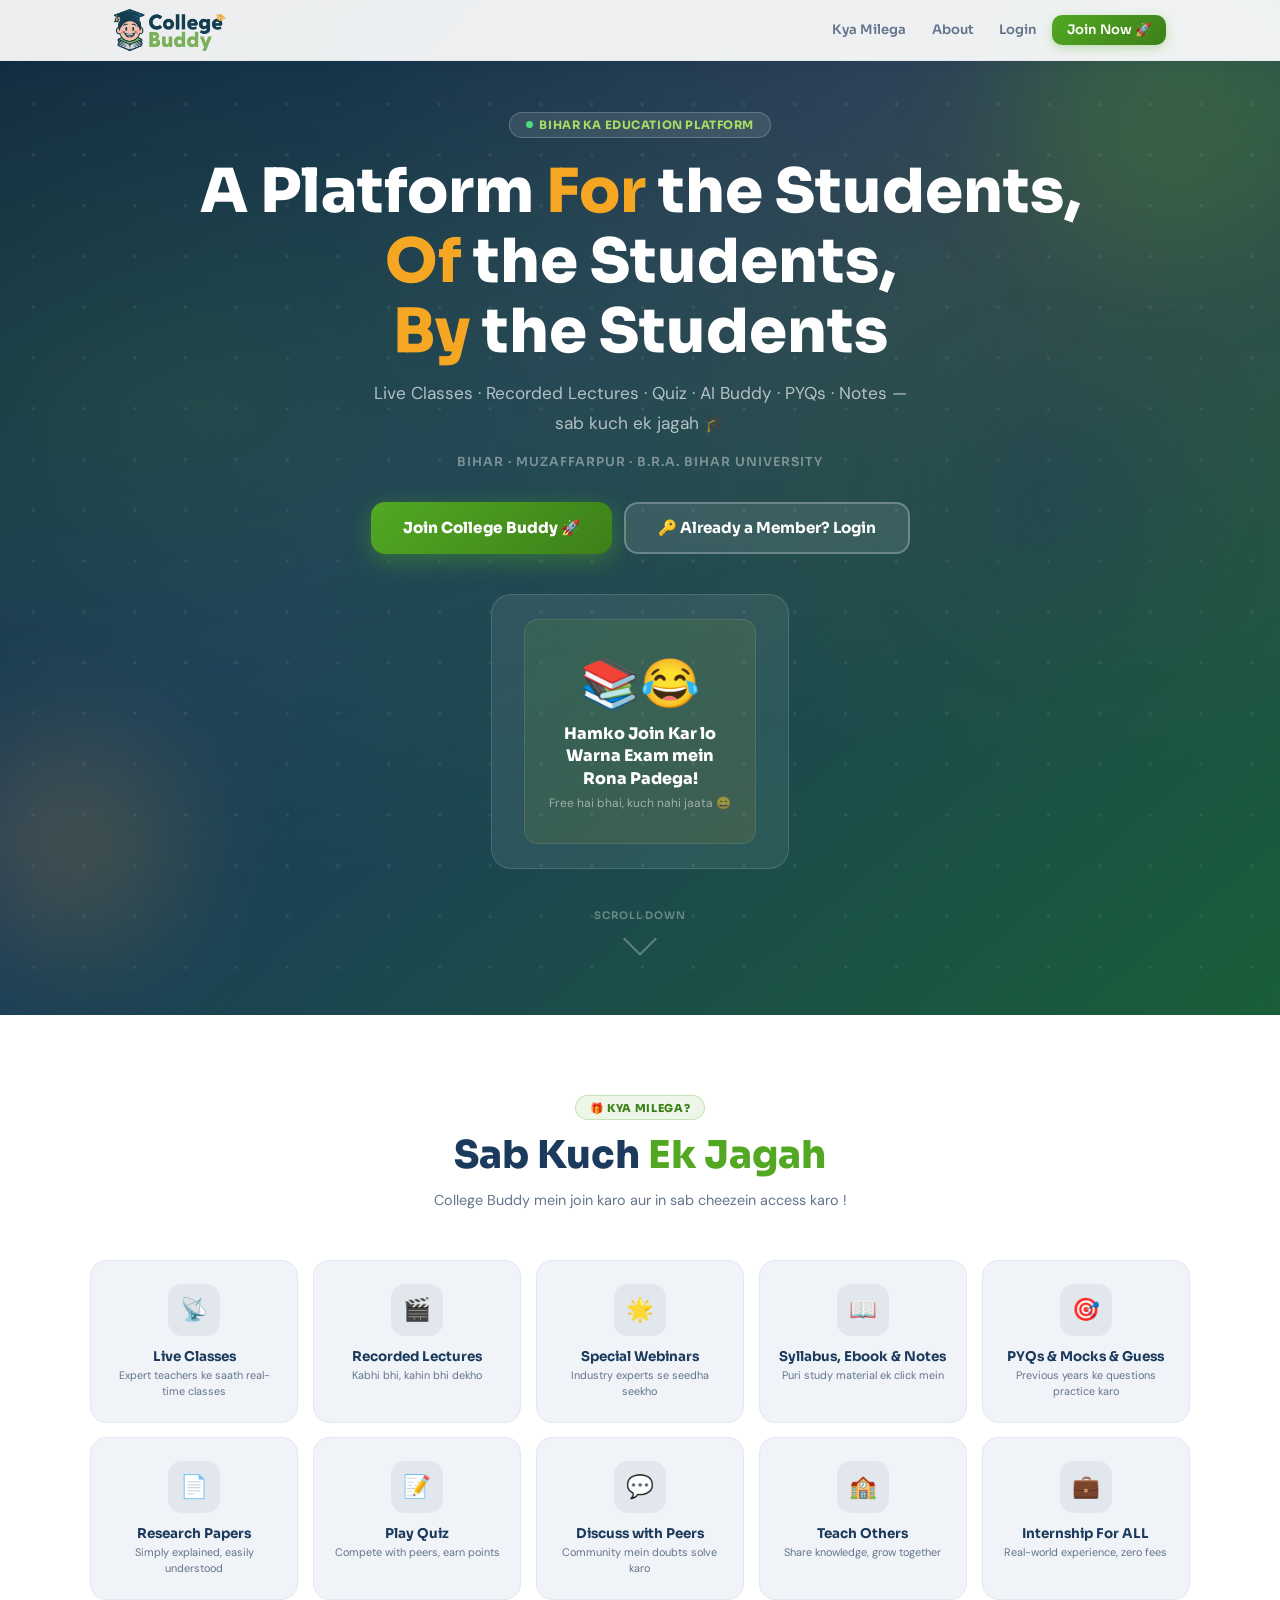
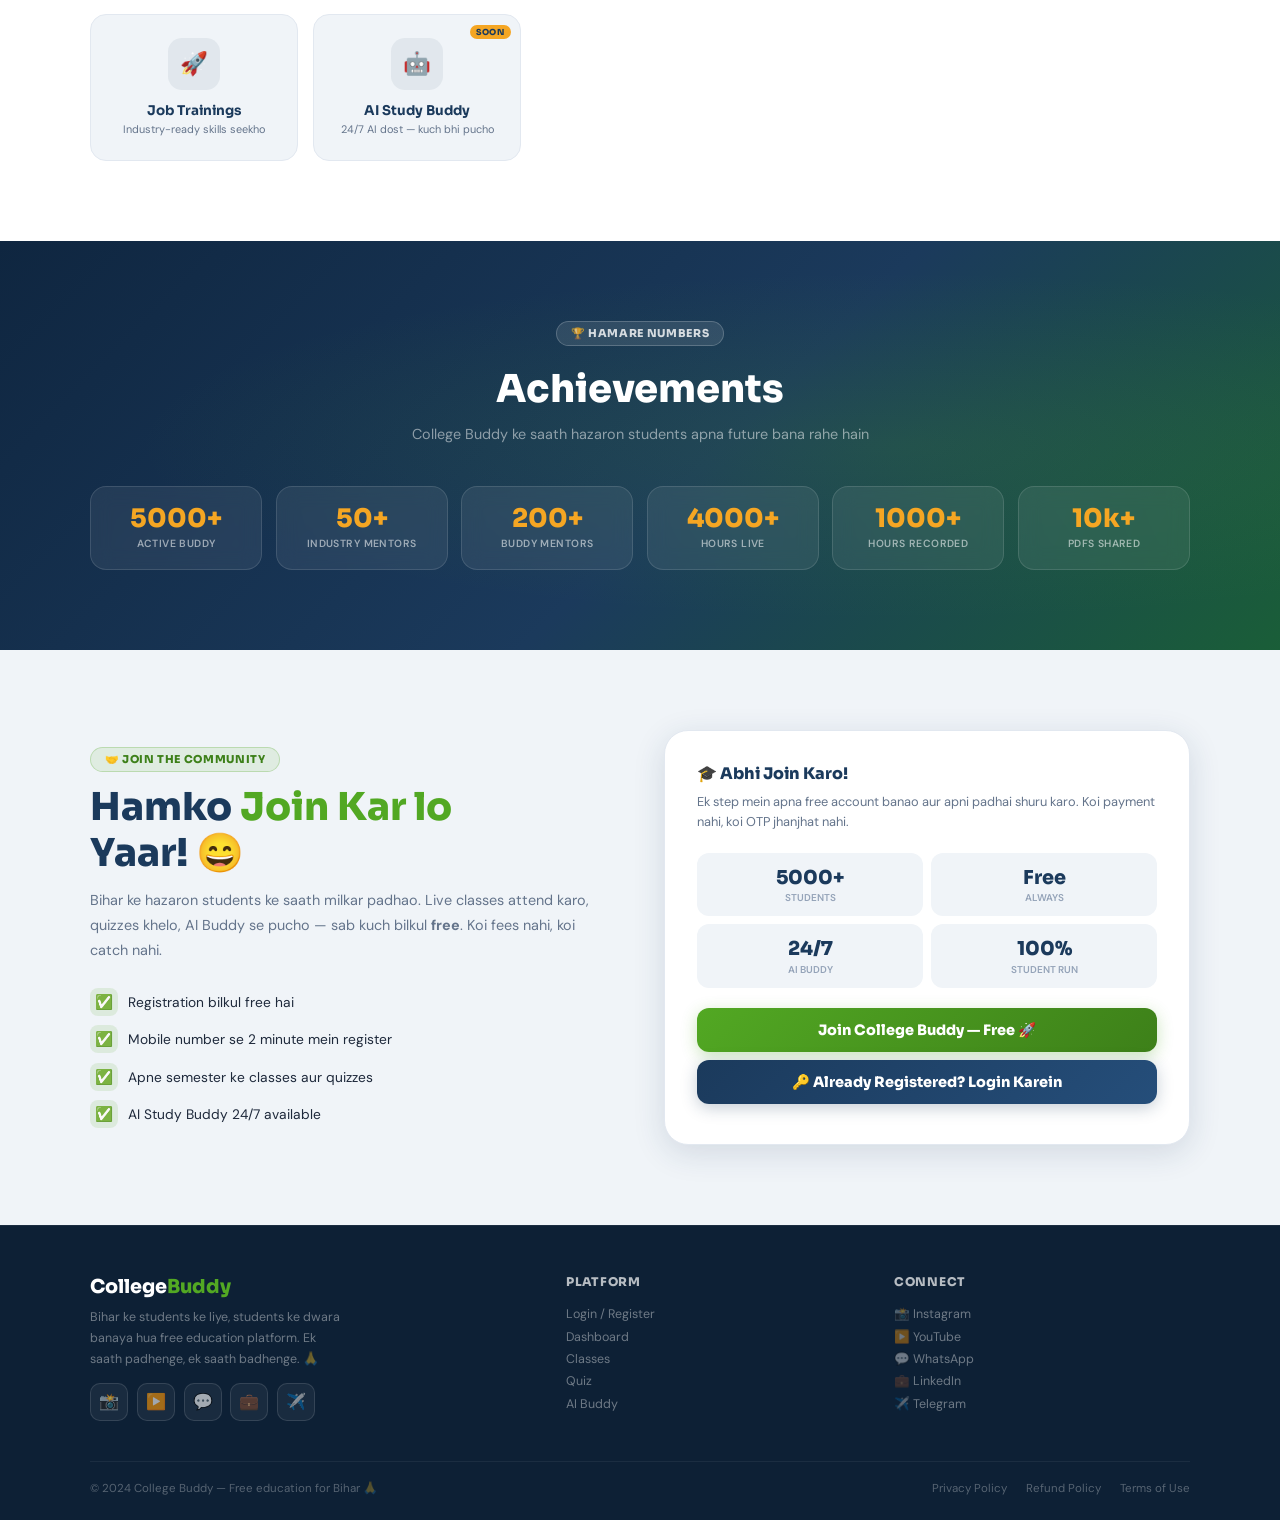
<file: index.html>
<!DOCTYPE html>
<html lang="en">
<head>
<meta charset="UTF-8"/>
<meta name="viewport" content="width=device-width, initial-scale=1.0"/>
<title>College Buddy — Quality Education for Bihar 🎓</title>
<link href="https://fonts.googleapis.com/css2?family=Sora:wght@400;600;700;800&family=DM+Sans:wght@400;500;600&display=swap" rel="stylesheet"/>
<style>
/* ── TOKENS (matches common.css) ─────────────────── */
:root {
  --navy:   #1b3a5c;
  --navy2:  #254e7a;
  --green:  #52a823;
  --green2: #3d8019;
  --gold:   #f5a623;
  --bg:     #f0f4f8;
  --red:    #ef4444;
  --white:  #ffffff;
  --border: #e2e8f0;
  --text:   #1e293b;
  --muted:  #64748b;
  --faint:  #94a3b8;
  --radius: 14px;
  --shadow: 0 4px 20px rgba(27,58,92,.09);
  --shadow-lg: 0 8px 32px rgba(27,58,92,.14);
}

*, *::before, *::after { box-sizing: border-box; margin: 0; padding: 0; }
html { scroll-behavior: smooth; }
body {
  font-family: 'DM Sans', sans-serif;
  background: var(--bg);
  color: var(--text);
  overflow-x: hidden;
  -webkit-font-smoothing: antialiased;
}

/* ── NAV ─────────────────────────────────────────── */
.nav {
  position: fixed; top: 0; left: 0; right: 0; z-index: 999;
  background: rgba(255,255,255,0.92);
  backdrop-filter: blur(14px);
  border-bottom: 1.5px solid var(--border);
  box-shadow: 0 2px 12px rgba(27,58,92,.08);
}
.nav-inner {
  max-width: 1100px; margin: 0 auto;
  display: flex; align-items: center;
  padding: .55rem 1.5rem; gap: 1rem;
}
.nav-logo { height: 42px; object-fit: contain; flex-shrink: 0; }
.nav-logo-text {
  font-family: 'Sora', sans-serif; font-weight: 800;
  font-size: 1.2rem; color: var(--navy); flex: 1;
}
.nav-logo-text span { color: var(--green); }
.nav-links { display: flex; gap: .2rem; align-items: center; }
.nav-links a {
  font-family: 'Sora', sans-serif; font-weight: 600;
  font-size: .82rem; color: var(--muted);
  text-decoration: none; padding: .38rem .7rem;
  border-radius: 8px; transition: all .2s;
}
.nav-links a:hover { color: var(--navy); background: var(--bg); }
.nav-btn {
  background: linear-gradient(135deg, var(--green), var(--green2));
  color: #fff !important; border-radius: 10px !important;
  padding: .42rem .95rem !important;
  box-shadow: 0 3px 10px rgba(82,168,35,.3);
}
.nav-btn:hover { transform: translateY(-1px); box-shadow: 0 5px 14px rgba(82,168,35,.38) !important; }
.hamburger {
  display: none; flex-direction: column; gap: 4px; cursor: pointer;
  padding: .3rem; background: none; border: none;
}
.hamburger span {
  width: 22px; height: 2.5px; background: var(--navy);
  border-radius: 99px; transition: all .3s;
}

/* ── HERO ─────────────────────────────────────────── */
.hero {
  min-height: 100vh;
  background: linear-gradient(140deg, #0f2640 0%, #1b3a5c 40%, #1a5e38 100%);
  display: flex; flex-direction: column;
  align-items: center; justify-content: center;
  padding: 7rem 1.5rem 4rem;
  position: relative; overflow: hidden;
  text-align: center;
}
.hero::before {
  content: '';
  position: absolute; inset: 0;
  background:
    radial-gradient(ellipse at 15% 40%, rgba(82,168,35,.18) 0%, transparent 55%),
    radial-gradient(ellipse at 85% 20%, rgba(245,166,35,.12) 0%, transparent 50%);
  pointer-events: none;
}
.hero-pattern {
  position: absolute; inset: 0; pointer-events: none; overflow: hidden; opacity: .07;
}
.hero-pattern svg { width: 100%; height: 100%; }

/* Floating blobs */
.blob {
  position: absolute; border-radius: 50%; filter: blur(60px);
  pointer-events: none; animation: blobFloat 8s ease-in-out infinite;
}
.blob-1 { width: 320px; height: 320px; background: rgba(82,168,35,.22);
          top: -80px; right: -60px; animation-delay: 0s; }
.blob-2 { width: 220px; height: 220px; background: rgba(245,166,35,.18);
          bottom: 60px; left: -40px; animation-delay: 3s; }
.blob-3 { width: 180px; height: 180px; background: rgba(27,58,92,.3);
          top: 40%; right: 10%; animation-delay: 5s; }
@keyframes blobFloat {
  0%,100% { transform: translateY(0) scale(1); }
  50%      { transform: translateY(-24px) scale(1.06); }
}

.hero-chip {
  display: inline-flex; align-items: center; gap: .4rem;
  background: rgba(255,255,255,.1); border: 1.5px solid rgba(255,255,255,.2);
  border-radius: 99px; padding: .3rem 1rem;
  color: #a8e063; font-size: .72rem; font-weight: 700;
  font-family: 'Sora', sans-serif; letter-spacing: .05em;
  text-transform: uppercase; margin-bottom: 1.2rem;
  animation: fadeUp .6s ease both;
}
.hero-chip .dot { width: 7px; height: 7px; background: #4ade80;
                  border-radius: 50%; animation: blink 2s infinite; }
@keyframes blink { 0%,100%{opacity:1}50%{opacity:.3} }

.hero h1 {
  font-family: 'Sora', sans-serif; font-weight: 800;
  color: #fff; font-size: clamp(2rem, 6vw, 3.8rem);
  line-height: 1.15; margin-bottom: .8rem;
  animation: fadeUp .7s .1s ease both;
}
.hero h1 em { color: var(--gold); font-style: normal; }
.hero-sub {
  color: rgba(255,255,255,.65); font-size: clamp(.88rem, 2vw, 1.08rem);
  max-width: 560px; margin: 0 auto 1rem; line-height: 1.7;
  animation: fadeUp .7s .2s ease both;
}
.hero-tagline {
  color: rgba(255,255,255,.4); font-size: .78rem; font-weight: 600;
  font-family: 'Sora', sans-serif; letter-spacing: .08em;
  text-transform: uppercase; margin-bottom: 2rem;
  animation: fadeUp .7s .25s ease both;
}

.hero-btns {
  display: flex; gap: .75rem; justify-content: center; flex-wrap: wrap;
  animation: fadeUp .7s .35s ease both;
}
.btn-hero-primary {
  background: linear-gradient(135deg, var(--green), var(--green2));
  color: #fff; border: none; border-radius: 14px;
  padding: .9rem 2rem; font-family: 'Sora', sans-serif;
  font-weight: 800; font-size: .95rem; cursor: pointer;
  box-shadow: 0 6px 24px rgba(82,168,35,.45);
  text-decoration: none; display: inline-flex;
  align-items: center; gap: .5rem;
  transition: transform .2s, box-shadow .2s;
}
.btn-hero-primary:hover { transform: translateY(-2px); box-shadow: 0 10px 30px rgba(82,168,35,.5); }
.btn-hero-secondary {
  background: rgba(255,255,255,.1); color: #fff;
  border: 2px solid rgba(255,255,255,.25); border-radius: 14px;
  padding: .9rem 2rem; font-family: 'Sora', sans-serif;
  font-weight: 700; font-size: .95rem; cursor: pointer;
  text-decoration: none; display: inline-flex;
  align-items: center; gap: .5rem;
  transition: all .2s; backdrop-filter: blur(8px);
}
.btn-hero-secondary:hover { background: rgba(255,255,255,.18); transform: translateY(-1px); }

/* Hero image strip */
.hero-meme {
  margin-top: 2.5rem; position: relative;
  animation: fadeUp .7s .45s ease both;
}
.hero-meme-card {
  background: rgba(255,255,255,.08); border: 1.5px solid rgba(255,255,255,.14);
  border-radius: 20px; padding: 1.5rem 2rem;
  backdrop-filter: blur(10px);
  display: inline-block; max-width: 380px;
}
.meme-inner {
  background: linear-gradient(135deg, rgba(82,168,35,.15), rgba(245,166,35,.1));
  border-radius: 14px; padding: 2rem 1.5rem; text-align: center;
  border: 1px solid rgba(255,255,255,.1);
}
.meme-emoji { font-size: 3rem; margin-bottom: .5rem; }
.meme-text {
  font-family: 'Sora', sans-serif; font-weight: 800;
  color: #fff; font-size: 1rem; line-height: 1.4;
}
.meme-sub { color: rgba(255,255,255,.5); font-size: .75rem; margin-top: .3rem; }

/* ── SCROLL INDICATOR ──────────────────────────── */
.scroll-indicator {
  display: flex; flex-direction: column; align-items: center;
  gap: .35rem; margin-top: 2.5rem; color: rgba(255,255,255,.35);
  font-size: .65rem; font-weight: 600; letter-spacing: .08em;
  text-transform: uppercase; font-family: 'Sora', sans-serif;
  animation: fadeUp .7s .6s ease both;
}
.scroll-arrow {
  width: 24px; height: 24px; border-right: 2px solid rgba(255,255,255,.3);
  border-bottom: 2px solid rgba(255,255,255,.3);
  transform: rotate(45deg); animation: scrollBounce 1.5s infinite;
}
@keyframes scrollBounce { 0%,100%{transform:rotate(45deg) translateY(0)}50%{transform:rotate(45deg) translateY(5px)} }

/* ── SECTION COMMON ──────────────────────────── */
.section { padding: 5rem 1.5rem; max-width: 1100px; margin: 0 auto; }
.section-full { padding: 5rem 1.5rem; }
.sec-chip {
  display: inline-flex; align-items: center; gap: .35rem;
  background: rgba(82,168,35,.1); border: 1.5px solid rgba(82,168,35,.25);
  border-radius: 99px; padding: .28rem .85rem;
  color: var(--green2); font-size: .68rem; font-weight: 800;
  font-family: 'Sora', sans-serif; letter-spacing: .06em;
  text-transform: uppercase; margin-bottom: .75rem;
}
.sec-title {
  font-family: 'Sora', sans-serif; font-weight: 800;
  color: var(--navy); font-size: clamp(1.6rem, 4vw, 2.4rem);
  line-height: 1.2; margin-bottom: .6rem;
}
.sec-title em { color: var(--green); font-style: normal; }
.sec-sub { color: var(--muted); font-size: .9rem; line-height: 1.7;
           max-width: 540px; }

/* ── KYA MILEGA ──────────────────────────────── */
.features-section {
  background: var(--white);
  padding: 5rem 1.5rem;
}
.features-inner { max-width: 1100px; margin: 0 auto; }
.features-header { text-align: center; margin-bottom: 3rem; }
.features-header .sec-sub { margin: 0 auto; }

.features-grid {
  display: grid;
  grid-template-columns: repeat(auto-fill, minmax(200px, 1fr));
  gap: .9rem;
}
.feat-card {
  background: var(--bg); border: 1.5px solid var(--border);
  border-radius: 16px; padding: 1.4rem 1.1rem;
  text-align: center; cursor: pointer;
  transition: all .22s; position: relative; overflow: hidden;
}
.feat-card::before {
  content: ''; position: absolute; inset: 0;
  background: linear-gradient(135deg, var(--green), var(--green2));
  opacity: 0; transition: opacity .22s;
}
.feat-card:hover { transform: translateY(-4px); border-color: var(--green);
                   box-shadow: 0 8px 28px rgba(82,168,35,.18); }
.feat-card:hover::before { opacity: 1; }
.feat-card:hover .feat-icon,
.feat-card:hover .feat-title,
.feat-card:hover .feat-sub { color: #fff; position: relative; z-index: 1; }
.feat-card:hover .feat-icon-wrap { background: rgba(255,255,255,.2); }
.feat-icon-wrap {
  width: 52px; height: 52px; border-radius: 14px;
  background: rgba(27,58,92,.07); display: flex;
  align-items: center; justify-content: center;
  margin: 0 auto .75rem; transition: background .22s;
  position: relative; z-index: 1;
}
.feat-icon { font-size: 1.4rem; position: relative; z-index: 1; }
.feat-title {
  font-family: 'Sora', sans-serif; font-weight: 700;
  color: var(--navy); font-size: .84rem;
  margin-bottom: .2rem; position: relative; z-index: 1;
  transition: color .22s;
}
.feat-sub {
  font-size: .68rem; color: var(--muted); line-height: 1.45;
  position: relative; z-index: 1; transition: color .22s;
}

/* Coming soon badge */
.feat-badge {
  position: absolute; top: .6rem; right: .6rem;
  background: var(--gold); color: var(--navy);
  font-family: 'Sora', sans-serif; font-weight: 800;
  font-size: .52rem; padding: .12rem .42rem; border-radius: 99px;
  text-transform: uppercase; letter-spacing: .05em; z-index: 2;
}

/* ── ACHIEVEMENTS ─────────────────────────────── */
.achievements-section {
  background: linear-gradient(135deg, #0f2640 0%, #1b3a5c 55%, #1a5e38 100%);
  padding: 5rem 1.5rem;
  position: relative; overflow: hidden;
}
.achievements-section::before {
  content: '';
  position: absolute; inset: 0;
  background: radial-gradient(ellipse at 70% 50%, rgba(82,168,35,.15) 0%, transparent 60%);
  pointer-events: none;
}
.achievements-inner { max-width: 1100px; margin: 0 auto; position: relative; }
.ach-header { text-align: center; margin-bottom: 2.5rem; }
.ach-header .sec-title { color: #fff; }
.ach-header .sec-sub { color: rgba(255,255,255,.55); margin: 0 auto; }

.ach-grid {
  display: grid;
  grid-template-columns: repeat(3, 1fr);
  gap: .85rem;
}
@media(min-width: 600px) { .ach-grid { grid-template-columns: repeat(3, 1fr); } }
@media(min-width: 900px) { .ach-grid { grid-template-columns: repeat(6, 1fr); } }

.ach-card {
  background: rgba(255,255,255,.07); border: 1px solid rgba(255,255,255,.12);
  border-radius: 16px; padding: 1.2rem .8rem; text-align: center;
  backdrop-filter: blur(10px);
  transition: transform .2s, background .2s;
}
.ach-card:hover { transform: translateY(-3px); background: rgba(255,255,255,.12); }
.ach-num {
  font-family: 'Sora', sans-serif; font-weight: 800;
  color: var(--gold); font-size: 1.6rem; line-height: 1;
}
.ach-lbl {
  font-size: .65rem; color: rgba(255,255,255,.55); margin-top: .3rem;
  font-weight: 600; text-transform: uppercase; letter-spacing: .04em;
}

/* ── PLATFORM INVITE ──────────────────────────── */
.invite-section {
  background: var(--bg); padding: 5rem 1.5rem;
}
.invite-inner {
  max-width: 1100px; margin: 0 auto;
  display: grid; grid-template-columns: 1fr 1fr;
  gap: 3rem; align-items: center;
}
/* .invite-left { } */
.invite-right {
  background: #fff; border-radius: 24px;
  box-shadow: var(--shadow-lg); padding: 2rem;
  border: 1.5px solid var(--border);
}
.invite-card-title {
  font-family: 'Sora', sans-serif; font-weight: 800;
  color: var(--navy); font-size: 1rem; margin-bottom: .5rem;
}
.invite-card-sub { font-size: .8rem; color: var(--muted); margin-bottom: 1.25rem; line-height: 1.6; }
.invite-stats {
  display: grid; grid-template-columns: 1fr 1fr;
  gap: .5rem; margin-bottom: 1.25rem;
}
.is-box {
  background: var(--bg); border-radius: 12px; padding: .75rem;
  text-align: center;
}
.is-num { font-family: 'Sora', sans-serif; font-weight: 800;
          color: var(--navy); font-size: 1.2rem; }
.is-lbl { font-size: .62rem; color: var(--faint); font-weight: 600;
          text-transform: uppercase; margin-top: .1rem; }
.btn-invite {
  width: 100%; background: linear-gradient(135deg, var(--navy), var(--navy2));
  color: #fff; border: none; border-radius: 12px; padding: .82rem;
  font-family: 'Sora', sans-serif; font-weight: 800; font-size: .9rem;
  cursor: pointer; text-decoration: none; display: block; text-align: center;
  transition: transform .2s, box-shadow .2s; margin-bottom: .5rem;
  box-shadow: 0 4px 16px rgba(27,58,92,.25);
}
.btn-invite:hover { transform: translateY(-2px); box-shadow: 0 8px 24px rgba(27,58,92,.32); }
.btn-invite-green {
  background: linear-gradient(135deg, var(--green), var(--green2));
  box-shadow: 0 4px 16px rgba(82,168,35,.3);
}
.btn-invite-green:hover { box-shadow: 0 8px 24px rgba(82,168,35,.4); }

/* ── FOOTER ───────────────────────────────────── */
.footer {
  background: #0d2035;
  padding: 3rem 1.5rem 1.5rem;
  border-top: 1px solid rgba(255,255,255,.06);
}
.footer-inner { max-width: 1100px; margin: 0 auto; }
.footer-top {
  display: grid; grid-template-columns: 1.5fr 1fr 1fr;
  gap: 2rem; margin-bottom: 2.5rem;
}
.footer-brand .fb-logo {
  font-family: 'Sora', sans-serif; font-weight: 800;
  color: #fff; font-size: 1.2rem; margin-bottom: .5rem;
}
.footer-brand .fb-logo span { color: var(--green); }
.footer-brand p {
  font-size: .78rem; color: rgba(255,255,255,.4);
  line-height: 1.65; max-width: 260px;
}
.footer-col h4 {
  font-family: 'Sora', sans-serif; font-weight: 800;
  color: rgba(255,255,255,.7); font-size: .75rem;
  text-transform: uppercase; letter-spacing: .06em; margin-bottom: .85rem;
}
.footer-col a {
  display: block; color: rgba(255,255,255,.4); font-size: .78rem;
  text-decoration: none; padding: .2rem 0;
  transition: color .2s;
}
.footer-col a:hover { color: #fff; }

/* Social icons */
.social-links { display: flex; gap: .55rem; margin-top: .85rem; flex-wrap: wrap; }
.social-btn {
  width: 38px; height: 38px; border-radius: 10px;
  display: flex; align-items: center; justify-content: center;
  text-decoration: none; font-size: 1rem;
  border: 1.5px solid rgba(255,255,255,.12);
  background: rgba(255,255,255,.05);
  transition: all .2s; color: rgba(255,255,255,.6);
}
.social-btn:hover { background: var(--green); border-color: var(--green); color: #fff; transform: translateY(-2px); }
.social-btn.insta:hover { background: linear-gradient(135deg, #f09433, #e6683c, #dc2743, #cc2366, #bc1888); border-color: transparent; }
.social-btn.yt:hover    { background: #ff0000; border-color: transparent; color: #fff; }
.social-btn.wa:hover    { background: #25d366; border-color: transparent; color: #fff; }
.social-btn.li:hover    { background: #0077b5; border-color: transparent; color: #fff; }
.social-btn.tg:hover    { background: #229ED9; border-color: transparent; color: #fff; }

.footer-bottom {
  border-top: 1px solid rgba(255,255,255,.06);
  padding-top: 1.2rem;
  display: flex; align-items: center; justify-content: space-between;
  flex-wrap: wrap; gap: .5rem;
}
.footer-bottom p { font-size: .72rem; color: rgba(255,255,255,.3); }
.footer-policies { display: flex; gap: 1.2rem; }
.footer-policies a {
  font-size: .72rem; color: rgba(255,255,255,.3);
  text-decoration: none; transition: color .2s;
}
.footer-policies a:hover { color: rgba(255,255,255,.7); }

/* ── ANIMATIONS ───────────────────────────────── */
@keyframes fadeUp {
  from { opacity: 0; transform: translateY(20px); }
  to   { opacity: 1; transform: translateY(0); }
}

/* Intersection observer fade-in */
.reveal {
  opacity: 0; transform: translateY(24px);
  transition: opacity .6s ease, transform .6s ease;
}
.reveal.visible { opacity: 1; transform: translateY(0); }

/* ── RESPONSIVE ───────────────────────────────── */
@media(max-width: 768px) {
  .nav-links { display: none; }
  .hamburger { display: flex; }
  .nav-links.open {
    display: flex; flex-direction: column;
    position: fixed; top: 60px; left: 0; right: 0;
    background: #fff; padding: 1rem 1.5rem;
    border-bottom: 1.5px solid var(--border);
    box-shadow: 0 8px 24px rgba(27,58,92,.1);
    gap: .3rem;
  }
  .invite-inner { grid-template-columns: 1fr; }
  .footer-top   { grid-template-columns: 1fr; gap: 1.5rem; }
  .features-grid { grid-template-columns: repeat(2, 1fr); }
  .ach-grid { grid-template-columns: repeat(3, 1fr); }
}
@media(max-width: 400px) {
  .features-grid { grid-template-columns: repeat(2, 1fr); }
}
</style>
</head>
<body>

<!-- ── NAV ────────────────────────────────────── -->
<nav class="nav">
  <div class="nav-inner">
    <img src="cbdlogo.png" alt="College Buddy" class="nav-logo"
         onerror="this.outerHTML='<div style=\'font-family:Sora,sans-serif;font-weight:800;font-size:1.1rem;color:#1b3a5c\'>College<span style=\'color:#52a823\'>Buddy</span></div>'"/>
    <div style="flex:1;"></div>
    <div class="nav-links" id="navLinks">
      <a href="#features">Kya Milega</a>
      <a href="#achievements">About</a>
      <a href="login/index.html">Login</a>
      <a href="login/index.html" class="nav-btn">Join Now 🚀</a>
    </div>
    <button class="hamburger" id="hamburger" onclick="toggleMenu()" aria-label="Menu">
      <span></span><span></span><span></span>
    </button>
  </div>
</nav>

<!-- ── HERO ───────────────────────────────────── -->
<section class="hero">
  <!-- Background pattern -->
  <div class="hero-pattern">
    <svg viewBox="0 0 1200 800" preserveAspectRatio="xMidYMid slice" xmlns="http://www.w3.org/2000/svg">
      <defs>
        <pattern id="dots" x="0" y="0" width="40" height="40" patternUnits="userSpaceOnUse">
          <circle cx="2" cy="2" r="1.5" fill="white"/>
        </pattern>
      </defs>
      <rect width="1200" height="800" fill="url(#dots)"/>
    </svg>
  </div>
  <!-- Blobs -->
  <div class="blob blob-1"></div>
  <div class="blob blob-2"></div>
  <div class="blob blob-3"></div>

  <div class="hero-chip">
    <span class="dot"></span>
    Bihar ka Education Platform
  </div>

  <h1>
    A Platform <em>For</em> the Students,<br>
    <em>Of</em> the Students,<br>
    <em>By</em> the Students
  </h1>
  <p class="hero-sub">
    Live Classes · Recorded Lectures · Quiz · AI Buddy · PYQs · Notes —
    sab kuch ek jagah 🎓
  </p>
  <p class="hero-tagline">Bihar · Muzaffarpur · B.R.A. Bihar University</p>

  <div class="hero-btns">
    <a href="login/index.html" class="btn-hero-primary">
      Join College Buddy 🚀
    </a>
    <a href="login/index.html" class="btn-hero-secondary">
      🔑 Already a Member? Login
    </a>
  </div>

  <div class="hero-meme">
    <div class="hero-meme-card">
      <div class="meme-inner">
        <div class="meme-emoji">📚😂</div>
        <div class="meme-text">Hamko Join Kar lo<br>Warna Exam mein<br>Rona Padega!</div>
        <div class="meme-sub">Free hai bhai, kuch nahi jaata 😄</div>
      </div>
    </div>
  </div>

  <div class="scroll-indicator">
    <span>Scroll Down</span>
    <div class="scroll-arrow"></div>
  </div>
</section>

<!-- ── KYA MILEGA ──────────────────────────────── -->
<section class="features-section" id="features">
  <div class="features-inner">
    <div class="features-header reveal">
      <div class="sec-chip">🎁 Kya Milega?</div>
      <h2 class="sec-title">Sab Kuch <em>Ek Jagah</em></h2>
      <p class="sec-sub">College Buddy mein join karo aur in sab cheezein access karo !</p>
    </div>

    <div class="features-grid">

      <div class="feat-card reveal" onclick="goLogin()">
        <div class="feat-icon-wrap"><div class="feat-icon">📡</div></div>
        <div class="feat-title">Live Classes</div>
        <div class="feat-sub">Expert teachers ke saath real-time classes</div>
      </div>

      <div class="feat-card reveal" onclick="goLogin()">
        <div class="feat-icon-wrap"><div class="feat-icon">🎬</div></div>
        <div class="feat-title">Recorded Lectures</div>
        <div class="feat-sub">Kabhi bhi, kahin bhi dekho</div>
      </div>

      <div class="feat-card reveal" onclick="goLogin()">
        <div class="feat-icon-wrap"><div class="feat-icon">🌟</div></div>
        <div class="feat-title">Special Webinars</div>
        <div class="feat-sub">Industry experts se seedha seekho</div>
      </div>

      <div class="feat-card reveal" onclick="goLogin()">
        <div class="feat-icon-wrap"><div class="feat-icon">📖</div></div>
        <div class="feat-title">Syllabus, Ebook & Notes</div>
        <div class="feat-sub">Puri study material ek click mein</div>
      </div>

      <div class="feat-card reveal" onclick="goLogin()">
        <div class="feat-icon-wrap"><div class="feat-icon">🎯</div></div>
        <div class="feat-title">PYQs & Mocks & Guess</div>
        <div class="feat-sub">Previous years ke questions practice karo</div>
      </div>

      <div class="feat-card reveal" onclick="goLogin()">
        <div class="feat-icon-wrap"><div class="feat-icon">📄</div></div>
        <div class="feat-title">Research Papers</div>
        <div class="feat-sub">Simply explained, easily understood</div>
      </div>

      <div class="feat-card reveal" onclick="goLogin()">
        <div class="feat-icon-wrap"><div class="feat-icon">📝</div></div>
        <div class="feat-title">Play Quiz</div>
        <div class="feat-sub">Compete with peers, earn points</div>
      </div>

      <div class="feat-card reveal" onclick="goLogin()">
        <div class="feat-icon-wrap"><div class="feat-icon">💬</div></div>
        <div class="feat-title">Discuss with Peers</div>
        <div class="feat-sub">Community mein doubts solve karo</div>
      </div>

      <div class="feat-card reveal" onclick="goLogin()">
        <div class="feat-icon-wrap"><div class="feat-icon">🏫</div></div>
        <div class="feat-title">Teach Others</div>
        <div class="feat-sub">Share knowledge, grow together</div>
      </div>

      <div class="feat-card reveal" onclick="goLogin()">
        <div class="feat-icon-wrap"><div class="feat-icon">💼</div></div>
        <div class="feat-title">Internship For ALL</div>
        <div class="feat-sub">Real-world experience, zero fees</div>
      </div>

      <div class="feat-card reveal" onclick="goLogin()">
        <div class="feat-icon-wrap"><div class="feat-icon">🚀</div></div>
        <div class="feat-title">Job Trainings</div>
        <div class="feat-sub">Industry-ready skills seekho</div>
      </div>

      <div class="feat-card reveal" onclick="goLogin()" style="position:relative;">
        <div class="feat-badge">Soon</div>
        <div class="feat-icon-wrap"><div class="feat-icon">🤖</div></div>
        <div class="feat-title">AI Study Buddy</div>
        <div class="feat-sub">24/7 AI dost — kuch bhi pucho</div>
      </div>

    </div>
  </div>
</section>

<!-- ── ACHIEVEMENTS ────────────────────────────── -->
<section class="achievements-section" id="achievements">
  <div class="achievements-inner">
    <div class="ach-header reveal">
      <div class="sec-chip" style="background:rgba(255,255,255,.1);border-color:rgba(255,255,255,.2);color:rgba(255,255,255,.8);">🏆 Hamare Numbers</div>
      <h2 class="sec-title" style="color:#fff; margin-top:.5rem;">Achievements</h2>
      <p class="sec-sub" style="color:rgba(255,255,255,.5);margin:0 auto;">
        College Buddy ke saath hazaron students apna future bana rahe hain
      </p>
    </div>
    <div class="ach-grid">
      <div class="ach-card reveal">
        <div class="ach-num">5000+</div>
        <div class="ach-lbl">Active Buddy</div>
      </div>
      <div class="ach-card reveal">
        <div class="ach-num">50+</div>
        <div class="ach-lbl">Industry Mentors</div>
      </div>
      <div class="ach-card reveal">
        <div class="ach-num">200+</div>
        <div class="ach-lbl">Buddy Mentors</div>
      </div>
      <div class="ach-card reveal">
        <div class="ach-num">4000+</div>
        <div class="ach-lbl">Hours Live</div>
      </div>
      <div class="ach-card reveal">
        <div class="ach-num">1000+</div>
        <div class="ach-lbl">Hours Recorded</div>
      </div>
      <div class="ach-card reveal">
        <div class="ach-num">10k+</div>
        <div class="ach-lbl">PDFs Shared</div>
      </div>
    </div>
  </div>
</section>

<!-- ── PLATFORM INVITE ─────────────────────────── -->
<section class="invite-section">
  <div class="invite-inner">
    <div class="invite-left reveal">
      <div class="sec-chip">🤝 Join the Community</div>
      <h2 class="sec-title" style="margin-bottom:.75rem;">
        Hamko <em>Join Kar lo</em><br>Yaar! 😄
      </h2>
      <p style="color:var(--muted);font-size:.9rem;line-height:1.75;margin-bottom:1.5rem;">
        Bihar ke hazaron students ke saath milkar padhao.
        Live classes attend karo, quizzes khelo, AI Buddy se pucho —
        sab kuch bilkul <strong>free</strong>. Koi fees nahi, koi catch nahi.
      </p>
      <div style="display:flex;flex-direction:column;gap:.6rem;">
        <div style="display:flex;align-items:center;gap:.65rem;font-size:.86rem;color:var(--text);">
          <span style="width:28px;height:28px;background:rgba(82,168,35,.12);border-radius:8px;display:flex;align-items:center;justify-content:center;font-size:.9rem;flex-shrink:0;">✅</span>
          Registration bilkul free hai
        </div>
        <div style="display:flex;align-items:center;gap:.65rem;font-size:.86rem;color:var(--text);">
          <span style="width:28px;height:28px;background:rgba(82,168,35,.12);border-radius:8px;display:flex;align-items:center;justify-content:center;font-size:.9rem;flex-shrink:0;">✅</span>
          Mobile number se 2 minute mein register
        </div>
        <div style="display:flex;align-items:center;gap:.65rem;font-size:.86rem;color:var(--text);">
          <span style="width:28px;height:28px;background:rgba(82,168,35,.12);border-radius:8px;display:flex;align-items:center;justify-content:center;font-size:.9rem;flex-shrink:0;">✅</span>
          Apne semester ke classes aur quizzes
        </div>
        <div style="display:flex;align-items:center;gap:.65rem;font-size:.86rem;color:var(--text);">
          <span style="width:28px;height:28px;background:rgba(82,168,35,.12);border-radius:8px;display:flex;align-items:center;justify-content:center;font-size:.9rem;flex-shrink:0;">✅</span>
          AI Study Buddy 24/7 available
        </div>
      </div>
    </div>

    <div class="invite-right reveal">
      <div class="invite-card-title">🎓 Abhi Join Karo!</div>
      <p class="invite-card-sub">
        Ek step mein apna free account banao aur apni padhai shuru karo.
        Koi payment nahi, koi OTP jhanjhat nahi.
      </p>
      <div class="invite-stats">
        <div class="is-box">
          <div class="is-num">5000+</div>
          <div class="is-lbl">Students</div>
        </div>
        <div class="is-box">
          <div class="is-num">Free</div>
          <div class="is-lbl">Always</div>
        </div>
        <div class="is-box">
          <div class="is-num">24/7</div>
          <div class="is-lbl">AI Buddy</div>
        </div>
        <div class="is-box">
          <div class="is-num">100%</div>
          <div class="is-lbl">Student Run</div>
        </div>
      </div>
      <a href="login/index.html" class="btn-invite btn-invite-green">
        Join College Buddy — Free 🚀
      </a>
      <a href="login/index.html" class="btn-invite" style="margin-top:.5rem;">
        🔑 Already Registered? Login Karein
      </a>
    </div>
  </div>
</section>

<!-- ── FOOTER ──────────────────────────────────── -->
<footer class="footer" id="footer">
  <div class="footer-inner">
    <div class="footer-top">
      <div class="footer-brand">
        <div class="fb-logo">College<span>Buddy</span></div>
        <p style="margin-top:.4rem;">
          Bihar ke students ke liye, students ke dwara banaya hua
          free education platform. Ek saath padhenge, ek saath badhenge. 🙏
        </p>
        <!-- Social Links — URLs set from JS below -->
        <div class="social-links" id="socialLinks"></div>
      </div>

      <div class="footer-col">
        <h4>Platform</h4>
        <a href="login/index.html">Login / Register</a>
        <a href="dashboard/index.html">Dashboard</a>
        <a href="dashboard/index.html">Classes</a>
        <a href="dashboard/index.html">Quiz</a>
        <a href="dashboard/index.html">AI Buddy</a>
      </div>

      <div class="footer-col">
        <h4>Connect</h4>
        <a href="#" id="footerInsta">📸 Instagram</a>
        <a href="#" id="footerYT">▶️ YouTube</a>
        <a href="#" id="footerWA">💬 WhatsApp</a>
        <a href="#" id="footerLI">💼 LinkedIn</a>
        <a href="#" id="footerTG">✈️ Telegram</a>
      </div>
    </div>

    <div class="footer-bottom">
      <p>© 2024 College Buddy — Free education for Bihar 🙏</p>
      <div class="footer-policies">
        <a href="#">Privacy Policy</a>
        <a href="#">Refund Policy</a>
        <a href="#">Terms of Use</a>
      </div>
    </div>
  </div>
</footer>

<script src="common.js"></script>
<script>
// ── Social Links config
// Edit these URLs — they are read from here everywhere on this page
const SOCIAL = {
  instagram: 'https://instagram.com/college.buddy.classes',   // ← replace
  youtube:   'https://youtube.com/@harshitislive7',   // ← replace
  whatsapp:  'https://wa.me/919801907094?text=Hi+College+Buddy.+Ham+website+se+aa+rahe+hain',          // ← replace with group link
  linkedin:  'https://linkedin.com/company/yourpage', // ← replace
  telegram:  'https://t.me/college_buddy',            // ← replace
};

// ── Build social icon buttons ─────────────────
const socialDefs = [
  { key:'instagram', cls:'insta', icon:'📸', label:'Instagram' },
  { key:'youtube',   cls:'yt',    icon:'▶️',  label:'YouTube'   },
  { key:'whatsapp',  cls:'wa',    icon:'💬', label:'WhatsApp'  },
  { key:'linkedin',  cls:'li',    icon:'💼', label:'LinkedIn'  },
  { key:'telegram',  cls:'tg',    icon:'✈️',  label:'Telegram'  },
];

const socialWrap = document.getElementById('socialLinks');
socialDefs.forEach(s => {
  const a = document.createElement('a');
  a.href = SOCIAL[s.key];
  a.target = '_blank';
  a.rel = 'noopener noreferrer';
  a.className = 'social-btn ' + s.cls;
  a.title = s.label;
  a.textContent = s.icon;
  socialWrap.appendChild(a);
});

// ── Footer text links ─────────────────────────
document.getElementById('footerInsta').href = SOCIAL.instagram;
document.getElementById('footerYT').href    = SOCIAL.youtube;
document.getElementById('footerWA').href    = SOCIAL.whatsapp;
document.getElementById('footerLI').href    = SOCIAL.linkedin;
document.getElementById('footerTG').href    = SOCIAL.telegram;

// ── Login redirect ────────────────────────────
function goLogin() {
  window.location.href = 'login/index.html';
}

// ── Hamburger menu ────────────────────────────
function toggleMenu() {
  document.getElementById('navLinks').classList.toggle('open');
}

// ── Scroll reveal ─────────────────────────────
const observer = new IntersectionObserver((entries) => {
  entries.forEach((entry, i) => {
    if (entry.isIntersecting) {
      setTimeout(() => entry.target.classList.add('visible'), i * 60);
      observer.unobserve(entry.target);
    }
  });
}, { threshold: 0.12 });

document.querySelectorAll('.reveal').forEach(el => observer.observe(el));

// ── If already logged in, redirect dashboard ──
const _u = getUser ? getUser() : null;
if (_u) {
  // Optionally redirect:
  // window.location.href = 'dashboard/index.html';
}
</script>
</body>
</html>
</file>
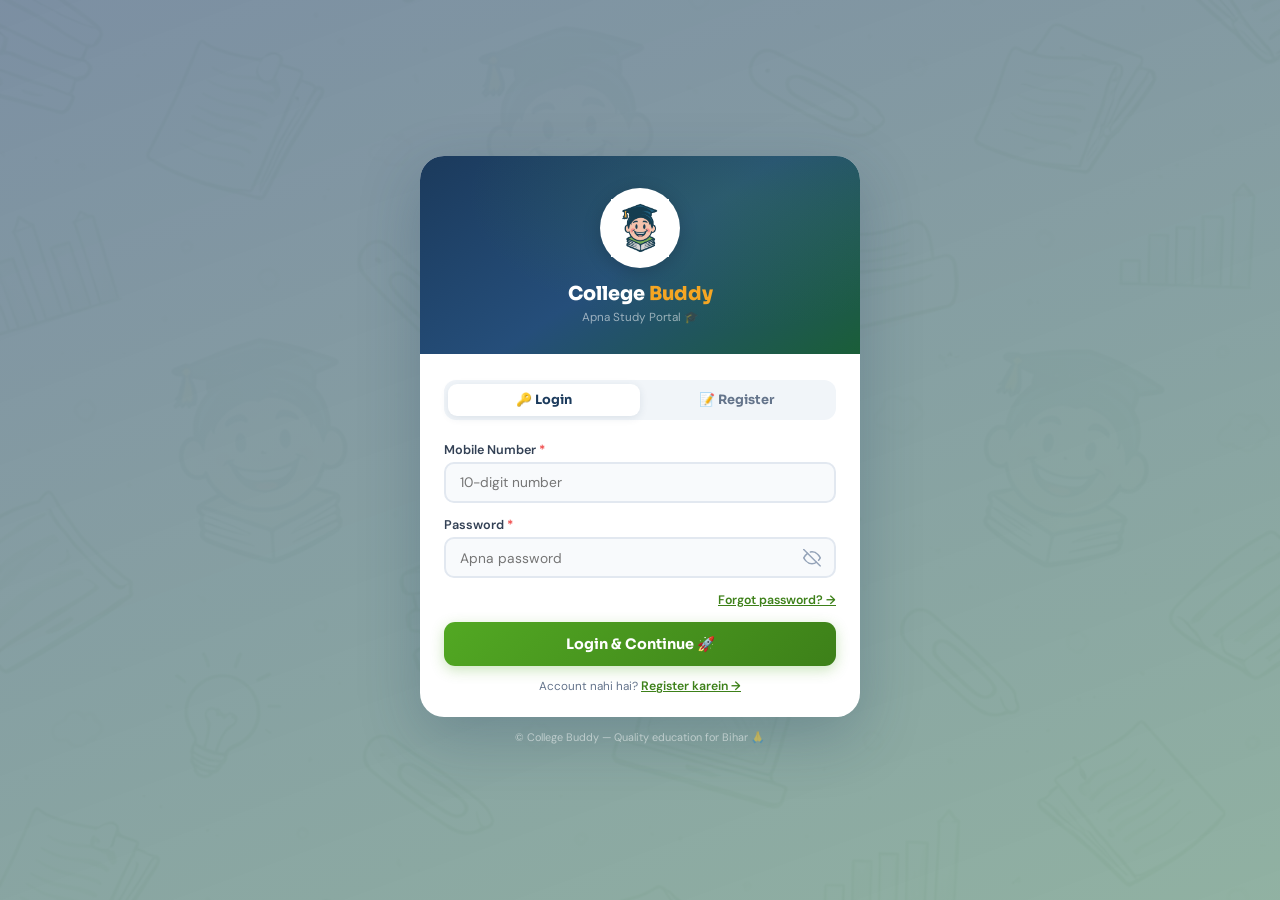
<file: login/index.html>
<!DOCTYPE html>
<html lang="en">
<head>
<meta charset="UTF-8"/>
<meta name="viewport" content="width=device-width, initial-scale=1.0"/>
<title>College Buddy – Login</title>
<link href="https://fonts.googleapis.com/css2?family=Sora:wght@400;600;700;800&family=DM+Sans:wght@400;500;600&display=swap" rel="stylesheet"/>
<link rel="stylesheet" href="../common.css"/>
<style>

/* ═══════════════════════════════════════
   PAGE BASE
═══════════════════════════════════════ */
*, *::before, *::after { box-sizing: border-box; margin: 0; padding: 0; }

body {
  font-family: 'DM Sans', sans-serif;
  min-height: 100vh;
  display: flex;
  align-items: center;
  justify-content: center;
  padding: 1rem;
  position: relative;
  overflow-x: hidden;
  background: #f0f4f8;
}

/* Background pattern */
body::before {
  content: '';
  position: fixed;
  inset: 0;
  background: url('../images/bg-pattern.png') center/cover no-repeat;
  opacity: 0.12;
  pointer-events: none;
  z-index: 0;
}

/* Green-tinted overlay */
body::after {
  content: '';
  position: fixed;
  inset: 0;
  background: linear-gradient(160deg, rgba(27,58,92,0.55) 0%, rgba(26,94,56,0.45) 100%);
  pointer-events: none;
  z-index: 0;
}

/* ═══════════════════════════════════════
   MAIN CARD
═══════════════════════════════════════ */
.login-card {
  width: 100%;
  max-width: 440px;
  background: #fff;
  border-radius: 24px;
  box-shadow: 0 20px 60px rgba(27,58,92,.25);
  position: relative;
  z-index: 1;
  overflow: hidden;
}

/* ── HEADER SECTION ─────────────────── */
.card-header {
  background: linear-gradient(145deg, #1b3a5c 0%, #254e7a 50%, #1a5e38 100%);
  padding: 2rem 1.5rem 1.8rem;
  text-align: center;
  position: relative;
  overflow: hidden;
}
.card-header::before {
  content: '';
  position: absolute;
  inset: 0;
  background: radial-gradient(ellipse at 70% 20%, rgba(82,168,35,.15) 0%, transparent 60%);
  pointer-events: none;
}

/* Icon in white circle — same style as CRM reference */
.logo-circle {
  width: 80px;
  height: 80px;
  background: #fff;
  border-radius: 50%;
  margin: 0 auto .85rem;
  display: flex;
  align-items: center;
  justify-content: center;
  box-shadow: 0 4px 18px rgba(0,0,0,.18);
  position: relative;
  z-index: 1;
}
.logo-circle img {
  width: 58px;
  height: 58px;
  object-fit: contain;
}
.logo-circle-fallback {
  font-family: 'Sora', sans-serif;
  font-weight: 800;
  font-size: 1.6rem;
  color: #1b3a5c;
}

.card-header h1 {
  font-family: 'Sora', sans-serif;
  font-weight: 800;
  color: #fff;
  font-size: 1.2rem;
  position: relative;
  z-index: 1;
}
.card-header h1 em { color: #f5a623; font-style: normal; }
.card-header-sub {
  color: rgba(255,255,255,.55);
  font-size: .73rem;
  margin-top: .2rem;
  position: relative;
  z-index: 1;
}

/* ── BODY ──────────────────────────── */
.card-body {
  padding: 1.6rem 1.5rem 1.4rem;
}

/* ── TABS ──────────────────────────── */
.auth-tabs {
  display: flex;
  background: #f1f5f9;
  border-radius: 12px;
  padding: 4px;
  margin-bottom: 1.3rem;
  gap: 0;
}
.auth-tab {
  flex: 1;
  text-align: center;
  padding: .5rem;
  border-radius: 9px;
  cursor: pointer;
  font-family: 'Sora', sans-serif;
  font-weight: 700;
  font-size: .8rem;
  color: #64748b;
  transition: all .2s;
  user-select: none;
}
.auth-tab.active {
  background: #fff;
  color: #1b3a5c;
  box-shadow: 0 2px 8px rgba(27,58,92,.1);
}

/* ── PROGRESS BAR ──────────────────── */
.reg-progress {
  margin-bottom: 1.1rem;
}
.rp-steps {
  display: flex;
  align-items: center;
  justify-content: center;
  gap: 0;
  margin-bottom: .55rem;
}
.rp-step {
  display: flex;
  flex-direction: column;
  align-items: center;
  gap: .18rem;
  position: relative;
}
.rp-dot {
  width: 28px;
  height: 28px;
  border-radius: 50%;
  background: #e2e8f0;
  display: flex;
  align-items: center;
  justify-content: center;
  font-family: 'Sora', sans-serif;
  font-weight: 800;
  font-size: .72rem;
  color: #94a3b8;
  transition: all .3s;
  z-index: 1;
}
.rp-dot.active { background: #1b3a5c; color: #fff; }
.rp-dot.done   { background: #52a823; color: #fff; }
.rp-line {
  width: 60px;
  height: 2px;
  background: #e2e8f0;
  margin: 0 4px;
  margin-bottom: 1rem;
  transition: background .3s;
}
.rp-line.done { background: #52a823; }
.rp-label {
  font-size: .58rem;
  font-weight: 700;
  color: #94a3b8;
  font-family: 'Sora', sans-serif;
  text-align: center;
  margin-top: .1rem;
  transition: color .3s;
}
.rp-label.active { color: #1b3a5c; }
.rp-label.done   { color: #52a823; }

/* ── FORM FIELDS ──────────────────── */
.field { margin-bottom: .82rem; }
.lbl {
  display: block;
  font-weight: 600;
  font-size: .79rem;
  color: #334155;
  margin-bottom: .26rem;
}
.req { color: #ef4444; }
.fi {
  width: 100%;
  border: 2px solid #e2e8f0;
  border-radius: 10px;
  padding: .6rem .9rem;
  font-family: 'DM Sans', sans-serif;
  font-size: .86rem;
  color: #1e293b;
  background: #f8fafc;
  outline: none;
  transition: border-color .2s, box-shadow .2s;
  -webkit-appearance: none;
  appearance: none;
}
.fi:focus {
  border-color: #52a823;
  box-shadow: 0 0 0 3px rgba(82,168,35,.12);
  background: #fff;
}
.fi.err { border-color: #ef4444 !important; }
.et {
  font-size: .7rem;
  color: #ef4444;
  margin-top: .2rem;
  display: none;
}
select.fi {
  background-image: url("data:image/svg+xml,%3Csvg xmlns='http://www.w3.org/2000/svg' width='11' height='7' viewBox='0 0 11 7'%3E%3Cpath d='M1 1l4.5 4.5L10 1' stroke='%231b3a5c' stroke-width='1.8' fill='none' stroke-linecap='round'/%3E%3C/svg%3E");
  background-repeat: no-repeat;
  background-position: right .85rem center;
  padding-right: 2.2rem;
  cursor: pointer;
}

/* Password toggle */
.pass-wrap { position: relative; }
.pass-wrap .fi { padding-right: 2.8rem; }
.pass-toggle {
  position: absolute;
  right: .75rem;
  top: 50%;
  transform: translateY(-50%);
  background: none;
  border: none;
  cursor: pointer;
  padding: .2rem;
  color: #94a3b8;
  display: flex;
  align-items: center;
  transition: color .2s;
}
.pass-toggle:hover { color: #1b3a5c; }
.pass-toggle svg { width: 18px; height: 18px; }

/* OTP input row */
.otp-row {
  display: flex;
  gap: .4rem;
}
.otp-row .fi {
  flex: 1;
  text-align: center;
  font-family: 'Sora', sans-serif;
  font-weight: 800;
  font-size: 1.2rem;
  padding: .6rem .3rem;
  letter-spacing: .1em;
}
.otp-resend {
  font-size: .72rem;
  color: #64748b;
  text-align: center;
  margin-top: .4rem;
}
.otp-resend button {
  background: none;
  border: none;
  color: #3d8019;
  font-weight: 700;
  font-size: .72rem;
  cursor: pointer;
  text-decoration: underline;
  font-family: inherit;
}
.otp-resend button:disabled {
  color: #94a3b8;
  cursor: not-allowed;
  text-decoration: none;
}

/* OTP sent info box */
.otp-info {
  background: rgba(82,168,35,.07);
  border: 1.5px solid rgba(82,168,35,.2);
  border-radius: 10px;
  padding: .65rem .9rem;
  margin-bottom: .9rem;
  font-size: .75rem;
  color: #1b3a5c;
  line-height: 1.5;
}
.otp-info strong { color: #3d8019; }

/* ── BUTTONS ──────────────────────── */
.btn {
  width: 100%;
  border: none;
  border-radius: 11px;
  padding: .82rem;
  font-family: 'Sora', sans-serif;
  font-weight: 700;
  font-size: .9rem;
  cursor: pointer;
  display: flex;
  align-items: center;
  justify-content: center;
  gap: .5rem;
  transition: transform .15s, opacity .15s;
}
.btn:hover  { transform: translateY(-1px); }
.btn:active { transform: translateY(0); }
.btn:disabled { opacity: .5; cursor: not-allowed; transform: none !important; }
.btn-green {
  background: linear-gradient(135deg, #52a823, #3d8019);
  color: #fff;
  box-shadow: 0 4px 14px rgba(82,168,35,.3);
}
.btn-navy {
  background: linear-gradient(135deg, #1b3a5c, #254e7a);
  color: #fff;
  box-shadow: 0 4px 14px rgba(27,58,92,.2);
}
.btn-outline {
  background: #fff;
  border: 2px solid #e2e8f0;
  color: #1b3a5c;
  box-shadow: none;
}
.btn-outline:hover { border-color: #1b3a5c; }

.step-nav { display: flex; gap: .5rem; }
.step-nav .btn { flex: 1; }

/* Spinner */
.spin {
  width: 16px; height: 16px;
  border: 3px solid rgba(255,255,255,.3); border-top-color: #fff;
  border-radius: 50%; animation: sp .7s linear infinite; display: none;
}
@keyframes sp { to { transform: rotate(360deg); } }

/* Links */
.link-text {
  color: #3d8019;
  font-size: .77rem;
  font-weight: 600;
  cursor: pointer;
  text-decoration: underline;
  background: none;
  border: none;
  font-family: inherit;
  padding: 0;
}
.link-text:hover { color: #1b3a5c; }

.switch-row {
  text-align: center;
  font-size: .73rem;
  color: #64748b;
  margin-top: .75rem;
}
.forgot-row {
  text-align: right;
  margin-top: -.25rem;
  margin-bottom: .85rem;
}

/* ── FOOTER ─────────────────────────── */
.login-foot {
  text-align: center;
  font-size: .68rem;
  color: rgba(255,255,255,.5);
  margin-top: .85rem;
  position: relative;
  z-index: 1;
}

/* ── BLOCKED SCREEN ─────────────────── */
.blocked-screen {
  display: none;
  position: fixed;
  inset: 0;
  z-index: 9999;
  background: linear-gradient(160deg, #1b3a5c 0%, #1a5e38 100%);
  align-items: center;
  justify-content: center;
  padding: 2rem;
  flex-direction: column;
  text-align: center;
}
.blocked-screen.show { display: flex; }
.blocked-icon { font-size: 3.5rem; margin-bottom: 1rem; }
.blocked-title {
  font-family: 'Sora', sans-serif;
  font-weight: 800;
  color: #fff;
  font-size: 1.4rem;
  margin-bottom: .45rem;
}
.blocked-msg { color: rgba(255,255,255,.65); font-size: .88rem; line-height: 1.7; max-width: 300px; margin-bottom: 1.8rem; }
.blocked-wa-btn {
  display: inline-flex;
  align-items: center;
  gap: .55rem;
  background: #25d366;
  color: #fff;
  font-family: 'Sora', sans-serif;
  font-weight: 700;
  font-size: .9rem;
  padding: .85rem 1.6rem;
  border-radius: 13px;
  text-decoration: none;
  box-shadow: 0 4px 16px rgba(37,211,102,.35);
  transition: transform .15s;
}
.blocked-wa-btn:hover { transform: translateY(-2px); }
.blocked-wa-btn svg { width: 20px; height: 20px; }
.blocked-back {
  margin-top: 1rem;
  color: rgba(255,255,255,.45);
  font-size: .75rem;
  cursor: pointer;
  text-decoration: underline;
  background: none;
  border: none;
  font-family: inherit;
}
</style>
</head>
<body>

<!-- BLOCKED SCREEN -->
<div class="blocked-screen" id="blockedScreen">
  <div class="blocked-icon">🚫</div>
  <div class="blocked-title">Account Deactivated</div>
  <p class="blocked-msg">Aapka account temporarily deactivate kar diya gaya hai. Kisi help ke liye humse WhatsApp par contact karein.</p>
  <a class="blocked-wa-btn" id="blockedWaLink" href="#" target="_blank" rel="noopener">
    <svg viewBox="0 0 24 24" fill="white"><path d="M17.472 14.382c-.297-.149-1.758-.867-2.03-.967-.273-.099-.471-.148-.67.15-.197.297-.767.966-.94 1.164-.173.199-.347.223-.644.075-.297-.15-1.255-.463-2.39-1.475-.883-.788-1.48-1.761-1.653-2.059-.173-.297-.018-.458.13-.606.134-.133.298-.347.446-.52.149-.174.198-.298.298-.497.099-.198.05-.371-.025-.52-.075-.149-.669-1.612-.916-2.207-.242-.579-.487-.5-.669-.51-.173-.008-.371-.01-.57-.01-.198 0-.52.074-.792.372-.272.297-1.04 1.016-1.04 2.479 0 1.462 1.065 2.875 1.213 3.074.149.198 2.096 3.2 5.077 4.487.709.306 1.262.489 1.694.625.712.227 1.36.195 1.871.118.571-.085 1.758-.719 2.006-1.413.248-.694.248-1.289.173-1.413z"/><path d="M12 0C5.373 0 0 5.373 0 12c0 2.126.553 4.121 1.522 5.857L.058 23.5l5.818-1.525A11.939 11.939 0 0 0 12 24c6.627 0 12-5.373 12-12S18.627 0 12 0zm0 21.818a9.804 9.804 0 0 1-5.012-1.369l-.358-.213-3.724.976.994-3.63-.234-.373A9.79 9.79 0 0 1 2.182 12C2.182 6.578 6.578 2.182 12 2.182c5.421 0 9.818 4.396 9.818 9.818 0 5.421-4.397 9.818-9.818 9.818z"/></svg>
    WhatsApp par Contact Karein
  </a>
  <button class="blocked-back" onclick="hideBlocked()">← Wapas Login par jao</button>
</div>

<!-- MAIN CARD -->
<div style="width:100%;max-width:440px;position:relative;z-index:1;">

  <div class="login-card">

    <!-- HEADER -->
    <div class="card-header">
      <div class="logo-circle">
        <img src="../images/icon.png" alt="College Buddy"
          onerror="this.style.display='none';this.nextElementSibling.style.display='flex'"/>
        <div class="logo-circle-fallback" style="display:none;">CB</div>
      </div>
      <h1>College <em>Buddy</em></h1>
      <p class="card-header-sub">Apna Study Portal 🎓</p>
    </div>

    <!-- BODY -->
    <div class="card-body">

      <!-- TABS -->
      <div class="auth-tabs">
        <div class="auth-tab active" id="tabLogin"    onclick="switchTab('login')">🔑 Login</div>
        <div class="auth-tab"        id="tabRegister" onclick="switchTab('register')">📝 Register</div>
      </div>

      <!-- ══════════════════════════════
           LOGIN FORM
      ════════════════════════════════ -->
      <div id="loginForm">
        <div class="field">
          <label class="lbl">Mobile Number <span class="req">*</span></label>
          <input type="tel" id="lMob" class="fi" placeholder="10-digit number" maxlength="10" inputmode="numeric"/>
          <p class="et" id="eLMob">Valid 10-digit number chahiye.</p>
        </div>
        <div class="field">
          <label class="lbl">Password <span class="req">*</span></label>
          <div class="pass-wrap">
            <input type="password" id="lPass" class="fi" placeholder="Apna password"/>
            <button type="button" class="pass-toggle" onclick="togglePass('lPass',this)" tabindex="-1">
              <svg viewBox="0 0 24 24" fill="none" stroke="currentColor" stroke-width="2" stroke-linecap="round" stroke-linejoin="round"><path d="M17.94 17.94A10.07 10.07 0 0 1 12 20c-7 0-11-8-11-8a18.45 18.45 0 0 1 5.06-5.94"/><path d="M9.9 4.24A9.12 9.12 0 0 1 12 4c7 0 11 8 11 8a18.5 18.5 0 0 1-2.16 3.19"/><line x1="1" y1="1" x2="23" y2="23"/></svg>
            </button>
          </div>
          <p class="et" id="eLPass">Password required hai.</p>
        </div>
        <div class="forgot-row">
          <button class="link-text" onclick="showForgotPassword()" type="button">Forgot password? →</button>
        </div>
        <button class="btn btn-green" id="loginBtn" onclick="handleLogin()">
          <div class="spin" id="loginSpin"></div>
          <span id="loginTxt">Login &amp; Continue 🚀</span>
        </button>
        <p class="switch-row">Account nahi hai? <button class="link-text" onclick="switchTab('register')">Register karein →</button></p>
      </div>

      <!-- ══════════════════════════════
           FORGOT PASSWORD FLOW
      ════════════════════════════════ -->
      <div id="forgotForm" style="display:none;">

        <!-- Step FP1: Enter email -->
        <div id="fpStep1">
          <p style="font-size:.82rem;color:#64748b;margin-bottom:1rem;line-height:1.5;">Apna registered email daalein — hum ek OTP bhejenge password reset ke liye.</p>
          <div class="field">
            <label class="lbl">Registered Email <span class="req">*</span></label>
            <input type="email" id="fpEmail" class="fi" placeholder="example@gmail.com" inputmode="email"/>
            <p class="et" id="eFpEmail">Valid email chahiye.</p>
          </div>
          <button class="btn btn-navy" id="fpSendBtn" onclick="sendForgotOTP()">
            <div class="spin" id="fpSendSpin"></div>
            <span id="fpSendTxt">Send OTP to Email 📧</span>
          </button>
          <p class="switch-row"><button class="link-text" onclick="showLogin()">← Wapas Login par jao</button></p>
        </div>

        <!-- Step FP2: Enter OTP + new password -->
        <div id="fpStep2" style="display:none;">
          <div class="otp-info">
            OTP bheja gaya hai <strong id="fpEmailDisplay">—</strong> par.<br>
            <span style="color:#64748b;font-size:.7rem;">Spam folder bhi check karein.</span>
          </div>
          <div class="field">
            <label class="lbl">Email OTP <span class="req">*</span></label>
            <input type="text" id="fpOTP" class="fi" placeholder="6-digit OTP" maxlength="6" inputmode="numeric" style="letter-spacing:.15em;font-weight:700;font-size:1.1rem;text-align:center;"/>
            <p class="et" id="eFpOTP">Valid OTP enter karein.</p>
          </div>
          <div class="field">
            <label class="lbl">New Password <span class="req">*</span></label>
            <div class="pass-wrap">
              <input type="password" id="fpNewPass" class="fi" placeholder="Min 6 characters"/>
              <button type="button" class="pass-toggle" onclick="togglePass('fpNewPass',this)" tabindex="-1">
                <svg viewBox="0 0 24 24" fill="none" stroke="currentColor" stroke-width="2" stroke-linecap="round" stroke-linejoin="round"><path d="M17.94 17.94A10.07 10.07 0 0 1 12 20c-7 0-11-8-11-8a18.45 18.45 0 0 1 5.06-5.94"/><path d="M9.9 4.24A9.12 9.12 0 0 1 12 4c7 0 11 8 11 8a18.5 18.5 0 0 1-2.16 3.19"/><line x1="1" y1="1" x2="23" y2="23"/></svg>
              </button>
            </div>
            <p class="et" id="eFpNewPass">Min 6 character password chahiye.</p>
          </div>
          <div class="otp-resend">
            <span id="fpResendTimer">Resend OTP in <strong id="fpResendCount">60</strong>s</span>
            <button id="fpResendBtn" onclick="sendForgotOTP(true)" disabled style="display:none;">Resend OTP</button>
          </div>
          <div class="step-nav" style="margin-top:.9rem;">
            <button class="btn btn-outline" onclick="document.getElementById('fpStep1').style.display='block';document.getElementById('fpStep2').style.display='none';">← Back</button>
            <button class="btn btn-green" id="fpResetBtn" onclick="handleResetPassword()">
              <div class="spin" id="fpResetSpin"></div>
              <span id="fpResetTxt">Reset Password ✓</span>
            </button>
          </div>
        </div>
      </div>

      <!-- ══════════════════════════════
           REGISTER FORM (3 steps)
      ════════════════════════════════ -->
      <div id="registerForm" style="display:none;">

        <!-- Progress steps -->
        <div class="reg-progress" id="regProgress">
          <div class="rp-steps">
            <div class="rp-step">
              <div class="rp-dot active" id="rd1">1</div>
              <div class="rp-label active" id="rl1">Basic Info</div>
            </div>
            <div class="rp-line" id="rline1"></div>
            <div class="rp-step">
              <div class="rp-dot" id="rd2">2</div>
              <div class="rp-label" id="rl2">Study Details</div>
            </div>
            <div class="rp-line" id="rline2"></div>
            <div class="rp-step">
              <div class="rp-dot" id="rd3">3</div>
              <div class="rp-label" id="rl3">Verify Email</div>
            </div>
          </div>
        </div>

        <!-- ── STEP 1 ── -->
        <div id="regStep1">
          <div class="field">
            <label class="lbl">Full Name <span class="req">*</span></label>
            <input type="text" id="rName" class="fi" placeholder="Apna pura naam" autocomplete="name"/>
            <p class="et" id="eRName">Naam required hai.</p>
          </div>
          <div class="field">
            <label class="lbl">Mobile Number <span class="req">*</span></label>
            <input type="tel" id="rMob" class="fi" placeholder="10-digit number" maxlength="10" inputmode="numeric"/>
            <p class="et" id="eRMob">Valid 10-digit number chahiye.</p>
          </div>
          <div class="field">
            <label class="lbl">Email <span class="req">*</span></label>
            <input type="email" id="rEmail" class="fi" placeholder="example@gmail.com" inputmode="email"/>
            <p class="et" id="eREmail">Valid email chahiye.</p>
          </div>
          <div class="field" style="margin-bottom:1rem;">
            <label class="lbl">Create Password <span class="req">*</span></label>
            <div class="pass-wrap">
              <input type="password" id="rPass" class="fi" placeholder="Min 6 characters"/>
              <button type="button" class="pass-toggle" onclick="togglePass('rPass',this)" tabindex="-1">
                <svg viewBox="0 0 24 24" fill="none" stroke="currentColor" stroke-width="2" stroke-linecap="round" stroke-linejoin="round"><path d="M17.94 17.94A10.07 10.07 0 0 1 12 20c-7 0-11-8-11-8a18.45 18.45 0 0 1 5.06-5.94"/><path d="M9.9 4.24A9.12 9.12 0 0 1 12 4c7 0 11 8 11 8a18.5 18.5 0 0 1-2.16 3.19"/><line x1="1" y1="1" x2="23" y2="23"/></svg>
              </button>
            </div>
            <p class="et" id="eRPass">Min 6 character password chahiye.</p>
          </div>
          <button class="btn btn-green" onclick="goToRegStep2()">Next — Study Details →</button>
          <p class="switch-row">Already registered? <button class="link-text" onclick="switchTab('login')">Login karein →</button></p>
        </div>

        <!-- ── STEP 2 ── -->
        <div id="regStep2" style="display:none;">
          <div class="field">
            <label class="lbl">Degree <span class="req">*</span></label>
            <select id="rDegree" class="fi">
              <option value="">-- Degree Select Karein --</option>
              <option value="BCA">BCA (Bachelor of Computer Applications)</option>
              <option value="BBA">BBA (Bachelor of Business Administration)</option>
              <option value="BSc">BSc</option>
              <option value="BCom">BCom</option>
              <option value="BA">BA</option>
              <option value="Other">Other</option>
            </select>
            <p class="et" id="eRDegree">Degree select karein.</p>
          </div>
          <div class="field">
            <label class="lbl">College <span class="req">*</span></label>
            <select id="rCollege" class="fi">
              <option value="">-- College Select Karein --</option>
            </select>
            <p class="et" id="eRCollege">College select karein.</p>
          </div>
          <div class="field">
            <label class="lbl">Semester <span class="req">*</span></label>
            <select id="rSem" class="fi">
              <option value="">-- Semester --</option>
              <option value="1">1st Semester</option>
              <option value="2">2nd Semester</option>
              <option value="3">3rd Semester</option>
              <option value="4">4th Semester</option>
              <option value="5">5th Semester</option>
              <option value="6">6th Semester</option>
              <option value="7">7th Semester</option>
              <option value="8">8th Semester</option>
            </select>
            <p class="et" id="eRSem">Semester select karein.</p>
          </div>
          <div class="field" style="margin-bottom:1rem;">
            <label class="lbl">Referral Code <span style="color:#94a3b8;font-weight:400;">(optional)</span></label>
            <input type="text" id="rRef" class="fi" placeholder="Friend ka referral code"/>
          </div>
          <div class="step-nav">
            <button class="btn btn-outline" onclick="goToRegStep1()">← Back</button>
            <button class="btn btn-green" onclick="goToRegStep3()">Next — Verify Email →</button>
          </div>
          <p class="switch-row">Already registered? <button class="link-text" onclick="switchTab('login')">Login karein →</button></p>
        </div>

        <!-- ── STEP 3: Email OTP Verification ── -->
        <div id="regStep3" style="display:none;">
          <div class="otp-info">
            OTP bheja gaya hai <strong id="regEmailDisplay">—</strong> par.<br>
            <span style="color:#64748b;font-size:.7rem;">Spam folder bhi check karein.</span>
          </div>
          <div class="field">
            <label class="lbl">Email OTP <span class="req">*</span></label>
            <input type="text" id="rOTP" class="fi" placeholder="6-digit OTP" maxlength="6" inputmode="numeric" style="letter-spacing:.15em;font-weight:700;font-size:1.1rem;text-align:center;"/>
            <p class="et" id="eROTP">Valid 6-digit OTP enter karein.</p>
          </div>
          <div class="otp-resend">
            <span id="regResendTimer">Resend OTP in <strong id="regResendCount">60</strong>s</span>
            <button id="regResendBtn" onclick="sendRegOTP(true)" disabled style="display:none;">Resend OTP</button>
          </div>
          <div class="step-nav" style="margin-top:.9rem;">
            <button class="btn btn-outline" onclick="goToRegStep2()">← Back</button>
            <button class="btn btn-green" id="registerBtn" onclick="handleRegister()">
              <div class="spin" id="registerSpin"></div>
              <span id="registerTxt">Verify &amp; Register 🚀</span>
            </button>
          </div>
          <p class="switch-row">Already registered? <button class="link-text" onclick="switchTab('login')">Login karein →</button></p>
        </div>

      </div><!-- /registerForm -->

    </div><!-- /card-body -->
  </div><!-- /login-card -->

  <p class="login-foot">© College Buddy — Quality education for Bihar 🙏</p>
</div>

<!-- TOAST -->
<div id="__cb_toast_login"></div>

<script src="../common.js"></script>
<script>
'use strict';

const SUPPORT_WA = '+919801907094';

// OTP timers
let regOTPTimer = null, fpOTPTimer = null;
let regOTPSession = null; // stores otp sent server-side token/otp for client-side flow

// ═══════════════════════════════════════════════════
//  INIT
// ═══════════════════════════════════════════════════
(function init() {
  // Populate college dropdown
  const sel = document.getElementById('rCollege');
  COLLEGES.forEach(c => {
    const o = document.createElement('option');
    o.value = c; o.textContent = c;
    sel.appendChild(o);
  });

  // Pre-fill ref code from URL ?ref=
  const urlRef = new URLSearchParams(window.location.search).get('ref');
  if (urlRef) {
    document.getElementById('rRef').value = urlRef;
    switchTab('register');
  }

  // Redirect if already logged in
  const existing = getUser();
  if (existing) {
    const next = new URLSearchParams(window.location.search).get('next');
    window.location.href = next || '../dashboard/';
    return;
  }

  // Enter key support
  document.addEventListener('keydown', e => {
    if (e.key !== 'Enter') return;
    const lv = document.getElementById('loginForm').style.display !== 'none';
    if (lv) { handleLogin(); return; }
    const fv = document.getElementById('forgotForm').style.display !== 'none';
    if (fv) {
      if (document.getElementById('fpStep2').style.display !== 'none') handleResetPassword();
      else sendForgotOTP();
      return;
    }
    if (document.getElementById('regStep3').style.display !== 'none') handleRegister();
    else if (document.getElementById('regStep2').style.display !== 'none') goToRegStep3();
    else if (document.getElementById('regStep1').style.display !== 'none') goToRegStep2();
  });
})();

// ═══════════════════════════════════════════════════
//  TAB SWITCH
// ═══════════════════════════════════════════════════
function switchTab(tab) {
  const isLogin = tab === 'login';
  document.getElementById('tabLogin').classList.toggle('active', isLogin);
  document.getElementById('tabRegister').classList.toggle('active', !isLogin);
  document.getElementById('loginForm').style.display    = isLogin ? 'block' : 'none';
  document.getElementById('forgotForm').style.display   = 'none';
  document.getElementById('registerForm').style.display = isLogin ? 'none'  : 'block';
}

function showLogin() {
  document.getElementById('forgotForm').style.display = 'none';
  document.getElementById('loginForm').style.display  = 'block';
  document.getElementById('tabLogin').classList.add('active');
  document.getElementById('tabRegister').classList.remove('active');
}

function showForgotPassword() {
  document.getElementById('loginForm').style.display  = 'none';
  document.getElementById('forgotForm').style.display = 'block';
  document.getElementById('fpStep1').style.display    = 'block';
  document.getElementById('fpStep2').style.display    = 'none';
}

// ═══════════════════════════════════════════════════
//  REGISTER STEP NAVIGATION
// ═══════════════════════════════════════════════════
function setRegStep(step) {
  [1,2,3].forEach(i => {
    document.getElementById('regStep'+i).style.display = i===step ? 'block' : 'none';
    const dot = document.getElementById('rd'+i);
    const lbl = document.getElementById('rl'+i);
    if (i < step)  { dot.className='rp-dot done'; dot.innerHTML='✓'; lbl.className='rp-label done'; }
    else if (i===step) { dot.className='rp-dot active'; dot.textContent=i; lbl.className='rp-label active'; }
    else           { dot.className='rp-dot'; dot.textContent=i; lbl.className='rp-label'; }
  });
  [1,2].forEach(i => {
    document.getElementById('rline'+i).className = 'rp-line' + (i < step ? ' done' : '');
  });
  window.scrollTo({ top: 0, behavior: 'smooth' });
}

function goToRegStep1() { setRegStep(1); }

function goToRegStep2() {
  const name  = document.getElementById('rName').value.trim();
  const mob   = document.getElementById('rMob').value.trim();
  const email = document.getElementById('rEmail').value.trim();
  const pass  = document.getElementById('rPass').value.trim();
  let ok = true;
  if (!name)                                         { toggleErr('rName',  true, 'eRName',  'Naam required hai.');            ok=false; } else toggleErr('rName',false,'eRName','');
  if (!/^\d{10}$/.test(mob))                         { toggleErr('rMob',   true, 'eRMob',   'Valid 10-digit number chahiye.'); ok=false; } else toggleErr('rMob',false,'eRMob','');
  if (!/^[^\s@]+@[^\s@]+\.[^\s@]+$/.test(email))    { toggleErr('rEmail', true, 'eREmail', 'Valid email chahiye.');           ok=false; } else toggleErr('rEmail',false,'eREmail','');
  if (pass.length < 6)                               { toggleErr('rPass',  true, 'eRPass',  'Min 6 character password.');     ok=false; } else toggleErr('rPass',false,'eRPass','');
  if (!ok) return;
  setRegStep(2);
}

async function goToRegStep3() {
  const degree  = document.getElementById('rDegree').value;
  const college = document.getElementById('rCollege').value;
  const sem     = document.getElementById('rSem').value;
  let ok = true;
  if (!degree)  { toggleErr('rDegree',  true, 'eRDegree',  'Degree select karein.');   ok=false; } else toggleErr('rDegree',false,'eRDegree','');
  if (!college) { toggleErr('rCollege', true, 'eRCollege', 'College select karein.');  ok=false; } else toggleErr('rCollege',false,'eRCollege','');
  if (!sem)     { toggleErr('rSem',     true, 'eRSem',     'Semester select karein.'); ok=false; } else toggleErr('rSem',false,'eRSem','');
  if (!ok) return;
  await sendRegOTP();
}

// ═══════════════════════════════════════════════════
//  SEND REGISTRATION EMAIL OTP
// ═══════════════════════════════════════════════════
async function sendRegOTP(isResend) {
  const email = document.getElementById('rEmail').value.trim();
  const mob   = document.getElementById('rMob').value.trim();

  if (!isResend) {
    // Show step 3 immediately with loading state
    setRegStep(3);
    document.getElementById('regEmailDisplay').textContent = email;
  }

  try {
    const data = await apiGet({ action: 'sendEmailOTP', email, mobile: mob, purpose: 'register' });
    if (data.status === 'duplicate_email') {
      showToast('Yeh email already registered hai!', 'error');
      setRegStep(1);
      toggleErr('rEmail', true, 'eREmail', 'Yeh email already registered hai.');
      return;
    }
    if (data.status === 'duplicate_mobile') {
      showToast('Yeh number already registered hai!', 'error');
      setRegStep(1);
      toggleErr('rMob', true, 'eRMob', 'Yeh number already registered hai.');
      return;
    }
    if (data.status !== 'ok') {
      showToast(data.message || 'OTP bhejne mein error hua.', 'error');
      return;
    }
    showToast('OTP bheja gaya! ' + email + ' check karein.', 'success');
    startOTPTimer('reg');
  } catch (_) {
    showToast('Network error. Try again.', 'error');
  }
}

// ═══════════════════════════════════════════════════
//  OTP COUNTDOWN TIMER
// ═══════════════════════════════════════════════════
function startOTPTimer(prefix) {
  const timerEl  = document.getElementById(prefix + 'ResendTimer');
  const countEl  = document.getElementById(prefix + 'ResendCount');
  const btnEl    = document.getElementById(prefix + 'ResendBtn');
  let secs = 60;
  timerEl.style.display = 'inline';
  btnEl.style.display   = 'none';
  btnEl.disabled        = true;

  const interval = setInterval(() => {
    secs--;
    if (countEl) countEl.textContent = secs;
    if (secs <= 0) {
      clearInterval(interval);
      timerEl.style.display = 'none';
      btnEl.style.display   = 'inline';
      btnEl.disabled        = false;
    }
  }, 1000);
}

// ═══════════════════════════════════════════════════
//  REGISTER — Final Step
// ═══════════════════════════════════════════════════
async function handleRegister() {
  const otp = document.getElementById('rOTP').value.trim();
  if (!/^\d{6}$/.test(otp)) {
    toggleErr('rOTP', true, 'eROTP', 'Valid 6-digit OTP enter karein.');
    return;
  }
  toggleErr('rOTP', false, 'eROTP', '');

  const name    = document.getElementById('rName').value.trim();
  const mob     = document.getElementById('rMob').value.trim();
  const email   = document.getElementById('rEmail').value.trim();
  const pass    = document.getElementById('rPass').value.trim();
  const degree  = document.getElementById('rDegree').value;
  const college = document.getElementById('rCollege').value;
  const sem     = document.getElementById('rSem').value;
  const ref     = document.getElementById('rRef').value.trim();

  setBtnLoad('registerBtn', 'registerSpin', 'registerTxt', true);
  try {
    const params = {
      action: 'registerUser',
      name, degree, college,
      semester: sem,
      email, mobile: mob,
      password: pass,
      ref: ref || '',
      otp,
      timestamp: now(),
    };
    const data = await apiGet(params);

    if (data.status === 'ok') {
      saveUser({
        name, degree, college,
        semester: sem,
        email, mobile: mob,
        totalScore: 0, classesAttended: 0,
        quizPlayed: 0, loginStreak: 1,
        refCode:    data.user?.refCode || '',
        isPaid:     false,
        paidFor:    '',
        isActive:   true,
      });
      showToast('Registration successful! 🎉', 'success');
      setTimeout(() => { window.location.href = '../dashboard/'; }, 900);
      return;
    }

    if (data.status === 'otp_invalid') {
      toggleErr('rOTP', true, 'eROTP', 'Wrong OTP. Dobara try karein.');
    } else if (data.status === 'otp_expired') {
      toggleErr('rOTP', true, 'eROTP', 'OTP expire ho gaya. Resend karein.');
    } else {
      showToast(data.message || 'Registration failed. Try again.', 'error');
    }
  } catch (_) {
    showToast('Network error. Try again.', 'error');
  }
  setBtnLoad('registerBtn', 'registerSpin', 'registerTxt', false);
}

// ═══════════════════════════════════════════════════
//  FORGOT PASSWORD
// ═══════════════════════════════════════════════════
async function sendForgotOTP(isResend) {
  const email = document.getElementById('fpEmail').value.trim();
  if (!/^[^\s@]+@[^\s@]+\.[^\s@]+$/.test(email)) {
    toggleErr('fpEmail', true, 'eFpEmail', 'Valid email chahiye.');
    return;
  }
  toggleErr('fpEmail', false, 'eFpEmail', '');

  if (!isResend) {
    setBtnLoad('fpSendBtn', 'fpSendSpin', 'fpSendTxt', true);
  }

  try {
    const data = await apiGet({ action: 'sendEmailOTP', email, purpose: 'forgot' });
    if (data.status === 'not_found') {
      showToast('Yeh email registered nahi hai.', 'error');
      toggleErr('fpEmail', true, 'eFpEmail', 'Yeh email registered nahi hai.');
      setBtnLoad('fpSendBtn', 'fpSendSpin', 'fpSendTxt', false);
      return;
    }
    if (data.status !== 'ok') {
      showToast(data.message || 'OTP bhejne mein error hua.', 'error');
      setBtnLoad('fpSendBtn', 'fpSendSpin', 'fpSendTxt', false);
      return;
    }
    document.getElementById('fpEmailDisplay').textContent = email;
    document.getElementById('fpStep1').style.display = 'none';
    document.getElementById('fpStep2').style.display = 'block';
    showToast('OTP bheja gaya! ' + email + ' check karein.', 'success');
    startOTPTimer('fp');
  } catch (_) {
    showToast('Network error. Try again.', 'error');
    setBtnLoad('fpSendBtn', 'fpSendSpin', 'fpSendTxt', false);
  }
  if (!isResend) setBtnLoad('fpSendBtn', 'fpSendSpin', 'fpSendTxt', false);
}

async function handleResetPassword() {
  const email   = document.getElementById('fpEmail').value.trim();
  const otp     = document.getElementById('fpOTP').value.trim();
  const newPass = document.getElementById('fpNewPass').value.trim();
  let ok = true;
  if (!/^\d{6}$/.test(otp))  { toggleErr('fpOTP',    true, 'eFpOTP',    'Valid 6-digit OTP enter karein.'); ok=false; } else toggleErr('fpOTP',false,'eFpOTP','');
  if (newPass.length < 6)    { toggleErr('fpNewPass', true, 'eFpNewPass','Min 6 character password.');       ok=false; } else toggleErr('fpNewPass',false,'eFpNewPass','');
  if (!ok) return;

  setBtnLoad('fpResetBtn', 'fpResetSpin', 'fpResetTxt', true);
  try {
    const data = await apiGet({ action: 'resetPassword', email, otp, newPassword: newPass });
    if (data.status === 'ok') {
      showToast('Password reset successful! 🎉 Ab login karein.', 'success');
      setTimeout(() => { showLogin(); }, 1200);
      return;
    }
    if (data.status === 'otp_invalid') {
      toggleErr('fpOTP', true, 'eFpOTP', 'Wrong OTP. Dobara try karein.');
    } else if (data.status === 'otp_expired') {
      toggleErr('fpOTP', true, 'eFpOTP', 'OTP expire ho gaya. Resend karein.');
    } else {
      showToast(data.message || 'Reset failed. Try again.', 'error');
    }
  } catch (_) {
    showToast('Network error. Try again.', 'error');
  }
  setBtnLoad('fpResetBtn', 'fpResetSpin', 'fpResetTxt', false);
}

// ═══════════════════════════════════════════════════
//  LOGIN
// ═══════════════════════════════════════════════════
async function handleLogin() {
  const mob  = document.getElementById('lMob').value.trim();
  const pass = document.getElementById('lPass').value.trim();
  const mobOk  = /^\d{10}$/.test(mob);
  const passOk = pass.length > 0;
  toggleErr('lMob',  !mobOk,  'eLMob',  'Valid 10-digit number chahiye.');
  toggleErr('lPass', !passOk, 'eLPass', 'Password required hai.');
  if (!mobOk || !passOk) return;

  setBtnLoad('loginBtn', 'loginSpin', 'loginTxt', true);
  try {
    const data = await apiGet({ action: 'loginUser', mobile: mob, password: pass });
    if (data.status === 'blocked') { showBlocked(mob); return; }
    if (data.status === 'ok') {
      saveUser({ ...data.user, mobile: mob });
      const next = new URLSearchParams(window.location.search).get('next');
      window.location.href = next || '../dashboard/';
      return;
    }
    showToast(data.message || 'Wrong mobile or password', 'error');
  } catch (_) {
    showToast('Network error. Try again.', 'error');
  }
  setBtnLoad('loginBtn', 'loginSpin', 'loginTxt', false);
}

// ═══════════════════════════════════════════════════
//  BLOCKED SCREEN
// ═══════════════════════════════════════════════════
function showBlocked(mobile) {
  const msg  = 'Namaste! Mera College Buddy account (' + (mobile||'') + ') deactivate ho gaya hai. Please help karein.';
  const link = 'https://wa.me/' + SUPPORT_WA.replace('+','') + '?text=' + encodeURIComponent(msg);
  document.getElementById('blockedWaLink').href = link;
  document.getElementById('blockedScreen').classList.add('show');
}
function hideBlocked() { document.getElementById('blockedScreen').classList.remove('show'); }

// ═══════════════════════════════════════════════════
//  PASSWORD TOGGLE
// ═══════════════════════════════════════════════════
const EYE_OPEN = `<svg viewBox="0 0 24 24" fill="none" stroke="currentColor" stroke-width="2" stroke-linecap="round" stroke-linejoin="round"><path d="M1 12s4-8 11-8 11 8 11 8-4 8-11 8-11-8-11-8z"/><circle cx="12" cy="12" r="3"/></svg>`;
const EYE_OFF  = `<svg viewBox="0 0 24 24" fill="none" stroke="currentColor" stroke-width="2" stroke-linecap="round" stroke-linejoin="round"><path d="M17.94 17.94A10.07 10.07 0 0 1 12 20c-7 0-11-8-11-8a18.45 18.45 0 0 1 5.06-5.94"/><path d="M9.9 4.24A9.12 9.12 0 0 1 12 4c7 0 11 8 11 8a18.5 18.5 0 0 1-2.16 3.19"/><line x1="1" y1="1" x2="23" y2="23"/></svg>`;
function togglePass(id, btn) {
  const inp = document.getElementById(id);
  const isTxt = inp.type === 'text';
  inp.type = isTxt ? 'password' : 'text';
  btn.innerHTML = isTxt ? EYE_OFF : EYE_OPEN;
}

// ═══════════════════════════════════════════════════
//  UTILS
// ═══════════════════════════════════════════════════
function toggleErr(fieldId, hasErr, errId, msg) {
  const f = document.getElementById(fieldId);
  const e = document.getElementById(errId);
  if (f) f.classList.toggle('err', hasErr);
  if (e) { e.style.display = hasErr ? 'block' : 'none'; if (msg) e.textContent = msg; }
}
function setBtnLoad(btnId, spinId, txtId, loading) {
  const b = document.getElementById(btnId);
  const s = document.getElementById(spinId);
  const t = document.getElementById(txtId);
  if (b) b.disabled        = loading;
  if (s) s.style.display   = loading ? 'block' : 'none';
  if (t) t.style.display   = loading ? 'none'  : 'inline';
}
function showToast(msg, type) {
  let el = document.getElementById('__cb_toast_login');
  if (!el) { el = document.createElement('div'); el.id='__cb_toast_login'; document.body.appendChild(el); }
  const colors = { default:'#1e293b', success:'#14532d', error:'#7f1d1d', warn:'#78350f' };
  Object.assign(el.style, {
    position:'fixed', bottom:'1.5rem', left:'50%', transform:'translateX(-50%)',
    padding:'.5rem 1.1rem', borderRadius:'99px', background: colors[type]||colors.default,
    color:'#fff', fontFamily:"'DM Sans',sans-serif", fontSize:'.78rem', fontWeight:'600',
    zIndex:'9999', opacity:'1', transition:'opacity .2s', pointerEvents:'none',
    whiteSpace:'nowrap', maxWidth:'90vw', overflow:'hidden', textOverflow:'ellipsis'
  });
  el.textContent = msg;
  clearTimeout(el._t);
  el._t = setTimeout(() => { el.style.opacity = '0'; }, 2800);
}
</script>
</body>
</html>
</file>
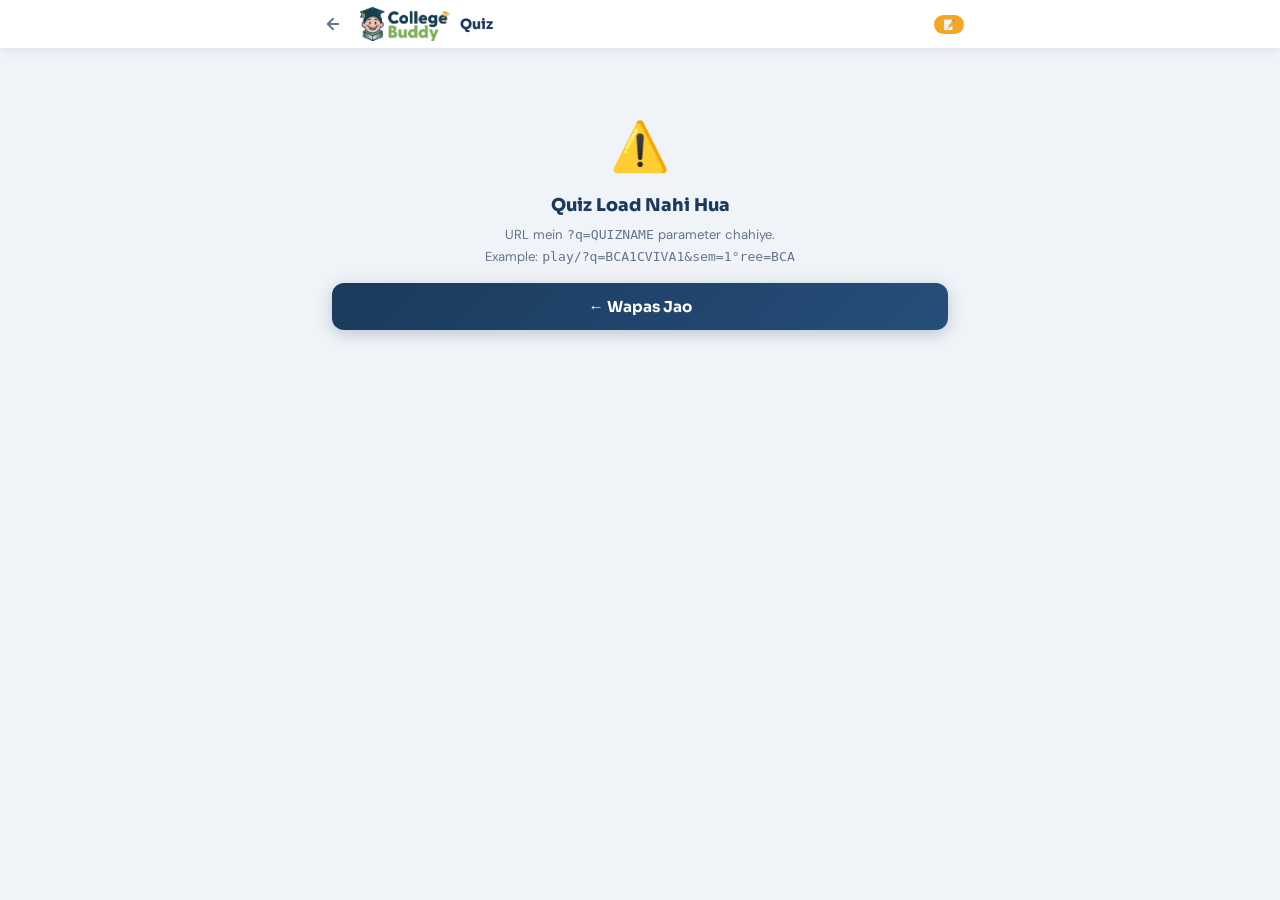
<file: play/index.html>
<!DOCTYPE html>
<html lang="en">
<head>
<meta charset="UTF-8"/>
<meta name="viewport" content="width=device-width, initial-scale=1.0"/>
<title>College Buddy – Quiz</title>
<link href="https://fonts.googleapis.com/css2?family=Sora:wght@400;600;700;800&family=DM+Sans:wght@400;500;600&display=swap" rel="stylesheet"/>
<link rel="stylesheet" href="../common.css"/>
<style>
/* ══════════════════════════════════════════
   BASE
══════════════════════════════════════════ */
body { padding-bottom: 80px; background: var(--bg); }

/* ── NAV ─────────────────────────────────── */
.quiz-nav {
  background: #fff;
  position: sticky; top: 0; z-index: 200;
  box-shadow: 0 2px 10px rgba(27,58,92,.08);
  border-bottom: 1.5px solid var(--border);
}
.qnav-inner {
  max-width: 680px; margin: 0 auto;
  display: flex; align-items: center; gap: .6rem;
  padding: .45rem 1rem;
}
.qnav-logo  { height: 34px; object-fit: contain; flex-shrink: 0; cursor: pointer; }
.qnav-title { font-family: 'Sora', sans-serif; font-weight: 800; color: var(--navy); font-size: .88rem; flex: 1; }
.qnav-badge {
  background: var(--gold); color: var(--navy);
  font-family: 'Sora', sans-serif; font-weight: 800;
  font-size: .62rem; padding: .2rem .55rem;
  border-radius: 99px; white-space: nowrap;
}
.qnav-back {
  font-size: 1rem; color: var(--muted); cursor: pointer;
  padding: .3rem .5rem; border-radius: 8px;
  border: none; background: none; transition: color .15s;
  display: flex; align-items: center;
}
.qnav-back:hover { color: var(--navy); }

/* ── SCREENS ─────────────────────────────── */
.screen { display: none; max-width: 680px; margin: 0 auto; padding: 1.1rem 1rem 2rem; }
.screen.active { display: block; animation: fadeUp .28s ease both; }
@keyframes fadeUp {
  from { opacity: 0; transform: translateY(12px); }
  to   { opacity: 1; transform: translateY(0); }
}

/* ── REATTEMPT WARNING BANNER ─────────────── */
.reattempt-warn {
  background: linear-gradient(135deg, #78350f, #92400e);
  border-radius: 14px;
  padding: .85rem 1rem;
  margin-bottom: 1rem;
  display: flex;
  align-items: flex-start;
  gap: .7rem;
  box-shadow: 0 4px 16px rgba(120,53,15,.25);
}
.reattempt-warn-icon {
  font-size: 1.4rem;
  flex-shrink: 0;
  margin-top: .05rem;
}
.reattempt-warn-text {
  color: #fef3c7;
  font-size: .78rem;
  line-height: 1.6;
}
.reattempt-warn-text strong {
  color: #fde68a;
  font-family: 'Sora', sans-serif;
  font-size: .82rem;
  display: block;
  margin-bottom: .1rem;
}

/* ══════════════════════════════════════════
   QUIZ PROGRESS BAR + TOPBAR
══════════════════════════════════════════ */
.quiz-topbar {
  display: flex;
  align-items: center;
  justify-content: space-between;
  margin-bottom: .45rem;
  gap: .4rem;
  flex-wrap: wrap;
}
.qprog-lbl {
  font-size: .75rem;
  color: var(--muted);
  font-weight: 600;
}
.qatt {
  font-family: 'Sora', sans-serif;
  font-weight: 800;
  color: var(--green);
  font-size: .78rem;
}
.prog-bar {
  background: var(--border);
  border-radius: 99px;
  height: 8px;
  margin-bottom: .75rem;
  overflow: hidden;
}
.prog-fill {
  height: 8px;
  border-radius: 99px;
  background: linear-gradient(90deg, var(--green), #7dd44a);
  transition: width .45s cubic-bezier(.34,1.56,.64,1);
}

/* ══════════════════════════════════════════
   TIMER RING
══════════════════════════════════════════ */
.timer-wrap {
  display: flex;
  align-items: center;
  gap: .6rem;
  margin-bottom: .65rem;
}
.timer-ring {
  position: relative;
  width: 46px; height: 46px;
  flex-shrink: 0;
}
.timer-ring svg { transform: rotate(-90deg); }
.timer-ring circle { fill: none; stroke-width: 4; }
.timer-bg { stroke: #e2e8f0; }
.timer-fg {
  stroke: var(--green);
  stroke-dasharray: 119;
  stroke-dashoffset: 0;
  stroke-linecap: round;
  transition: stroke .3s;
}
.timer-num {
  position: absolute; inset: 0;
  display: flex; align-items: center; justify-content: center;
  font-family: 'Sora', sans-serif;
  font-weight: 800; font-size: .72rem;
  color: var(--navy);
}
.timer-pts { flex: 1; }
.timer-pts-lbl { font-size: .66rem; color: var(--faint); font-weight: 600; }
.timer-pts-val {
  font-family: 'Sora', sans-serif;
  font-weight: 800; font-size: .96rem;
  color: var(--green); line-height: 1.25;
}
.timer-pts-val.medium { color: var(--blue); }
.timer-pts-val.slow   { color: var(--orange); }
.live-score-wrap { text-align: right; }
.live-score-num {
  font-family: 'Sora', sans-serif;
  font-weight: 800; color: var(--navy); font-size: .88rem;
}
.live-score-lbl { font-size: .6rem; color: var(--faint); }

/* ══════════════════════════════════════════
   QUESTION CARD
══════════════════════════════════════════ */
.q-card {
  background: #fff;
  border-radius: 20px;
  box-shadow: var(--shadow);
  overflow: hidden;
  margin-bottom: .75rem;
}
.q-hdr {
  background: linear-gradient(135deg, var(--navy), var(--navy2));
  padding: .75rem 1rem;
  display: flex; align-items: center; gap: .55rem;
}
.q-badge {
  background: var(--gold); color: var(--navy);
  font-family: 'Sora', sans-serif;
  font-weight: 800; font-size: .68rem;
  padding: .18rem .55rem; border-radius: 99px;
  flex-shrink: 0;
}
.q-student {
  color: rgba(255,255,255,.7);
  font-size: .7rem;
  font-family: 'Sora', sans-serif;
  font-weight: 700; flex: 1;
  overflow: hidden; text-overflow: ellipsis; white-space: nowrap;
}
.q-mbadge {
  background: rgba(255,255,255,.12);
  color: rgba(255,255,255,.8);
  font-size: .62rem; font-weight: 600;
  padding: .15rem .45rem; border-radius: 99px;
  white-space: nowrap;
}
.q-body { padding: 1rem 1.05rem .9rem; }
.q-text {
  font-weight: 600; font-size: .92rem;
  color: var(--text); line-height: 1.65;
  margin-bottom: .85rem;
}

/* ══════════════════════════════════════════
   OPTIONS — Quizizz-style instant reveal
══════════════════════════════════════════ */
.options {
  display: flex;
  flex-direction: column;
  gap: .45rem;
}

.opt {
  display: flex;
  align-items: center;
  gap: .65rem;
  border: 2px solid var(--border);
  border-radius: 13px;
  padding: .65rem .85rem;
  cursor: pointer;
  transition: border-color .15s, background .15s, transform .12s;
  background: #f8fafc;
  user-select: none;
  position: relative;
  overflow: hidden;
}
.opt::before {
  content: '';
  position: absolute;
  inset: 0;
  opacity: 0;
  transition: opacity .2s;
}
.opt:hover:not(.locked) {
  border-color: var(--navy);
  background: #f0f4ff;
  transform: translateX(2px);
}
.opt:active:not(.locked) { transform: translateX(1px); }

/* Mark circle */
.opt-mark {
  width: 28px; height: 28px;
  border-radius: 50%;
  border: 2px solid var(--border);
  flex-shrink: 0;
  display: flex; align-items: center; justify-content: center;
  font-family: 'Sora', sans-serif;
  font-weight: 800; font-size: .7rem;
  color: var(--faint);
  transition: all .2s;
  z-index: 1;
}
.opt-text {
  font-size: .84rem;
  color: #334155;
  line-height: 1.42;
  flex: 1;
  z-index: 1;
}
.opt-result-icon {
  font-size: 1.1rem;
  flex-shrink: 0;
  z-index: 1;
  opacity: 0;
  transform: scale(0);
  transition: all .25s cubic-bezier(.34,1.56,.64,1);
}

/* ── CORRECT answer ── */
.opt.correct {
  border-color: #16a34a !important;
  background: #f0fdf4 !important;
  animation: correctPop .4s cubic-bezier(.34,1.56,.64,1) both;
}
.opt.correct .opt-mark {
  background: #16a34a;
  border-color: #16a34a;
  color: #fff;
}
.opt.correct .opt-text { color: #14532d; font-weight: 600; }
.opt.correct .opt-result-icon { opacity: 1; transform: scale(1); }
.opt.correct::before {
  background: linear-gradient(90deg, rgba(22,163,74,.08), transparent);
  opacity: 1;
}

@keyframes correctPop {
  0%   { transform: scale(1); }
  40%  { transform: scale(1.025); }
  100% { transform: scale(1); }
}

/* ── WRONG answer (what user chose) ── */
.opt.wrong {
  border-color: #dc2626 !important;
  background: #fef2f2 !important;
  animation: wrongShake .4s ease both;
}
.opt.wrong .opt-mark {
  background: #dc2626;
  border-color: #dc2626;
  color: #fff;
}
.opt.wrong .opt-text { color: #7f1d1d; font-weight: 600; }
.opt.wrong .opt-result-icon { opacity: 1; transform: scale(1); }
.opt.wrong::before {
  background: linear-gradient(90deg, rgba(220,38,38,.07), transparent);
  opacity: 1;
}

@keyframes wrongShake {
  0%,100% { transform: translateX(0); }
  20%      { transform: translateX(-5px); }
  40%      { transform: translateX(4px); }
  60%      { transform: translateX(-3px); }
  80%      { transform: translateX(2px); }
}

/* ── Dimmed (other options after reveal) ── */
.opt.dimmed {
  opacity: .42;
  filter: grayscale(.3);
}

/* ── Locked (no further clicks) ── */
.opt.locked { cursor: default; }
.opt.locked:hover { transform: none; }

/* ── Points toast that flies up ── */
.pts-toast {
  position: fixed;
  font-family: 'Sora', sans-serif;
  font-weight: 800;
  font-size: 1.5rem;
  pointer-events: none;
  z-index: 9999;
  animation: ptsFloat .9s ease forwards;
}
@keyframes ptsFloat {
  0%   { opacity: 1; transform: translateY(0) scale(1); }
  60%  { opacity: 1; transform: translateY(-40px) scale(1.15); }
  100% { opacity: 0; transform: translateY(-80px) scale(.9); }
}

/* ── Confirm banner ── */
.confirm-banner {
  background: #fffbeb;
  border: 1.5px solid #fde68a;
  border-radius: 12px;
  padding: .65rem .85rem;
  font-size: .76rem; color: #78350f;
  display: none; margin-bottom: .6rem;
  line-height: 1.55;
}

/* ══════════════════════════════════════════
   PRE / POST SPECIAL CARDS
══════════════════════════════════════════ */
.special-card {
  background: #fff;
  border-radius: 18px;
  box-shadow: var(--shadow);
  overflow: hidden;
  margin-bottom: .85rem;
}
.special-hdr {
  padding: .85rem 1.1rem;
  display: flex; align-items: center; gap: .6rem;
}
.special-hdr.pre  { background: linear-gradient(135deg,#1a5e38,#254e7a); }
.special-hdr.post { background: linear-gradient(135deg,var(--gold),#e8921a); }
.special-hdr span { font-family: 'Sora', sans-serif; font-weight: 800; color: #fff; font-size: .88rem; }
.special-body { padding: .95rem 1.1rem 1.1rem; }
.yn-row { display: flex; gap: .6rem; margin-top: .65rem; }
.yn-btn {
  flex: 1; border: 2px solid var(--border);
  border-radius: 12px; padding: .7rem;
  font-family: 'Sora', sans-serif; font-weight: 800; font-size: .86rem;
  cursor: pointer; text-align: center;
  background: #f8fafc; transition: all .15s;
}
.yn-btn:hover { border-color: var(--green); }
.yn-btn.yes.sel { border-color: var(--green); background: rgba(82,168,35,.1); color: var(--green2); }
.yn-btn.no.sel  { border-color: var(--red);   background: rgba(239,68,68,.08); color: var(--red2); }

/* ══════════════════════════════════════════
   STICKY QUIZ NAV (Prev / Next / Submit)
══════════════════════════════════════════ */
.sticky-quiz-nav {
  position: fixed; bottom: 0; left: 0; right: 0; z-index: 250;
  background: rgba(255,255,255,.97);
  backdrop-filter: blur(14px);
  border-top: 1.5px solid var(--border);
  box-shadow: 0 -4px 18px rgba(27,58,92,.1);
  padding: .6rem 1rem;
  display: none;
}
.sticky-nav-inner {
  max-width: 680px; margin: 0 auto;
  display: flex; gap: .5rem;
}
.sticky-nav-inner .btn { flex: 1; padding: .72rem .5rem; font-size: .83rem; }

/* ══════════════════════════════════════════
   REVIEW
══════════════════════════════════════════ */
.review-summary {
  display: grid;
  grid-template-columns: repeat(4, 1fr);
  gap: .5rem;
  margin-bottom: 1rem;
}
@media(max-width:400px) { .review-summary { grid-template-columns: repeat(2,1fr); } }

.rs-card {
  background: #fff;
  border-radius: 14px;
  padding: .8rem .5rem;
  text-align: center;
  box-shadow: 0 2px 10px rgba(27,58,92,.07);
}
.rs-num { font-family:'Sora',sans-serif; font-weight:800; font-size:1.5rem; line-height:1; }
.rs-num.c   { color: var(--green); }
.rs-num.w   { color: var(--red); }
.rs-num.s   { color: var(--navy); }
.rs-num.neg { color: var(--orange); }
.rs-lbl {
  font-size: .58rem; color: var(--faint); font-weight: 600;
  text-transform: uppercase; letter-spacing: .03em; margin-top: .12rem;
}

.rev-item {
  background: #fff; border-radius: 14px;
  box-shadow: 0 2px 10px rgba(27,58,92,.07);
  overflow: hidden; margin-bottom: .55rem;
  animation: fadeUp .3s ease both;
}
.rev-hdr {
  padding: .58rem .82rem;
  display: flex; align-items: flex-start; gap: .5rem;
}
.rev-hdr.c  { background: rgba(82,168,35,.07);  border-left: 4px solid var(--green); }
.rev-hdr.w  { background: rgba(239,68,68,.06);  border-left: 4px solid var(--red); }
.rev-hdr.sk { background: #f8fafc;              border-left: 4px solid var(--border); }
.rev-status  { font-size: .95rem; flex-shrink: 0; margin-top: .04rem; }
.rev-q-text  { font-weight: 600; font-size: .78rem; color: var(--text); flex: 1; line-height: 1.45; }
.rev-pts-badge {
  font-family: 'Sora', sans-serif; font-weight: 800; font-size: .73rem;
  border-radius: 99px; padding: .1rem .45rem;
  margin-left: auto; flex-shrink: 0; white-space: nowrap;
}
.rev-pts-badge.c  { background: rgba(82,168,35,.12); color: var(--green2); }
.rev-pts-badge.w  { background: rgba(239,68,68,.1);  color: var(--red2); }
.rev-pts-badge.sk { background: #f1f5f9;             color: var(--muted); }
.rev-time-badge   {
  font-size: .62rem; color: var(--faint); white-space: nowrap;
  margin-left: .3rem; flex-shrink: 0; margin-top: .04rem;
}
.rev-opts {
  padding: .4rem .82rem .68rem;
  display: flex; flex-direction: column; gap: .22rem;
}
.rev-opt {
  display: flex; align-items: flex-start; gap: .42rem;
  padding: .3rem .42rem; border-radius: 8px; font-size: .77rem;
}
.rev-opt.oc  { background: rgba(82,168,35,.1); color: var(--green2); }
.rev-opt.owx { background: rgba(239,68,68,.09); color: var(--red2); }
.rev-opt.on  { color: var(--muted); }
.rev-opt-ltr {
  width: 20px; height: 20px; border-radius: 50%; flex-shrink: 0;
  display: flex; align-items: center; justify-content: center;
  font-family: 'Sora', sans-serif; font-weight: 800; font-size: .6rem;
  background: var(--border); color: var(--muted);
}
.rev-opt.oc  .rev-opt-ltr { background: var(--green); color: #fff; }
.rev-opt.owx .rev-opt-ltr { background: var(--red);   color: #fff; }

/* ══════════════════════════════════════════
   SCORE SCREEN
══════════════════════════════════════════ */
.score-hero {
  background: linear-gradient(135deg, var(--navy), var(--navy2));
  border-radius: 20px; padding: 1.6rem 1.2rem;
  text-align: center; margin-bottom: 1rem;
  box-shadow: 0 4px 24px rgba(27,58,92,.18);
}
.score-emoji { font-size: 2.8rem; margin-bottom: .32rem; }
.score-val   { font-family:'Sora',sans-serif; font-weight:800; color:var(--gold); font-size:3.2rem; line-height:1; }
.score-out   { color:rgba(255,255,255,.55); font-size:.78rem; margin-top:.18rem; }
.score-name  { font-family:'Sora',sans-serif; font-weight:800; color:#fff; font-size:1rem; margin-top:.5rem; }
.score-tag   {
  display:inline-block; background:rgba(255,255,255,.12);
  border-radius:99px; padding:.26rem .82rem;
  font-size:.7rem; color:rgba(255,255,255,.78); margin-top:.32rem;
}
.score-breakdown {
  display:flex; gap:.42rem; justify-content:center;
  margin-top:.65rem; flex-wrap:wrap;
}
.sbd {
  background:rgba(255,255,255,.1); border-radius:8px;
  padding:.28rem .6rem; font-size:.66rem;
  color:rgba(255,255,255,.8); font-weight:600;
}

/* ══════════════════════════════════════════
   LEADERBOARD
══════════════════════════════════════════ */
.lb-item {
  background:#fff; border-radius:14px; padding:.7rem .82rem;
  box-shadow:0 2px 10px rgba(27,58,92,.07);
  display:flex; align-items:center; gap:.65rem; margin-bottom:.42rem;
  animation:fadeUp .3s ease both;
}
.lb-rank {
  width:32px; height:32px; border-radius:50%;
  display:flex; align-items:center; justify-content:center;
  font-family:'Sora',sans-serif; font-weight:800; font-size:.78rem; flex-shrink:0;
}
.lb-rank.r1 { background:linear-gradient(135deg,#f5a623,#e8921a); color:#fff; }
.lb-rank.r2 { background:linear-gradient(135deg,#94a3b8,#64748b); color:#fff; }
.lb-rank.r3 { background:linear-gradient(135deg,#cd7f32,#a0522d); color:#fff; }
.lb-rank.rn { background:#f1f5f9; color:var(--muted); }
.lb-info    { flex:1; }
.lb-name    { font-weight:600; font-size:.84rem; color:var(--navy); }
.lb-college { font-size:.67rem; color:var(--faint); }
.lb-you     {
  font-size:.54rem; background:var(--green); color:#fff;
  border-radius:99px; padding:.06rem .36rem;
  margin-left:.22rem; vertical-align:middle;
}
.lb-score     { font-family:'Sora',sans-serif; font-weight:800; font-size:1.08rem; color:var(--green); }
.lb-score-sub { font-size:.58rem; color:var(--faint); text-align:right; }

/* ══════════════════════════════════════════
   STICKY BOTTOM BAR (Score + Share)
══════════════════════════════════════════ */
#scoreBottomBar {
  position: fixed; bottom: 0; left: 0; right: 0; z-index: 400;
  background: #fff;
  border-top: 1.5px solid var(--border);
  box-shadow: 0 -4px 16px rgba(27,58,92,.1);
  padding: .6rem 1rem .7rem;
  display: none;
  flex-direction: column;
  gap: .42rem;
}

/* ══════════════════════════════════════════
   AUTH SCREEN EXTRAS
══════════════════════════════════════════ */
.auth-tabs {
  display:flex; gap:0; background:#f1f5f9;
  border-radius:12px; padding:4px; margin-bottom:1.1rem;
}
.auth-tab {
  flex:1; text-align:center; padding:.48rem; border-radius:9px;
  cursor:pointer; font-family:'Sora',sans-serif; font-weight:700;
  font-size:.8rem; color:var(--muted); transition:all .2s;
}
.auth-tab.active {
  background:var(--white); color:var(--navy);
  box-shadow:0 2px 8px rgba(27,58,92,.1);
}
</style>
</head>
<body>

<!-- ── NAV ──────────────────────────────────────── -->
<nav class="quiz-nav">
  <div class="qnav-inner">
    <button class="qnav-back" onclick="history.back()">
      <svg width="18" height="18" viewBox="0 0 24 24" fill="none" stroke="currentColor" stroke-width="2.5" stroke-linecap="round" stroke-linejoin="round">
        <path d="M19 12H5M12 5l-7 7 7 7"/>
      </svg>
    </button>
    <img src="../images/cbdlogo.png" alt="CB" class="qnav-logo"
         onclick="history.back()" onerror="this.style.display='none'"/>
    <div class="qnav-title" id="navTitle">Quiz</div>
    <div class="qnav-badge" id="navBadge">📝</div>
  </div>
</nav>

<!-- ── LOADING ───────────────────────────────────── -->
<div class="screen active" id="screenLoading">
  <div class="loading-screen">
    <div class="loader"></div>
    <div class="loader-text" id="loadText">Loading Quiz...</div>
    <div class="loader-sub"  id="loadSub">Thoda wait karo...</div>
  </div>
</div>

<!-- ── ERROR ─────────────────────────────────────── -->
<div class="screen" id="screenError">
  <div style="text-align:center;padding:3rem 1rem;">
    <div style="font-size:3rem;margin-bottom:1rem;">⚠️</div>
    <div style="font-family:'Sora',sans-serif;font-weight:800;color:var(--navy);font-size:1.1rem;margin-bottom:.5rem;">Quiz Load Nahi Hua</div>
    <p style="font-size:.82rem;color:var(--muted);line-height:1.65;" id="errMsg">—</p>
    <button class="btn btn-navy" style="margin-top:1rem;" onclick="history.back()">← Wapas Jao</button>
  </div>
</div>

<!-- ── AUTH ──────────────────────────────────────── -->
<div class="screen" id="screenAuth">
  <div class="hero-strip">
    <div class="chip" id="authChip">📝 Quiz</div>
    <h1 id="authH1">Join the <em>Quiz</em></h1>
    <p>Login karo aur quiz shuru karo!</p>
  </div>
  <div class="info-row">
    <div class="info-box"><div class="ib-num" id="infoQ">—</div><div class="ib-lbl">Questions</div></div>
    <div class="info-box"><div class="ib-num" id="infoM">—</div><div class="ib-lbl">Max Marks</div></div>
    <div class="info-box"><div class="ib-num">-3</div><div class="ib-lbl">Negative</div></div>
  </div>
  <div class="score-legend">
    <div class="sl-title">🎯 Scoring System</div>
    <div class="sl-row">
      <span class="sl-badge fast">⚡ &lt;5s → +15</span>
      <span class="sl-badge medium">🎯 5–15s → +10</span>
      <span class="sl-badge slow">🐢 &gt;15s → +7</span>
      <span class="sl-badge wrong">❌ Wrong → -3</span>
      <span class="sl-badge skip">○ Skip → 0</span>
    </div>
  </div>
  <div class="card">
    <div class="card-body">
      <div class="auth-tabs">
        <div class="auth-tab active" id="tabLogin"    onclick="switchTab('login')">🔑 Login</div>
        <div class="auth-tab"        id="tabRegister" onclick="switchTab('register')">📝 Register</div>
      </div>
      <div id="loginForm">
        <div class="field">
          <label class="lbl">Mobile Number <span class="req">*</span></label>
          <input type="tel" id="lMob" class="fi" placeholder="10-digit number" maxlength="10" inputmode="numeric"/>
          <p class="et" id="eLMob">Valid 10-digit number chahiye.</p>
        </div>
        <div class="field" style="margin-bottom:1.1rem;">
          <label class="lbl">Password <span class="req">*</span></label>
          <input type="password" id="lPass" class="fi" placeholder="Apna password"/>
          <p class="et" id="eLPass">Password required hai.</p>
        </div>
        <button class="btn btn-green" id="loginBtn" onclick="handleLogin()">
          <div class="spin" id="loginSpin"></div>
          <span id="loginTxt">Login &amp; Start Quiz 🚀</span>
        </button>
        <p style="text-align:center;font-size:.74rem;color:var(--muted);margin-top:.7rem;">
          Account nahi hai? <span class="link-text" onclick="switchTab('register')">Register karein →</span>
        </p>
      </div>
      <div id="registerForm" style="display:none;">
        <div class="field">
          <label class="lbl">Full Name <span class="req">*</span></label>
          <input type="text" id="rName" class="fi" placeholder="Apna pura naam"/>
          <p class="et" id="eRName">Naam required hai.</p>
        </div>
        <div class="field">
          <label class="lbl">College <span class="req">*</span></label>
          <select id="rCollege" class="fi"><option value="">-- College Select Karein --</option></select>
          <p class="et" id="eRCollege">College select karein.</p>
        </div>
        <div class="field">
          <label class="lbl">Semester <span class="req">*</span></label>
          <select id="rSem" class="fi">
            <option value="">-- Semester --</option>
            <option value="1">1st Semester</option><option value="2">2nd Semester</option>
            <option value="3">3rd Semester</option><option value="4">4th Semester</option>
            <option value="5">5th Semester</option><option value="6">6th Semester</option>
            <option value="7">7th Semester</option><option value="8">8th Semester</option>
          </select>
          <p class="et" id="eRSem">Semester select karein.</p>
        </div>
        <div class="field">
          <label class="lbl">Email <span class="req">*</span></label>
          <input type="email" id="rEmail" class="fi" placeholder="example@gmail.com"/>
          <p class="et" id="eREmail">Valid email chahiye.</p>
        </div>
        <div class="field">
          <label class="lbl">Mobile Number <span class="req">*</span></label>
          <input type="tel" id="rMob" class="fi" placeholder="10-digit number" maxlength="10" inputmode="numeric"/>
          <p class="et" id="eRMob">Valid 10-digit number chahiye.</p>
        </div>
        <div class="field" style="margin-bottom:1.1rem;">
          <label class="lbl">Create Password <span class="req">*</span></label>
          <input type="password" id="rPass" class="fi" placeholder="Min 6 characters"/>
          <p class="et" id="eRPass">Min 6 character password chahiye.</p>
        </div>
        <button class="btn btn-green" id="registerBtn" onclick="handleRegister()">
          <div class="spin" id="registerSpin"></div>
          <span id="registerTxt">Register &amp; Start Quiz 🚀</span>
        </button>
        <p style="text-align:center;font-size:.74rem;color:var(--muted);margin-top:.7rem;">
          Already registered? <span class="link-text" onclick="switchTab('login')">Login karein →</span>
        </p>
      </div>
    </div>
  </div>
</div>

<!-- ── PRE-QUIZ ───────────────────────────────────── -->
<div class="screen" id="screenPreQ">
  <div class="special-card">
    <div class="special-hdr pre">
      <span>🎓</span><span>Quiz shuru karne se pehle...</span>
    </div>
    <div class="special-body">
      <p style="font-weight:600;font-size:.9rem;color:var(--text);margin-bottom:.35rem;">
        <strong id="preQName" style="color:var(--navy);">—</strong>,
        kya aapne is topic ki class attend ki thi?
      </p>
      <p style="font-size:.77rem;color:var(--muted);">Honest jawab do — data anonymous rehta hai.</p>
      <div class="yn-row">
        <div class="yn-btn yes" id="preYes" onclick="setPreQ('yes')">✅ Haan, Kiya</div>
        <div class="yn-btn no"  id="preNo"  onclick="setPreQ('no')">❌ Nahi Kiya</div>
      </div>
    </div>
  </div>
  <button class="btn btn-green" id="preNextBtn" onclick="startActualQuiz()" disabled>
    Quiz Shuru Karo →
  </button>
</div>

<!-- ── QUIZ SCREEN ────────────────────────────────── -->
<div class="screen" id="screenQuiz">

  <!-- Reattempt warning (shown only if already submitted) -->
  <div class="reattempt-warn" id="reattemptWarn" style="display:none;">
    <div class="reattempt-warn-icon">⚠️</div>
    <div class="reattempt-warn-text">
      <strong>Score nahi badhega!</strong>
      Aapne yeh quiz pehle already submit kar diya hai. Aap review ke liye dekh sakte ho, lekin score update nahi hoga.
    </div>
  </div>

  <div class="quiz-topbar">
    <span class="qprog-lbl">Q <span id="qCur">1</span> / <span id="qTot">—</span></span>
    <span class="qatt" id="qAtt">0 attempted</span>
  </div>
  <div class="prog-bar">
    <div class="prog-fill" id="progFill" style="width:0%"></div>
  </div>

  <div class="timer-wrap">
    <div class="timer-ring">
      <svg width="46" height="46" viewBox="0 0 46 46">
        <circle class="timer-bg" cx="23" cy="23" r="19"/>
        <circle class="timer-fg" id="timerCircle" cx="23" cy="23" r="19"/>
      </svg>
      <div class="timer-num" id="timerNum">0s</div>
    </div>
    <div class="timer-pts">
      <div class="timer-pts-lbl">If correct now:</div>
      <div class="timer-pts-val" id="timerPts">+15 pts</div>
    </div>
    <div class="live-score-wrap">
      <div class="live-score-num" id="liveTotalScore">0 pts</div>
      <div class="live-score-lbl">current score</div>
    </div>
  </div>

  <div class="q-card">
    <div class="q-hdr">
      <span class="q-badge" id="qBadge">Q1</span>
      <span class="q-student" id="qStudName">—</span>
      <span class="q-mbadge" id="qMarksBadge">max +15</span>
    </div>
    <div class="q-body">
      <div class="q-text" id="qText">—</div>
      <div class="options" id="optsCont"></div>
    </div>
  </div>

  <div class="confirm-banner" id="confirmBanner">
    ⚠️ <strong>Aapne <span id="unattempted">0</span> questions skip kiye.</strong>
    Skip = 0 marks. Submit confirm karo?
  </div>
</div>

<!-- Sticky quiz bottom nav -->
<div class="sticky-quiz-nav" id="stickyQuizNav">
  <div class="sticky-nav-inner">
    <button class="btn btn-outline" id="btnPrev" onclick="navQ(-1)">← Prev</button>
    <button class="btn btn-green"   id="btnNext" onclick="navQ(1)">Next →</button>
    <button class="btn btn-red"     id="btnSub"  style="display:none;" onclick="onSubmitClick()">Submit ✓</button>
  </div>
</div>

<!-- ── POST-QUIZ FEEDBACK ─────────────────────────── -->
<div class="screen" id="screenPostQ">
  <div class="special-card">
    <div class="special-hdr post">
      <span>💬</span><span>Quiz khatam! Ek feedback do</span>
    </div>
    <div class="special-body">
      <p style="font-weight:600;font-size:.88rem;color:var(--text);margin-bottom:.7rem;">
        Is class ya quiz ke baare mein feedback / suggestion?
      </p>
      <textarea id="feedbackText" class="fi" rows="4" style="resize:none;"
                placeholder="Kuch bhi likho — topic, difficulty, suggestions... 📝"></textarea>
    </div>
  </div>
  <button class="btn btn-gold" id="postBtn" onclick="submitWithFeedback()">
    <div class="spin" id="postSpin"></div>
    <span id="postTxt">Submit &amp; See Results 🎯</span>
  </button>
  <p style="text-align:center;font-size:.7rem;color:var(--faint);margin-top:.45rem;">Feedback optional hai</p>
</div>

<!-- ── REVIEW ─────────────────────────────────────── -->
<div class="screen" id="screenReview">
  <div class="hero-strip">
    <div class="chip">📊 Result</div>
    <h1>Quiz <em>Review</em></h1>
    <p id="revNameLine">—</p>
  </div>
  <div class="review-summary">
    <div class="rs-card"><div class="rs-num c"   id="rsC">—</div><div class="rs-lbl">Correct</div></div>
    <div class="rs-card"><div class="rs-num w"   id="rsW">—</div><div class="rs-lbl">Wrong</div></div>
    <div class="rs-card"><div class="rs-num neg" id="rsNeg">—</div><div class="rs-lbl">Negative</div></div>
    <div class="rs-card"><div class="rs-num s"   id="rsS">—</div><div class="rs-lbl">Score</div></div>
  </div>
  <div id="revList"></div>
  <div style="position:sticky;bottom:0;background:var(--bg);padding:.7rem 0 .2rem;">
    <button class="btn btn-navy" onclick="showScreen('screenScore')">View Score &amp; Leaderboard 🏆</button>
  </div>
</div>

<!-- ── SCORE + LEADERBOARD ────────────────────────── -->
<div class="screen" id="screenScore">
  <div class="score-hero">
    <div class="score-emoji" id="sEmoji">🎉</div>
    <div class="score-val"   id="sVal">—</div>
    <div class="score-out"   id="sOut">—</div>
    <div class="score-name"  id="sName">—</div>
    <div class="score-tag"   id="sTag">—</div>
    <div class="score-breakdown" id="sBreakdown"></div>
  </div>
  <div style="display:flex;align-items:center;justify-content:space-between;margin-bottom:.6rem;">
    <div class="sec-title" style="margin-bottom:0;">🏅 Leaderboard</div>
    <button onclick="loadLeaderboard()" style="background:none;border:1.5px solid var(--border);
            border-radius:7px;padding:.24rem .6rem;font-size:.68rem;font-weight:700;
            color:var(--navy);cursor:pointer;font-family:'Sora',sans-serif;">⟳ Refresh</button>
  </div>
  <div id="lbCont"><div class="empty-state"><div class="ei">⏳</div>Loading...</div></div>
  <div style="height:130px;"></div>
</div>

<!-- STICKY SCORE BAR -->
<div id="scoreBottomBar">
  <button class="btn btn-wa" onclick="shareWA()">
    <svg width="17" height="17" viewBox="0 0 24 24" fill="white">
      <path d="M17.472 14.382c-.297-.149-1.758-.867-2.03-.967-.273-.099-.471-.148-.67.15-.197.297-.767.966-.94 1.164-.173.199-.347.223-.644.075-.297-.15-1.255-.463-2.39-1.475-.883-.788-1.48-1.761-1.653-2.059-.173-.297-.018-.458.13-.606.134-.133.298-.347.446-.52.149-.174.198-.298.298-.497.099-.198.05-.371-.025-.52-.075-.149-.669-1.612-.916-2.207-.242-.579-.487-.5-.669-.51-.173-.008-.371-.01-.57-.01-.198 0-.52.074-.792.372-.272.297-1.04 1.016-1.04 2.479 0 1.462 1.065 2.875 1.213 3.074.149.198 2.096 3.2 5.077 4.487.709.306 1.262.489 1.694.625.712.227 1.36.195 1.871.118.571-.085 1.758-.719 2.006-1.413.248-.694.248-1.289.173-1.413-.074-.124-.272-.198-.57-.347z"/>
      <path d="M12 0C5.373 0 0 5.373 0 12c0 2.126.553 4.121 1.522 5.857L.058 23.5l5.818-1.525A11.939 11.939 0 0 0 12 24c6.627 0 12-5.373 12-12S18.627 0 12 0zm0 21.818a9.804 9.804 0 0 1-5.012-1.369l-.358-.213-3.724.976.994-3.63-.234-.373A9.79 9.79 0 0 1 2.182 12C2.182 6.578 6.578 2.182 12 2.182c5.421 0 9.818 4.396 9.818 9.818 0 5.421-4.397 9.818-9.818 9.818z"/>
    </svg>
    Doston ko Challenge Karo! 📲
  </button>
  <button class="btn btn-outline" onclick="showScreen('screenReview')" style="font-size:.82rem;">← Review Dekhein</button>
</div>

<script src="../common.js"></script>
<script>
// ═══════════════════════════════════════════════════
//  STATE
// ═══════════════════════════════════════════════════
let quizName      = '';
let quizSem       = '';
let quizDegree    = '';
let questions     = [];
let answers       = {};   // { idx: { opt, time, pts } }
let currentQ      = 0;
let finalScore    = 0;
let finalCorrect  = 0;
let finalNeg      = 0;
let submitPending = false;
let preQAnswer    = null;
let feedbackStr   = '';
let isReattempt   = false;  // already submitted before

// Timer state — accumulated elapsed per question
let qTimestamps  = {};  // { idx: { startAt, elapsedBefore } }
let timerInterval = null;

// ═══════════════════════════════════════════════════
//  BOOT
// ═══════════════════════════════════════════════════
window.addEventListener('DOMContentLoaded', async () => {
  // Populate register college dropdown
  const sel = document.getElementById('rCollege');
  COLLEGES.forEach(c => {
    const o = document.createElement('option');
    o.value = c; o.textContent = c; sel.appendChild(o);
  });

  const params  = new URLSearchParams(window.location.search);
  quizName      = (params.get('q')      || '').trim();
  quizSem       = (params.get('sem')    || '').trim();
  quizDegree    = (params.get('degree') || '').trim();

  if (!quizName) {
    showError('URL mein <code>?q=QUIZNAME</code> parameter chahiye.<br>Example: <code>play/?q=BCA1CVIVA1&sem=1&degree=BCA</code>');
    return;
  }

  document.getElementById('navTitle').textContent = quizName.toUpperCase() + ' Quiz';
  document.getElementById('navBadge').textContent = '📝 ' + quizName.toUpperCase();

  // Build CSV path: ../data/sem{N}/{filename}.csv
  // If sem param given use it, else try to parse from quiz name
  const sem     = quizSem || '1';
  const csvPath = '../data/sem' + sem + '/' + quizName + '.csv';

  try {
    setLoad('Loading Quiz...', quizName + '.csv pad rahi hai');
    const csv = await fetchCSV(csvPath);
    questions  = parseCSV(csv);
    if (!questions.length) throw new Error('CSV mein koi valid question nahi mila.');

    const u = getUser();
    if (u) {
      await checkIfAlreadyDone(u);
    } else {
      showAuthScreen();
    }
  } catch (err) {
    showError(
      'File load nahi hui: <code>' + esc(csvPath) + '</code><br><br>' +
      '<strong>' + esc(err.message) + '</strong><br><br>' +
      'Check karo ki file sahi folder mein hai.'
    );
  }
});

// ═══════════════════════════════════════════════════
//  AUTH
// ═══════════════════════════════════════════════════
function showAuthScreen() {
  document.getElementById('authChip').textContent = '📝 ' + quizName.toUpperCase();
  document.getElementById('authH1').innerHTML     = 'Join the <em>' + esc(quizName.toUpperCase()) + '</em> Quiz';
  document.getElementById('infoQ').textContent    = questions.length;
  document.getElementById('infoM').textContent    = questions.length * PTS_FAST;
  showScreen('screenAuth');
}

function switchTab(tab) {
  const isLogin = tab === 'login';
  document.getElementById('tabLogin').classList.toggle('active', isLogin);
  document.getElementById('tabRegister').classList.toggle('active', !isLogin);
  document.getElementById('loginForm').style.display    = isLogin ? 'block' : 'none';
  document.getElementById('registerForm').style.display = isLogin ? 'none'  : 'block';
}

const fe = (id,v) => document.getElementById(id).classList.toggle('err', v);
const se = (id,v) => document.getElementById(id).style.display = v ? 'block' : 'none';

async function handleLogin() {
  const mob  = document.getElementById('lMob').value.trim();
  const pass = document.getElementById('lPass').value.trim();
  let ok = true;
  if (!/^\d{10}$/.test(mob)) { fe('lMob',true);  se('eLMob',true);  ok=false; } else { fe('lMob',false);  se('eLMob',false); }
  if (!pass)                  { fe('lPass',true); se('eLPass',true); ok=false; } else { fe('lPass',false); se('eLPass',false); }
  if (!ok) return;

  setBtnLoad('loginBtn','loginSpin','loginTxt',true);
  try {
    const data = await apiGet({ action:'loginUser', mobile:mob, password:pass });
    if (data.status === 'ok') {
      saveUser({ ...data.user, mobile:mob });
      await checkIfAlreadyDone(data.user);
    } else {
      showToast(data.message || 'Wrong mobile or password','error');
    }
  } catch(_) { showToast('Network error. Try again.','error'); }
  setBtnLoad('loginBtn','loginSpin','loginTxt',false);
}

async function handleRegister() {
  const name    = document.getElementById('rName').value.trim();
  const college = document.getElementById('rCollege').value;
  const sem     = document.getElementById('rSem').value;
  const email   = document.getElementById('rEmail').value.trim();
  const mob     = document.getElementById('rMob').value.trim();
  const pass    = document.getElementById('rPass').value.trim();
  let ok = true;
  if(!name)                                    {fe('rName',true);    se('eRName',true);    ok=false;}else{fe('rName',false);    se('eRName',false);}
  if(!college)                                 {fe('rCollege',true); se('eRCollege',true); ok=false;}else{fe('rCollege',false); se('eRCollege',false);}
  if(!sem)                                     {fe('rSem',true);     se('eRSem',true);     ok=false;}else{fe('rSem',false);     se('eRSem',false);}
  if(!/^[^\s@]+@[^\s@]+\.[^\s@]+$/.test(email)){fe('rEmail',true);  se('eREmail',true);  ok=false;}else{fe('rEmail',false);  se('eREmail',false);}
  if(!/^\d{10}$/.test(mob))                    {fe('rMob',true);     se('eRMob',true);     ok=false;}else{fe('rMob',false);    se('eRMob',false);}
  if(pass.length < 6)                          {fe('rPass',true);    se('eRPass',true);    ok=false;}else{fe('rPass',false);   se('eRPass',false);}
  if(!ok) return;

  setBtnLoad('registerBtn','registerSpin','registerTxt',true);
  try {
    const params = new URLSearchParams({
      action:'registerUser', name, college, semester:sem,
      email, mobile:mob, password:pass, timestamp:now()
    });
    const res  = await fetch(SHEET_URL + '?' + params.toString());
    const data = await res.json();
    if (data.status === 'ok') {
      const user = { name, college, semester:sem, email, mobile:mob };
      saveUser(user);
      showToast('Registration successful! 🎉','success');
      await checkIfAlreadyDone(user);
    } else {
      showToast(data.message || 'Registration failed.','error');
    }
  } catch(_) { showToast('Network error. Try again.','error'); }
  setBtnLoad('registerBtn','registerSpin','registerTxt',false);
}

// ═══════════════════════════════════════════════════
//  ALREADY DONE CHECK
// ═══════════════════════════════════════════════════
async function checkIfAlreadyDone(u) {
  try {
    const data = await apiGet({ action:'checkSubmission', quiz:quizName, mobile:u.mobile });
    if (data.alreadySubmitted) {
      isReattempt  = true;
      finalScore   = data.score   || 0;
      finalCorrect = data.correct || 0;
      finalNeg     = data.negative || 0;

      // Restore previous answers for review
      if (data.answers) {
        try {
          const log = typeof data.answers === 'string'
            ? JSON.parse(data.answers) : data.answers;
          answers = {};
          log.forEach(a => {
            if (a.selected != null)
              answers[a.q - 1] = { opt:a.selected, pts:a.pts||0, time:a.time||0, locked:true };
          });
        } catch(_) {}
      }

      // Show score screen directly, with review available
      buildReview();
      fillScoreScreen();
      loadLeaderboard();
      showScreen('screenScore');
      showToast('Aapka pehla score dekho 👇','default');
      return;
    }
  } catch(_) {}
  showPreQuestion(u);
}

// ═══════════════════════════════════════════════════
//  PRE-QUESTION
// ═══════════════════════════════════════════════════
function showPreQuestion(u) {
  const firstName = (u?.name || getUser()?.name || 'Student').split(' ')[0];
  document.getElementById('preQName').textContent = firstName;
  document.getElementById('preYes').classList.remove('sel');
  document.getElementById('preNo').classList.remove('sel');
  preQAnswer = null;
  document.getElementById('preNextBtn').disabled = true;
  showScreen('screenPreQ');
}

function setPreQ(val) {
  preQAnswer = val;
  document.getElementById('preYes').classList.toggle('sel', val === 'yes');
  document.getElementById('preNo').classList.toggle('sel',  val === 'no');
  document.getElementById('preNextBtn').disabled = false;
}

function startActualQuiz() {
  currentQ = 0; answers = {}; qTimestamps = {}; submitPending = false; isReattempt = false;
  document.getElementById('stickyQuizNav').style.display = 'block';
  document.getElementById('reattemptWarn').style.display = 'none';
  renderQ(0);
  showScreen('screenQuiz');
}

// ═══════════════════════════════════════════════════
//  CSV LOADER
// ═══════════════════════════════════════════════════
async function fetchCSV(path) {
  const res = await fetch(path);
  if (!res.ok) throw new Error('HTTP ' + res.status + ' — file not found');
  return res.text();
}

function parseCSV(raw) {
  const lines = raw.trim().replace(/\r\n/g,'\n').replace(/\r/g,'\n').split('\n');
  const qs = []; let start = 0;
  const first = splitRow(lines[0]);
  if (first.length > 0 && isNaN(parseInt(first[5])) && !/^\d/.test(first[0])) start = 1;
  for (let i = start; i < lines.length; i++) {
    const c = splitRow(lines[i]);
    if (c.length < 6) continue;
    const qText = c[0].trim(), opts = [c[1].trim(),c[2].trim(),c[3].trim(),c[4].trim()];
    const ans   = parseInt(c[5].trim(), 10);
    if (!qText || isNaN(ans) || ans < 1 || ans > 4) continue;
    qs.push({ q:qText, opts, ans });
  }
  return qs;
}

function splitRow(row) {
  const out = []; let cur = '', q = false;
  for (let i = 0; i < row.length; i++) {
    const ch = row[i];
    if (ch === '"') { q = !q; continue; }
    if (ch === ',' && !q) { out.push(cur); cur = ''; continue; }
    cur += ch;
  }
  out.push(cur); return out;
}

// ═══════════════════════════════════════════════════
//  TIMER
// ═══════════════════════════════════════════════════
function currentElapsedMs(idx) {
  const ts = qTimestamps[idx];
  if (!ts) return 0;
  if (ts.startAt === null) return ts.elapsedBefore;
  return ts.elapsedBefore + (performance.now() - ts.startAt);
}

function startTimerForQ(idx) {
  clearInterval(timerInterval); timerInterval = null;

  if (answers[idx]) {
    updateTimerDisplay(answers[idx].time || 0, true);
    return;
  }
  if (!qTimestamps[idx]) {
    qTimestamps[idx] = { startAt: performance.now(), elapsedBefore: 0 };
  } else if (qTimestamps[idx].startAt === null) {
    qTimestamps[idx].startAt = performance.now();
  }
  timerInterval = setInterval(() => {
    updateTimerDisplay(currentElapsedMs(idx) / 1000, false);
  }, 200);
}

function freezeTimerForQ(idx) {
  if (!answers[idx] && qTimestamps[idx] && qTimestamps[idx].startAt !== null) {
    qTimestamps[idx].elapsedBefore = currentElapsedMs(idx);
    qTimestamps[idx].startAt = null;
  }
  clearInterval(timerInterval); timerInterval = null;
}

function updateTimerDisplay(elapsedSec, isStatic) {
  const circle = document.getElementById('timerCircle');
  const numEl  = document.getElementById('timerNum');
  const ptsEl  = document.getElementById('timerPts');
  const circumference = 2 * Math.PI * 19; // r=19

  numEl.textContent = Math.round(elapsedSec) + 's';
  const visual = Math.min(elapsedSec / 30, 1);
  circle.style.strokeDashoffset = circumference * visual;

  let pts, cls, color;
  if      (elapsedSec < FAST_SEC)   { pts = PTS_FAST;   cls = '';       color = 'var(--green)';  }
  else if (elapsedSec < MEDIUM_SEC) { pts = PTS_MEDIUM; cls = 'medium'; color = 'var(--blue)';   }
  else                               { pts = PTS_SLOW;   cls = 'slow';   color = 'var(--orange)'; }

  circle.style.stroke = color;
  ptsEl.textContent   = '+' + pts + ' pts';
  ptsEl.className     = 'timer-pts-val ' + cls;
}

// ═══════════════════════════════════════════════════
//  RENDER QUESTION
// ═══════════════════════════════════════════════════
function renderQ(idx) {
  if (idx !== currentQ) freezeTimerForQ(currentQ);
  currentQ = idx;

  const q  = questions[idx];
  const n  = questions.length;
  const u  = getUser();

  document.getElementById('qCur').textContent       = idx + 1;
  document.getElementById('qTot').textContent       = n;
  document.getElementById('qBadge').textContent     = 'Q' + (idx + 1);
  document.getElementById('qText').textContent      = q.q;
  document.getElementById('qStudName').textContent  = u?.name || '—';
  document.getElementById('qMarksBadge').textContent = 'max +' + PTS_FAST;
  document.getElementById('confirmBanner').style.display = 'none';
  submitPending = false;

  const attempted = Object.keys(answers).length;
  document.getElementById('qAtt').textContent = attempted + ' attempted';
  document.getElementById('progFill').style.width = ((idx + 1) / n * 100) + '%';

  let live = 0;
  Object.values(answers).forEach(a => live += (a.pts || 0));
  document.getElementById('liveTotalScore').textContent = live + ' pts';

  // Build options
  const LABELS = ['A','B','C','D'];
  const cont   = document.getElementById('optsCont');
  cont.innerHTML = '';

  const prevAns = answers[idx];

  q.opts.forEach((opt, i) => {
    if (!opt) return;
    const num = i + 1;
    const d   = document.createElement('div');
    d.className = 'opt';
    d.dataset.num = num;

    const markEl   = document.createElement('div');
    markEl.className = 'opt-mark';
    markEl.textContent = LABELS[i];

    const textEl   = document.createElement('div');
    textEl.className = 'opt-text';
    textEl.textContent = opt;

    const iconEl   = document.createElement('div');
    iconEl.className = 'opt-result-icon';

    d.appendChild(markEl);
    d.appendChild(textEl);
    d.appendChild(iconEl);

    // If already answered — show revealed state
    if (prevAns) {
      d.classList.add('locked');
      if (num === q.ans) {
        d.classList.add('correct');
        iconEl.textContent = '✅';
      } else if (num === prevAns.opt && prevAns.opt !== q.ans) {
        d.classList.add('wrong');
        iconEl.textContent = '❌';
      } else {
        d.classList.add('dimmed');
      }
    } else {
      d.onclick = () => selectOpt(idx, num, d, cont, q.ans);
    }

    cont.appendChild(d);
  });

  // Nav buttons
  document.getElementById('btnPrev').disabled       = idx === 0;
  const isLast = idx === n - 1;
  document.getElementById('btnNext').style.display  = isLast ? 'none'  : 'flex';
  document.getElementById('btnSub').style.display   = isLast ? 'flex'  : 'none';
  document.getElementById('btnSub').textContent     = 'Submit ✓';
  document.getElementById('btnSub').onclick         = onSubmitClick;

  startTimerForQ(idx);
  window.scrollTo({ top: 0, behavior: 'smooth' });
}

// ═══════════════════════════════════════════════════
//  SELECT OPTION — instant Quizizz-style reveal
// ═══════════════════════════════════════════════════
function selectOpt(qIdx, optNum, clickedEl, container, correctAns) {
  // Lock time first
  const elapsed = currentElapsedMs(qIdx) / 1000;
  const pts     = getTimePts(elapsed);
  const isRight = optNum === correctAns;

  // Record answer (if first pick) or allow re-selection before locking
  if (!answers[qIdx]) {
    answers[qIdx] = { opt: optNum, time: elapsed, pts: isRight ? pts : PTS_WRONG, locked: false };
  } else if (!answers[qIdx].locked) {
    answers[qIdx].opt  = optNum;
    answers[qIdx].time = elapsed;
    answers[qIdx].pts  = isRight ? pts : PTS_WRONG;
  } else {
    return; // already locked
  }

  // Lock immediately after selection
  answers[qIdx].locked = true;
  clearInterval(timerInterval); timerInterval = null;

  // Reveal all options
  const LABELS = ['A','B','C','D'];
  const allOpts = container.querySelectorAll('.opt');
  allOpts.forEach(el => {
    const num    = parseInt(el.dataset.num);
    const markEl = el.querySelector('.opt-mark');
    const iconEl = el.querySelector('.opt-result-icon');
    el.classList.add('locked');
    el.onclick = null;

    if (num === correctAns) {
      el.classList.add('correct');
      if (iconEl) { iconEl.textContent = '✅'; }
    } else if (num === optNum && !isRight) {
      el.classList.add('wrong');
      if (iconEl) { iconEl.textContent = '❌'; }
    } else {
      el.classList.add('dimmed');
    }
  });

  // Points toast animation
  spawnPtsToast(clickedEl, isRight ? '+' + pts + ' pts ⚡' : '-3 pts ❌', isRight);

  // Update live score
  let live = 0;
  Object.values(answers).forEach(a => live += (a.pts || 0));
  document.getElementById('liveTotalScore').textContent = live + ' pts';
  document.getElementById('qAtt').textContent = Object.keys(answers).length + ' attempted';

  // Auto-advance after 1.1s if not last question
  const isLast = qIdx === questions.length - 1;
  if (!isLast) {
    setTimeout(() => {
      if (currentQ === qIdx) navQ(1);
    }, 1100);
  }
}

function spawnPtsToast(anchorEl, text, isGood) {
  const rect = anchorEl.getBoundingClientRect();
  const el   = document.createElement('div');
  el.className  = 'pts-toast';
  el.textContent = text;
  el.style.color = isGood ? '#16a34a' : '#dc2626';
  el.style.left  = (rect.left + rect.width / 2 - 40) + 'px';
  el.style.top   = (rect.top + window.scrollY - 10) + 'px';
  document.body.appendChild(el);
  setTimeout(() => el.remove(), 950);
}

function navQ(dir) {
  const next = currentQ + dir;
  if (next >= 0 && next < questions.length) renderQ(next);
}

function onSubmitClick() {
  const unattempted = questions.length - Object.keys(answers).length;
  if (unattempted > 0 && !submitPending) {
    document.getElementById('unattempted').textContent = unattempted;
    document.getElementById('confirmBanner').style.display = 'block';
    document.getElementById('btnSub').textContent = 'Confirm Submit ✓';
    submitPending = true;
    return;
  }
  freezeTimerForQ(currentQ);
  clearInterval(timerInterval); timerInterval = null;
  document.getElementById('stickyQuizNav').style.display = 'none';
  showScreen('screenPostQ');
}

// ═══════════════════════════════════════════════════
//  SUBMIT
// ═══════════════════════════════════════════════════
async function submitWithFeedback() {
  feedbackStr = document.getElementById('feedbackText').value.trim();
  setBtnLoad('postBtn','postSpin','postTxt',true);

  let correct = 0, neg = 0, pts = 0;
  questions.forEach((q, i) => {
    const a = answers[i];
    if (!a) return;
    if (a.opt === q.ans) { correct++; pts += a.pts; }
    else                 { neg++;     pts += PTS_WRONG; }
  });
  finalScore = pts; finalCorrect = correct; finalNeg = neg;

  buildReview();
  fillScoreScreen();
  if (!isReattempt) submitToSheet(correct, neg).catch(console.error);
  await loadLeaderboard();

  setBtnLoad('postBtn','postSpin','postTxt',false);
  showScreen('screenReview');
}

// ═══════════════════════════════════════════════════
//  REVIEW
// ═══════════════════════════════════════════════════
function buildReview() {
  document.getElementById('rsC').textContent   = finalCorrect;
  document.getElementById('rsW').textContent   = finalNeg;
  document.getElementById('rsNeg').textContent = finalNeg * Math.abs(PTS_WRONG);
  document.getElementById('rsS').textContent   = finalScore;
  const u = getUser();
  document.getElementById('revNameLine').textContent = (u?.name || '—') + ' ka result';

  const LABELS = ['A','B','C','D'];
  const list   = document.getElementById('revList');
  list.innerHTML = '';

  questions.forEach((q, i) => {
    const a        = answers[i] || null;
    const selOpt   = a ? a.opt : null;
    const isCorrect = selOpt === q.ans;
    const skipped  = !selOpt;
    const timeSec  = a ? Math.round(a.time || 0) : null;
    const ptsEarned = a ? (isCorrect ? a.pts : PTS_WRONG) : 0;

    let optsHtml = '';
    q.opts.forEach((opt, oi) => {
      if (!opt) return;
      const num = oi + 1;
      let cls = 'rev-opt on', tag = '';
      if (num === q.ans)                   { cls = 'rev-opt oc';  tag = ' ✓ Correct'; }
      if (num === selOpt && !isCorrect)    { cls = 'rev-opt owx'; tag = ' ✗ Aapka jawab'; }
      if (num === selOpt && isCorrect)     { cls = 'rev-opt oc';  tag = ' ✓ Correct (Aapka jawab)'; }
      optsHtml += `<div class="${cls}"><div class="rev-opt-ltr">${LABELS[oi]}</div><div>${esc(opt)}${tag ? '<strong>' + tag + '</strong>' : ''}</div></div>`;
    });
    if (skipped) optsHtml += `<div class="rev-opt owx"><div class="rev-opt-ltr">○</div><div>Attempt nahi kiya — 0 marks</div></div>`;

    const hdrCls  = isCorrect ? 'c' : skipped ? 'sk' : 'w';
    const ptsCls  = isCorrect ? 'c' : skipped ? 'sk' : 'w';
    const ptsText = isCorrect ? ('+' + ptsEarned) : skipped ? '0' : (ptsEarned + ' (neg)');

    const item = document.createElement('div');
    item.className = 'rev-item';
    item.style.animationDelay = (i * .03) + 's';
    item.innerHTML = `
      <div class="rev-hdr ${hdrCls}">
        <span class="rev-status">${isCorrect ? '✅' : skipped ? '⭕' : '❌'}</span>
        <span class="rev-q-text">Q${i+1}. ${esc(q.q)}</span>
        ${timeSec !== null ? `<span class="rev-time-badge">${timeSec}s</span>` : ''}
        <span class="rev-pts-badge ${ptsCls}">${ptsText}</span>
      </div>
      <div class="rev-opts">${optsHtml}</div>`;
    list.appendChild(item);
  });
}

// ═══════════════════════════════════════════════════
//  SCORE SCREEN
// ═══════════════════════════════════════════════════
function fillScoreScreen() {
  const maxPts = questions.length * PTS_FAST;
  const pct    = maxPts > 0 ? Math.round(Math.max(0, finalScore) / maxPts * 100) : 0;
  let emoji = '😐', tag = 'Keep trying!';
  if      (pct >= 90)      { emoji = '🏆'; tag = 'Outstanding! Class Topper! 🌟'; }
  else if (pct >= 75)      { emoji = '🎉'; tag = 'Excellent Performance!'; }
  else if (pct >= 60)      { emoji = '👍'; tag = 'Good Job! Keep it up'; }
  else if (pct >= 40)      { emoji = '📚'; tag = 'Thoda aur padhna padega'; }
  else if (finalScore < 0) { emoji = '😅'; tag = 'Oops! Negative marks aa gaye!'; }
  else                     { emoji = '💪'; tag = 'Practice more — you got this!'; }

  const u = getUser();
  document.getElementById('sEmoji').textContent = emoji;
  document.getElementById('sVal').textContent   = finalScore;
  document.getElementById('sOut').textContent   = 'out of ' + maxPts + ' max pts (' + pct + '%)';
  document.getElementById('sName').textContent  = u?.name || '—';
  document.getElementById('sTag').textContent   = tag;
  document.getElementById('sBreakdown').innerHTML =
    `<span class="sbd">✅ ${finalCorrect} correct</span>` +
    `<span class="sbd">❌ ${finalNeg} wrong (${finalNeg * Math.abs(PTS_WRONG)} neg)</span>` +
    `<span class="sbd">⭕ ${questions.length - finalCorrect - finalNeg} skipped</span>`;
}

// ═══════════════════════════════════════════════════
//  LEADERBOARD
// ═══════════════════════════════════════════════════
async function loadLeaderboard() {
  const cont = document.getElementById('lbCont');
  cont.innerHTML = '<div class="empty-state"><div class="ei">⏳</div>Loading...</div>';
  try {
    const data = await apiGet({ action:'getLeaderboard', quiz:quizName });
    if (!data.scores || !data.scores.length) {
      cont.innerHTML = '<div class="empty-state"><div class="ei">📭</div>Abhi koi score nahi hai.</div>';
      return;
    }
    const u      = getUser();
    const sorted = [...data.scores].sort((a,b) => b.score - a.score);
    cont.innerHTML = '';
    sorted.forEach((s, i) => {
      const isYou   = s.mobile === u?.mobile;
      const rankCls = i === 0 ? 'r1' : i === 1 ? 'r2' : i === 2 ? 'r3' : 'rn';
      const d = document.createElement('div');
      d.className = 'lb-item';
      d.style.animationDelay = (i * .04) + 's';
      d.innerHTML = `
        <div class="lb-rank ${rankCls}">${i + 1}</div>
        <div class="lb-info">
          <div class="lb-name">${esc(s.name)}${isYou ? '<span class="lb-you">You</span>' : ''}</div>
          <div class="lb-college">${esc(s.college || '')}</div>
        </div>
        <div style="text-align:right;">
          <div class="lb-score">${s.score}</div>
          <div class="lb-score-sub">pts</div>
        </div>`;
      cont.appendChild(d);
    });
  } catch(_) {
    cont.innerHTML = '<div class="empty-state"><div class="ei">⚠️</div>Leaderboard load nahi hua.</div>';
  }
}

// ═══════════════════════════════════════════════════
//  SHEET SUBMIT
// ═══════════════════════════════════════════════════
async function submitToSheet(correct, neg) {
  const u = getUser();
  const answerLog = questions.map((q, i) => {
    const a = answers[i];
    return {
      q: i + 1,
      selected: a ? a.opt : null,
      correct:  q.ans,
      result:   !a ? 'skip' : a.opt === q.ans ? 'correct' : 'wrong',
      time:     a ? Math.round(a.time) : null,
      pts:      a ? (a.opt === q.ans ? a.pts : PTS_WRONG) : 0,
    };
  });
  apiPostNC({
    action: 'submitQuiz',
    quiz:   quizName,
    name:   u?.name    || '',
    mobile: u?.mobile  || '',
    college:u?.college || '',
    semester: u?.semester || quizSem || '',
    score: finalScore, correct, wrong: neg,
    total: questions.length,
    negative: neg * Math.abs(PTS_WRONG),
    attendedClass: preQAnswer || 'no_answer',
    feedback: feedbackStr,
    timestamp: now(),
    answers: JSON.stringify(answerLog),
  });
}

// ═══════════════════════════════════════════════════
//  SHARE
// ═══════════════════════════════════════════════════
function shareWA() {
  const u      = getUser();
  const base   = window.location.origin + window.location.pathname;
  const link   = base + '?q=' + enc(quizName) + '&sem=' + enc(quizSem) + '&degree=' + enc(quizDegree);
  const maxPts = questions.length * PTS_FAST;
  const msg    =
    '🎯 Maine *' + quizName.toUpperCase() + '* Quiz diya!\n\n' +
    '📊 Score: *' + finalScore + '/' + maxPts + '* pts\n' +
    '✅ ' + finalCorrect + ' correct · ❌ ' + finalNeg + ' wrong\n' +
    '👤 ' + (u?.name || '—') + '\n\n' +
    'Kya tum beat kar sakte ho? 🔥\nTry karo: ' + link;
  window.open('https://wa.me/?text=' + encodeURIComponent(msg), '_blank');
}

// ═══════════════════════════════════════════════════
//  UTILS
// ═══════════════════════════════════════════════════
function showScreen(id) {
  document.querySelectorAll('.screen').forEach(s => s.classList.remove('active'));
  document.getElementById(id).classList.add('active');

  const isQuiz  = id === 'screenQuiz';
  const isScore = id === 'screenScore' || id === 'screenReview';

  document.getElementById('stickyQuizNav').style.display = isQuiz  ? 'block' : 'none';
  document.getElementById('scoreBottomBar').style.display = isScore ? 'flex'  : 'none';

  // Show reattempt warning if opening quiz in review mode
  if (isQuiz && isReattempt) {
    document.getElementById('reattemptWarn').style.display = 'flex';
  }

  window.scrollTo({ top: 0, behavior: 'smooth' });
}

function setLoad(main, sub) {
  document.getElementById('loadText').textContent = main;
  document.getElementById('loadSub').textContent  = sub;
}

function showError(msg) {
  document.getElementById('errMsg').innerHTML = msg;
  showScreen('screenError');
}

function setBtnLoad(btnId, spinId, txtId, loading) {
  document.getElementById(btnId).disabled        = loading;
  document.getElementById(spinId).style.display  = loading ? 'block' : 'none';
  document.getElementById(txtId).style.display   = loading ? 'none'  : 'inline';
}
</script>
</body>
</html>
</file>
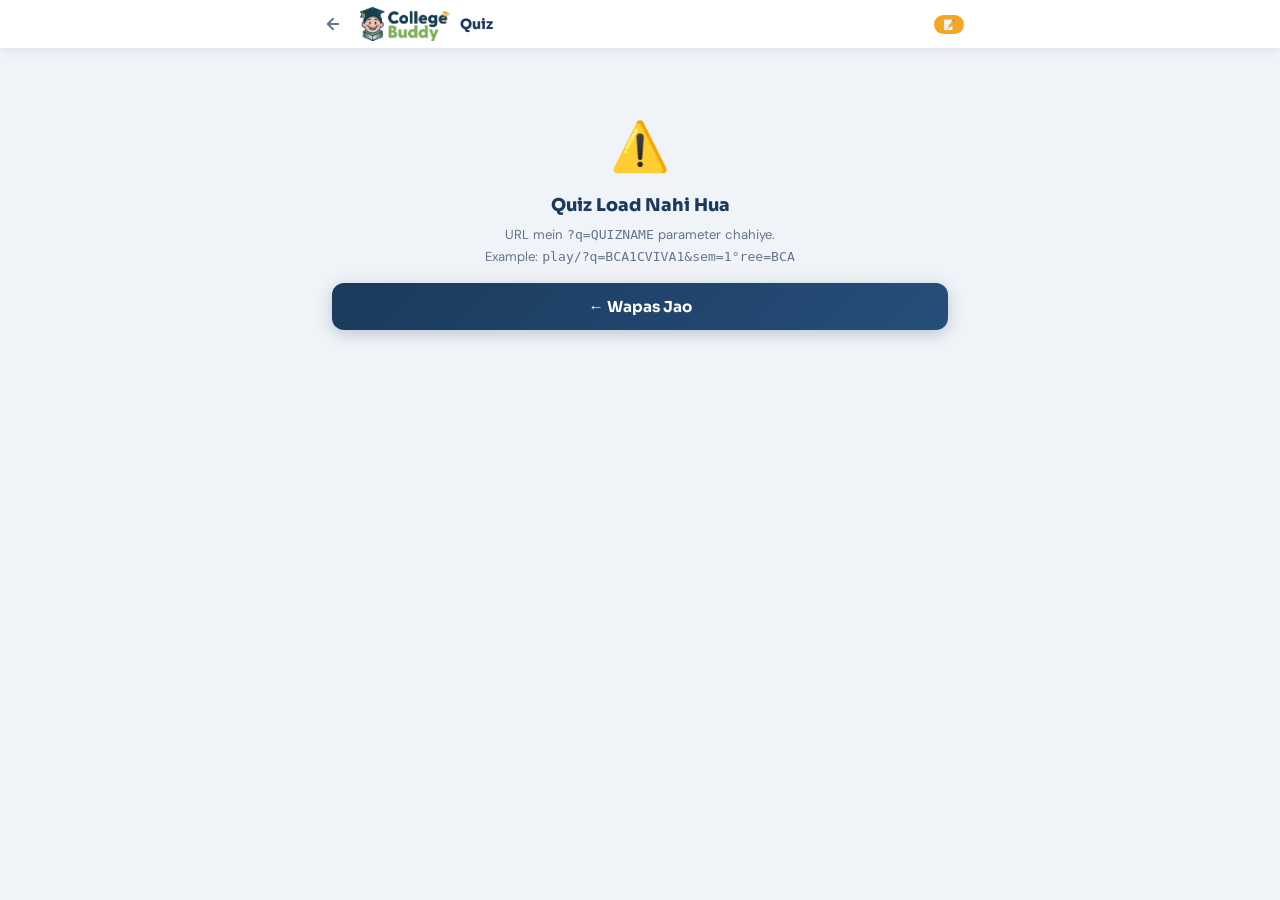
<file: play/old.html>
<!DOCTYPE html>
<html lang="en">
<head>
<meta charset="UTF-8"/>
<meta name="viewport" content="width=device-width, initial-scale=1.0"/>
<title>College Buddy – Quiz</title>
<link href="https://fonts.googleapis.com/css2?family=Sora:wght@400;600;700;800&family=DM+Sans:wght@400;500;600&display=swap" rel="stylesheet"/>
<link rel="stylesheet" href="../common.css"/>
<style>
/* ══════════════════════════════════════════
   BASE
══════════════════════════════════════════ */
body { padding-bottom: 80px; background: var(--bg); }

/* ── NAV ─────────────────────────────────── */
.quiz-nav {
  background: #fff;
  position: sticky; top: 0; z-index: 200;
  box-shadow: 0 2px 10px rgba(27,58,92,.08);
  border-bottom: 1.5px solid var(--border);
}
.qnav-inner {
  max-width: 680px; margin: 0 auto;
  display: flex; align-items: center; gap: .6rem;
  padding: .45rem 1rem;
}
.qnav-logo  { height: 34px; object-fit: contain; flex-shrink: 0; cursor: pointer; }
.qnav-title { font-family: 'Sora', sans-serif; font-weight: 800; color: var(--navy); font-size: .88rem; flex: 1; }
.qnav-badge {
  background: var(--gold); color: var(--navy);
  font-family: 'Sora', sans-serif; font-weight: 800;
  font-size: .62rem; padding: .2rem .55rem;
  border-radius: 99px; white-space: nowrap;
}
.qnav-back {
  font-size: 1rem; color: var(--muted); cursor: pointer;
  padding: .3rem .5rem; border-radius: 8px;
  border: none; background: none; transition: color .15s;
  display: flex; align-items: center;
}
.qnav-back:hover { color: var(--navy); }

/* ── SCREENS ─────────────────────────────── */
.screen { display: none; max-width: 680px; margin: 0 auto; padding: 1.1rem 1rem 2rem; }
.screen.active { display: block; animation: fadeUp .28s ease both; }
@keyframes fadeUp {
  from { opacity: 0; transform: translateY(12px); }
  to   { opacity: 1; transform: translateY(0); }
}

/* ── REATTEMPT WARNING BANNER ─────────────── */
.reattempt-warn {
  background: linear-gradient(135deg, #78350f, #92400e);
  border-radius: 14px;
  padding: .85rem 1rem;
  margin-bottom: 1rem;
  display: flex;
  align-items: flex-start;
  gap: .7rem;
  box-shadow: 0 4px 16px rgba(120,53,15,.25);
}
.reattempt-warn-icon {
  font-size: 1.4rem;
  flex-shrink: 0;
  margin-top: .05rem;
}
.reattempt-warn-text {
  color: #fef3c7;
  font-size: .78rem;
  line-height: 1.6;
}
.reattempt-warn-text strong {
  color: #fde68a;
  font-family: 'Sora', sans-serif;
  font-size: .82rem;
  display: block;
  margin-bottom: .1rem;
}

/* ══════════════════════════════════════════
   QUIZ PROGRESS BAR + TOPBAR
══════════════════════════════════════════ */
.quiz-topbar {
  display: flex;
  align-items: center;
  justify-content: space-between;
  margin-bottom: .45rem;
  gap: .4rem;
  flex-wrap: wrap;
}
.qprog-lbl {
  font-size: .75rem;
  color: var(--muted);
  font-weight: 600;
}
.qatt {
  font-family: 'Sora', sans-serif;
  font-weight: 800;
  color: var(--green);
  font-size: .78rem;
}
.prog-bar {
  background: var(--border);
  border-radius: 99px;
  height: 8px;
  margin-bottom: .75rem;
  overflow: hidden;
}
.prog-fill {
  height: 8px;
  border-radius: 99px;
  background: linear-gradient(90deg, var(--green), #7dd44a);
  transition: width .45s cubic-bezier(.34,1.56,.64,1);
}

/* ══════════════════════════════════════════
   TIMER RING
══════════════════════════════════════════ */
.timer-wrap {
  display: flex;
  align-items: center;
  gap: .6rem;
  margin-bottom: .65rem;
}
.timer-ring {
  position: relative;
  width: 46px; height: 46px;
  flex-shrink: 0;
}
.timer-ring svg { transform: rotate(-90deg); }
.timer-ring circle { fill: none; stroke-width: 4; }
.timer-bg { stroke: #e2e8f0; }
.timer-fg {
  stroke: var(--green);
  stroke-dasharray: 119;
  stroke-dashoffset: 0;
  stroke-linecap: round;
  transition: stroke .3s;
}
.timer-num {
  position: absolute; inset: 0;
  display: flex; align-items: center; justify-content: center;
  font-family: 'Sora', sans-serif;
  font-weight: 800; font-size: .72rem;
  color: var(--navy);
}
.timer-pts { flex: 1; }
.timer-pts-lbl { font-size: .66rem; color: var(--faint); font-weight: 600; }
.timer-pts-val {
  font-family: 'Sora', sans-serif;
  font-weight: 800; font-size: .96rem;
  color: var(--green); line-height: 1.25;
}
.timer-pts-val.medium { color: var(--blue); }
.timer-pts-val.slow   { color: var(--orange); }
.live-score-wrap { text-align: right; }
.live-score-num {
  font-family: 'Sora', sans-serif;
  font-weight: 800; color: var(--navy); font-size: .88rem;
}
.live-score-lbl { font-size: .6rem; color: var(--faint); }

/* ══════════════════════════════════════════
   QUESTION CARD
══════════════════════════════════════════ */
.q-card {
  background: #fff;
  border-radius: 20px;
  box-shadow: var(--shadow);
  overflow: hidden;
  margin-bottom: .75rem;
}
.q-hdr {
  background: linear-gradient(135deg, var(--navy), var(--navy2));
  padding: .75rem 1rem;
  display: flex; align-items: center; gap: .55rem;
}
.q-badge {
  background: var(--gold); color: var(--navy);
  font-family: 'Sora', sans-serif;
  font-weight: 800; font-size: .68rem;
  padding: .18rem .55rem; border-radius: 99px;
  flex-shrink: 0;
}
.q-student {
  color: rgba(255,255,255,.7);
  font-size: .7rem;
  font-family: 'Sora', sans-serif;
  font-weight: 700; flex: 1;
  overflow: hidden; text-overflow: ellipsis; white-space: nowrap;
}
.q-mbadge {
  background: rgba(255,255,255,.12);
  color: rgba(255,255,255,.8);
  font-size: .62rem; font-weight: 600;
  padding: .15rem .45rem; border-radius: 99px;
  white-space: nowrap;
}
.q-body { padding: 1rem 1.05rem .9rem; }
.q-text {
  font-weight: 600; font-size: .92rem;
  color: var(--text); line-height: 1.65;
  margin-bottom: .85rem;
}

/* ══════════════════════════════════════════
   OPTIONS — Quizizz-style instant reveal
══════════════════════════════════════════ */
.options {
  display: flex;
  flex-direction: column;
  gap: .45rem;
}

.opt {
  display: flex;
  align-items: center;
  gap: .65rem;
  border: 2px solid var(--border);
  border-radius: 13px;
  padding: .65rem .85rem;
  cursor: pointer;
  transition: border-color .15s, background .15s, transform .12s;
  background: #f8fafc;
  user-select: none;
  position: relative;
  overflow: hidden;
}
.opt::before {
  content: '';
  position: absolute;
  inset: 0;
  opacity: 0;
  transition: opacity .2s;
}
.opt:hover:not(.locked) {
  border-color: var(--navy);
  background: #f0f4ff;
  transform: translateX(2px);
}
.opt:active:not(.locked) { transform: translateX(1px); }

/* Mark circle */
.opt-mark {
  width: 28px; height: 28px;
  border-radius: 50%;
  border: 2px solid var(--border);
  flex-shrink: 0;
  display: flex; align-items: center; justify-content: center;
  font-family: 'Sora', sans-serif;
  font-weight: 800; font-size: .7rem;
  color: var(--faint);
  transition: all .2s;
  z-index: 1;
}
.opt-text {
  font-size: .84rem;
  color: #334155;
  line-height: 1.42;
  flex: 1;
  z-index: 1;
}
.opt-result-icon {
  font-size: 1.1rem;
  flex-shrink: 0;
  z-index: 1;
  opacity: 0;
  transform: scale(0);
  transition: all .25s cubic-bezier(.34,1.56,.64,1);
}

/* ── CORRECT answer ── */
.opt.correct {
  border-color: #16a34a !important;
  background: #f0fdf4 !important;
  animation: correctPop .4s cubic-bezier(.34,1.56,.64,1) both;
}
.opt.correct .opt-mark {
  background: #16a34a;
  border-color: #16a34a;
  color: #fff;
}
.opt.correct .opt-text { color: #14532d; font-weight: 600; }
.opt.correct .opt-result-icon { opacity: 1; transform: scale(1); }
.opt.correct::before {
  background: linear-gradient(90deg, rgba(22,163,74,.08), transparent);
  opacity: 1;
}

@keyframes correctPop {
  0%   { transform: scale(1); }
  40%  { transform: scale(1.025); }
  100% { transform: scale(1); }
}

/* ── WRONG answer (what user chose) ── */
.opt.wrong {
  border-color: #dc2626 !important;
  background: #fef2f2 !important;
  animation: wrongShake .4s ease both;
}
.opt.wrong .opt-mark {
  background: #dc2626;
  border-color: #dc2626;
  color: #fff;
}
.opt.wrong .opt-text { color: #7f1d1d; font-weight: 600; }
.opt.wrong .opt-result-icon { opacity: 1; transform: scale(1); }
.opt.wrong::before {
  background: linear-gradient(90deg, rgba(220,38,38,.07), transparent);
  opacity: 1;
}

@keyframes wrongShake {
  0%,100% { transform: translateX(0); }
  20%      { transform: translateX(-5px); }
  40%      { transform: translateX(4px); }
  60%      { transform: translateX(-3px); }
  80%      { transform: translateX(2px); }
}

/* ── Dimmed (other options after reveal) ── */
.opt.dimmed {
  opacity: .42;
  filter: grayscale(.3);
}

/* ── Locked (no further clicks) ── */
.opt.locked { cursor: default; }
.opt.locked:hover { transform: none; }

/* ── Points toast that flies up ── */
.pts-toast {
  position: fixed;
  font-family: 'Sora', sans-serif;
  font-weight: 800;
  font-size: 1.5rem;
  pointer-events: none;
  z-index: 9999;
  animation: ptsFloat .9s ease forwards;
}
@keyframes ptsFloat {
  0%   { opacity: 1; transform: translateY(0) scale(1); }
  60%  { opacity: 1; transform: translateY(-40px) scale(1.15); }
  100% { opacity: 0; transform: translateY(-80px) scale(.9); }
}

/* ── Confirm banner ── */
.confirm-banner {
  background: #fffbeb;
  border: 1.5px solid #fde68a;
  border-radius: 12px;
  padding: .65rem .85rem;
  font-size: .76rem; color: #78350f;
  display: none; margin-bottom: .6rem;
  line-height: 1.55;
}

/* ══════════════════════════════════════════
   PRE / POST SPECIAL CARDS
══════════════════════════════════════════ */
.special-card {
  background: #fff;
  border-radius: 18px;
  box-shadow: var(--shadow);
  overflow: hidden;
  margin-bottom: .85rem;
}
.special-hdr {
  padding: .85rem 1.1rem;
  display: flex; align-items: center; gap: .6rem;
}
.special-hdr.pre  { background: linear-gradient(135deg,#1a5e38,#254e7a); }
.special-hdr.post { background: linear-gradient(135deg,var(--gold),#e8921a); }
.special-hdr span { font-family: 'Sora', sans-serif; font-weight: 800; color: #fff; font-size: .88rem; }
.special-body { padding: .95rem 1.1rem 1.1rem; }
.yn-row { display: flex; gap: .6rem; margin-top: .65rem; }
.yn-btn {
  flex: 1; border: 2px solid var(--border);
  border-radius: 12px; padding: .7rem;
  font-family: 'Sora', sans-serif; font-weight: 800; font-size: .86rem;
  cursor: pointer; text-align: center;
  background: #f8fafc; transition: all .15s;
}
.yn-btn:hover { border-color: var(--green); }
.yn-btn.yes.sel { border-color: var(--green); background: rgba(82,168,35,.1); color: var(--green2); }
.yn-btn.no.sel  { border-color: var(--red);   background: rgba(239,68,68,.08); color: var(--red2); }

/* ══════════════════════════════════════════
   STICKY QUIZ NAV (Prev / Next / Submit)
══════════════════════════════════════════ */
.sticky-quiz-nav {
  position: fixed; bottom: 0; left: 0; right: 0; z-index: 250;
  background: rgba(255,255,255,.97);
  backdrop-filter: blur(14px);
  border-top: 1.5px solid var(--border);
  box-shadow: 0 -4px 18px rgba(27,58,92,.1);
  padding: .6rem 1rem;
  display: none;
}
.sticky-nav-inner {
  max-width: 680px; margin: 0 auto;
  display: flex; gap: .5rem;
}
.sticky-nav-inner .btn { flex: 1; padding: .72rem .5rem; font-size: .83rem; }

/* ══════════════════════════════════════════
   REVIEW
══════════════════════════════════════════ */
.review-summary {
  display: grid;
  grid-template-columns: repeat(4, 1fr);
  gap: .5rem;
  margin-bottom: 1rem;
}
@media(max-width:400px) { .review-summary { grid-template-columns: repeat(2,1fr); } }

.rs-card {
  background: #fff;
  border-radius: 14px;
  padding: .8rem .5rem;
  text-align: center;
  box-shadow: 0 2px 10px rgba(27,58,92,.07);
}
.rs-num { font-family:'Sora',sans-serif; font-weight:800; font-size:1.5rem; line-height:1; }
.rs-num.c   { color: var(--green); }
.rs-num.w   { color: var(--red); }
.rs-num.s   { color: var(--navy); }
.rs-num.neg { color: var(--orange); }
.rs-lbl {
  font-size: .58rem; color: var(--faint); font-weight: 600;
  text-transform: uppercase; letter-spacing: .03em; margin-top: .12rem;
}

.rev-item {
  background: #fff; border-radius: 14px;
  box-shadow: 0 2px 10px rgba(27,58,92,.07);
  overflow: hidden; margin-bottom: .55rem;
  animation: fadeUp .3s ease both;
}
.rev-hdr {
  padding: .58rem .82rem;
  display: flex; align-items: flex-start; gap: .5rem;
}
.rev-hdr.c  { background: rgba(82,168,35,.07);  border-left: 4px solid var(--green); }
.rev-hdr.w  { background: rgba(239,68,68,.06);  border-left: 4px solid var(--red); }
.rev-hdr.sk { background: #f8fafc;              border-left: 4px solid var(--border); }
.rev-status  { font-size: .95rem; flex-shrink: 0; margin-top: .04rem; }
.rev-q-text  { font-weight: 600; font-size: .78rem; color: var(--text); flex: 1; line-height: 1.45; }
.rev-pts-badge {
  font-family: 'Sora', sans-serif; font-weight: 800; font-size: .73rem;
  border-radius: 99px; padding: .1rem .45rem;
  margin-left: auto; flex-shrink: 0; white-space: nowrap;
}
.rev-pts-badge.c  { background: rgba(82,168,35,.12); color: var(--green2); }
.rev-pts-badge.w  { background: rgba(239,68,68,.1);  color: var(--red2); }
.rev-pts-badge.sk { background: #f1f5f9;             color: var(--muted); }
.rev-time-badge   {
  font-size: .62rem; color: var(--faint); white-space: nowrap;
  margin-left: .3rem; flex-shrink: 0; margin-top: .04rem;
}
.rev-opts {
  padding: .4rem .82rem .68rem;
  display: flex; flex-direction: column; gap: .22rem;
}
.rev-opt {
  display: flex; align-items: flex-start; gap: .42rem;
  padding: .3rem .42rem; border-radius: 8px; font-size: .77rem;
}
.rev-opt.oc  { background: rgba(82,168,35,.1); color: var(--green2); }
.rev-opt.owx { background: rgba(239,68,68,.09); color: var(--red2); }
.rev-opt.on  { color: var(--muted); }
.rev-opt-ltr {
  width: 20px; height: 20px; border-radius: 50%; flex-shrink: 0;
  display: flex; align-items: center; justify-content: center;
  font-family: 'Sora', sans-serif; font-weight: 800; font-size: .6rem;
  background: var(--border); color: var(--muted);
}
.rev-opt.oc  .rev-opt-ltr { background: var(--green); color: #fff; }
.rev-opt.owx .rev-opt-ltr { background: var(--red);   color: #fff; }

/* ══════════════════════════════════════════
   SCORE SCREEN
══════════════════════════════════════════ */
.score-hero {
  background: linear-gradient(135deg, var(--navy), var(--navy2));
  border-radius: 20px; padding: 1.6rem 1.2rem;
  text-align: center; margin-bottom: 1rem;
  box-shadow: 0 4px 24px rgba(27,58,92,.18);
}
.score-emoji { font-size: 2.8rem; margin-bottom: .32rem; }
.score-val   { font-family:'Sora',sans-serif; font-weight:800; color:var(--gold); font-size:3.2rem; line-height:1; }
.score-out   { color:rgba(255,255,255,.55); font-size:.78rem; margin-top:.18rem; }
.score-name  { font-family:'Sora',sans-serif; font-weight:800; color:#fff; font-size:1rem; margin-top:.5rem; }
.score-tag   {
  display:inline-block; background:rgba(255,255,255,.12);
  border-radius:99px; padding:.26rem .82rem;
  font-size:.7rem; color:rgba(255,255,255,.78); margin-top:.32rem;
}
.score-breakdown {
  display:flex; gap:.42rem; justify-content:center;
  margin-top:.65rem; flex-wrap:wrap;
}
.sbd {
  background:rgba(255,255,255,.1); border-radius:8px;
  padding:.28rem .6rem; font-size:.66rem;
  color:rgba(255,255,255,.8); font-weight:600;
}

/* ══════════════════════════════════════════
   LEADERBOARD
══════════════════════════════════════════ */
.lb-item {
  background:#fff; border-radius:14px; padding:.7rem .82rem;
  box-shadow:0 2px 10px rgba(27,58,92,.07);
  display:flex; align-items:center; gap:.65rem; margin-bottom:.42rem;
  animation:fadeUp .3s ease both;
}
.lb-rank {
  width:32px; height:32px; border-radius:50%;
  display:flex; align-items:center; justify-content:center;
  font-family:'Sora',sans-serif; font-weight:800; font-size:.78rem; flex-shrink:0;
}
.lb-rank.r1 { background:linear-gradient(135deg,#f5a623,#e8921a); color:#fff; }
.lb-rank.r2 { background:linear-gradient(135deg,#94a3b8,#64748b); color:#fff; }
.lb-rank.r3 { background:linear-gradient(135deg,#cd7f32,#a0522d); color:#fff; }
.lb-rank.rn { background:#f1f5f9; color:var(--muted); }
.lb-info    { flex:1; }
.lb-name    { font-weight:600; font-size:.84rem; color:var(--navy); }
.lb-college { font-size:.67rem; color:var(--faint); }
.lb-you     {
  font-size:.54rem; background:var(--green); color:#fff;
  border-radius:99px; padding:.06rem .36rem;
  margin-left:.22rem; vertical-align:middle;
}
.lb-score     { font-family:'Sora',sans-serif; font-weight:800; font-size:1.08rem; color:var(--green); }
.lb-score-sub { font-size:.58rem; color:var(--faint); text-align:right; }

/* ══════════════════════════════════════════
   STICKY BOTTOM BAR (Score + Share)
══════════════════════════════════════════ */
#scoreBottomBar {
  position: fixed; bottom: 0; left: 0; right: 0; z-index: 400;
  background: #fff;
  border-top: 1.5px solid var(--border);
  box-shadow: 0 -4px 16px rgba(27,58,92,.1);
  padding: .6rem 1rem .7rem;
  display: none;
  flex-direction: column;
  gap: .42rem;
}

/* ══════════════════════════════════════════
   AUTH SCREEN EXTRAS
══════════════════════════════════════════ */
.auth-tabs {
  display:flex; gap:0; background:#f1f5f9;
  border-radius:12px; padding:4px; margin-bottom:1.1rem;
}
.auth-tab {
  flex:1; text-align:center; padding:.48rem; border-radius:9px;
  cursor:pointer; font-family:'Sora',sans-serif; font-weight:700;
  font-size:.8rem; color:var(--muted); transition:all .2s;
}
.auth-tab.active {
  background:var(--white); color:var(--navy);
  box-shadow:0 2px 8px rgba(27,58,92,.1);
}
</style>
</head>
<body>

<!-- ── NAV ──────────────────────────────────────── -->
<nav class="quiz-nav">
  <div class="qnav-inner">
    <button class="qnav-back" onclick="history.back()">
      <svg width="18" height="18" viewBox="0 0 24 24" fill="none" stroke="currentColor" stroke-width="2.5" stroke-linecap="round" stroke-linejoin="round">
        <path d="M19 12H5M12 5l-7 7 7 7"/>
      </svg>
    </button>
    <img src="../images/cbdlogo.png" alt="CB" class="qnav-logo"
         onclick="history.back()" onerror="this.style.display='none'"/>
    <div class="qnav-title" id="navTitle">Quiz</div>
    <div class="qnav-badge" id="navBadge">📝</div>
  </div>
</nav>

<!-- ── LOADING ───────────────────────────────────── -->
<div class="screen active" id="screenLoading">
  <div class="loading-screen">
    <div class="loader"></div>
    <div class="loader-text" id="loadText">Loading Quiz...</div>
    <div class="loader-sub"  id="loadSub">Thoda wait karo...</div>
  </div>
</div>

<!-- ── ERROR ─────────────────────────────────────── -->
<div class="screen" id="screenError">
  <div style="text-align:center;padding:3rem 1rem;">
    <div style="font-size:3rem;margin-bottom:1rem;">⚠️</div>
    <div style="font-family:'Sora',sans-serif;font-weight:800;color:var(--navy);font-size:1.1rem;margin-bottom:.5rem;">Quiz Load Nahi Hua</div>
    <p style="font-size:.82rem;color:var(--muted);line-height:1.65;" id="errMsg">—</p>
    <button class="btn btn-navy" style="margin-top:1rem;" onclick="history.back()">← Wapas Jao</button>
  </div>
</div>

<!-- ── AUTH ──────────────────────────────────────── -->
<div class="screen" id="screenAuth">
  <div class="hero-strip">
    <div class="chip" id="authChip">📝 Quiz</div>
    <h1 id="authH1">Join the <em>Quiz</em></h1>
    <p>Login karo aur quiz shuru karo!</p>
  </div>
  <div class="info-row">
    <div class="info-box"><div class="ib-num" id="infoQ">—</div><div class="ib-lbl">Questions</div></div>
    <div class="info-box"><div class="ib-num" id="infoM">—</div><div class="ib-lbl">Max Marks</div></div>
    <div class="info-box"><div class="ib-num">-3</div><div class="ib-lbl">Negative</div></div>
  </div>
  <div class="score-legend">
    <div class="sl-title">🎯 Scoring System</div>
    <div class="sl-row">
      <span class="sl-badge fast">⚡ &lt;5s → +15</span>
      <span class="sl-badge medium">🎯 5–15s → +10</span>
      <span class="sl-badge slow">🐢 &gt;15s → +7</span>
      <span class="sl-badge wrong">❌ Wrong → -3</span>
      <span class="sl-badge skip">○ Skip → 0</span>
    </div>
  </div>
  <div class="card">
    <div class="card-body">
      <div class="auth-tabs">
        <div class="auth-tab active" id="tabLogin"    onclick="switchTab('login')">🔑 Login</div>
        <div class="auth-tab"        id="tabRegister" onclick="switchTab('register')">📝 Register</div>
      </div>
      <div id="loginForm">
        <div class="field">
          <label class="lbl">Mobile Number <span class="req">*</span></label>
          <input type="tel" id="lMob" class="fi" placeholder="10-digit number" maxlength="10" inputmode="numeric"/>
          <p class="et" id="eLMob">Valid 10-digit number chahiye.</p>
        </div>
        <div class="field" style="margin-bottom:1.1rem;">
          <label class="lbl">Password <span class="req">*</span></label>
          <input type="password" id="lPass" class="fi" placeholder="Apna password"/>
          <p class="et" id="eLPass">Password required hai.</p>
        </div>
        <button class="btn btn-green" id="loginBtn" onclick="handleLogin()">
          <div class="spin" id="loginSpin"></div>
          <span id="loginTxt">Login &amp; Start Quiz 🚀</span>
        </button>
        <p style="text-align:center;font-size:.74rem;color:var(--muted);margin-top:.7rem;">
          Account nahi hai? <span class="link-text" onclick="switchTab('register')">Register karein →</span>
        </p>
      </div>
      <div id="registerForm" style="display:none;">
        <div class="field">
          <label class="lbl">Full Name <span class="req">*</span></label>
          <input type="text" id="rName" class="fi" placeholder="Apna pura naam"/>
          <p class="et" id="eRName">Naam required hai.</p>
        </div>
        <div class="field">
          <label class="lbl">College <span class="req">*</span></label>
          <select id="rCollege" class="fi"><option value="">-- College Select Karein --</option></select>
          <p class="et" id="eRCollege">College select karein.</p>
        </div>
        <div class="field">
          <label class="lbl">Semester <span class="req">*</span></label>
          <select id="rSem" class="fi">
            <option value="">-- Semester --</option>
            <option value="1">1st Semester</option><option value="2">2nd Semester</option>
            <option value="3">3rd Semester</option><option value="4">4th Semester</option>
            <option value="5">5th Semester</option><option value="6">6th Semester</option>
            <option value="7">7th Semester</option><option value="8">8th Semester</option>
          </select>
          <p class="et" id="eRSem">Semester select karein.</p>
        </div>
        <div class="field">
          <label class="lbl">Email <span class="req">*</span></label>
          <input type="email" id="rEmail" class="fi" placeholder="example@gmail.com"/>
          <p class="et" id="eREmail">Valid email chahiye.</p>
        </div>
        <div class="field">
          <label class="lbl">Mobile Number <span class="req">*</span></label>
          <input type="tel" id="rMob" class="fi" placeholder="10-digit number" maxlength="10" inputmode="numeric"/>
          <p class="et" id="eRMob">Valid 10-digit number chahiye.</p>
        </div>
        <div class="field" style="margin-bottom:1.1rem;">
          <label class="lbl">Create Password <span class="req">*</span></label>
          <input type="password" id="rPass" class="fi" placeholder="Min 6 characters"/>
          <p class="et" id="eRPass">Min 6 character password chahiye.</p>
        </div>
        <button class="btn btn-green" id="registerBtn" onclick="handleRegister()">
          <div class="spin" id="registerSpin"></div>
          <span id="registerTxt">Register &amp; Start Quiz 🚀</span>
        </button>
        <p style="text-align:center;font-size:.74rem;color:var(--muted);margin-top:.7rem;">
          Already registered? <span class="link-text" onclick="switchTab('login')">Login karein →</span>
        </p>
      </div>
    </div>
  </div>
</div>

<!-- ── PRE-QUIZ ───────────────────────────────────── -->
<div class="screen" id="screenPreQ">
  <div class="special-card">
    <div class="special-hdr pre">
      <span>🎓</span><span>Quiz shuru karne se pehle...</span>
    </div>
    <div class="special-body">
      <p style="font-weight:600;font-size:.9rem;color:var(--text);margin-bottom:.35rem;">
        <strong id="preQName" style="color:var(--navy);">—</strong>,
        kya aapne is topic ki class attend ki thi?
      </p>
      <p style="font-size:.77rem;color:var(--muted);">Honest jawab do — data anonymous rehta hai.</p>
      <div class="yn-row">
        <div class="yn-btn yes" id="preYes" onclick="setPreQ('yes')">✅ Haan, Kiya</div>
        <div class="yn-btn no"  id="preNo"  onclick="setPreQ('no')">❌ Nahi Kiya</div>
      </div>
    </div>
  </div>
  <button class="btn btn-green" id="preNextBtn" onclick="startActualQuiz()" disabled>
    Quiz Shuru Karo →
  </button>
</div>

<!-- ── QUIZ SCREEN ────────────────────────────────── -->
<div class="screen" id="screenQuiz">

  <!-- Reattempt warning (shown only if already submitted) -->
  <div class="reattempt-warn" id="reattemptWarn" style="display:none;">
    <div class="reattempt-warn-icon">⚠️</div>
    <div class="reattempt-warn-text">
      <strong>Score nahi badhega!</strong>
      Aapne yeh quiz pehle already submit kar diya hai. Aap review ke liye dekh sakte ho, lekin score update nahi hoga.
    </div>
  </div>

  <div class="quiz-topbar">
    <span class="qprog-lbl">Q <span id="qCur">1</span> / <span id="qTot">—</span></span>
    <span class="qatt" id="qAtt">0 attempted</span>
  </div>
  <div class="prog-bar">
    <div class="prog-fill" id="progFill" style="width:0%"></div>
  </div>

  <div class="timer-wrap">
    <div class="timer-ring">
      <svg width="46" height="46" viewBox="0 0 46 46">
        <circle class="timer-bg" cx="23" cy="23" r="19"/>
        <circle class="timer-fg" id="timerCircle" cx="23" cy="23" r="19"/>
      </svg>
      <div class="timer-num" id="timerNum">0s</div>
    </div>
    <div class="timer-pts">
      <div class="timer-pts-lbl">If correct now:</div>
      <div class="timer-pts-val" id="timerPts">+15 pts</div>
    </div>
    <div class="live-score-wrap">
      <div class="live-score-num" id="liveTotalScore">0 pts</div>
      <div class="live-score-lbl">current score</div>
    </div>
  </div>

  <div class="q-card">
    <div class="q-hdr">
      <span class="q-badge" id="qBadge">Q1</span>
      <span class="q-student" id="qStudName">—</span>
      <span class="q-mbadge" id="qMarksBadge">max +15</span>
    </div>
    <div class="q-body">
      <div class="q-text" id="qText">—</div>
      <div class="options" id="optsCont"></div>
    </div>
  </div>

  <div class="confirm-banner" id="confirmBanner">
    ⚠️ <strong>Aapne <span id="unattempted">0</span> questions skip kiye.</strong>
    Skip = 0 marks. Submit confirm karo?
  </div>
</div>

<!-- Sticky quiz bottom nav -->
<div class="sticky-quiz-nav" id="stickyQuizNav">
  <div class="sticky-nav-inner">
    <button class="btn btn-outline" id="btnPrev" onclick="navQ(-1)">← Prev</button>
    <button class="btn btn-green"   id="btnNext" onclick="navQ(1)">Next →</button>
    <button class="btn btn-red"     id="btnSub"  style="display:none;" onclick="onSubmitClick()">Submit ✓</button>
  </div>
</div>

<!-- ── POST-QUIZ FEEDBACK ─────────────────────────── -->
<div class="screen" id="screenPostQ">
  <div class="special-card">
    <div class="special-hdr post">
      <span>💬</span><span>Quiz khatam! Ek feedback do</span>
    </div>
    <div class="special-body">
      <p style="font-weight:600;font-size:.88rem;color:var(--text);margin-bottom:.7rem;">
        Is class ya quiz ke baare mein feedback / suggestion?
      </p>
      <textarea id="feedbackText" class="fi" rows="4" style="resize:none;"
                placeholder="Kuch bhi likho — topic, difficulty, suggestions... 📝"></textarea>
    </div>
  </div>
  <button class="btn btn-gold" id="postBtn" onclick="submitWithFeedback()">
    <div class="spin" id="postSpin"></div>
    <span id="postTxt">Submit &amp; See Results 🎯</span>
  </button>
  <p style="text-align:center;font-size:.7rem;color:var(--faint);margin-top:.45rem;">Feedback optional hai</p>
</div>

<!-- ── REVIEW ─────────────────────────────────────── -->
<div class="screen" id="screenReview">
  <div class="hero-strip">
    <div class="chip">📊 Result</div>
    <h1>Quiz <em>Review</em></h1>
    <p id="revNameLine">—</p>
  </div>
  <div class="review-summary">
    <div class="rs-card"><div class="rs-num c"   id="rsC">—</div><div class="rs-lbl">Correct</div></div>
    <div class="rs-card"><div class="rs-num w"   id="rsW">—</div><div class="rs-lbl">Wrong</div></div>
    <div class="rs-card"><div class="rs-num neg" id="rsNeg">—</div><div class="rs-lbl">Negative</div></div>
    <div class="rs-card"><div class="rs-num s"   id="rsS">—</div><div class="rs-lbl">Score</div></div>
  </div>
  <div id="revList"></div>
  <div style="position:sticky;bottom:0;background:var(--bg);padding:.7rem 0 .2rem;">
    <button class="btn btn-navy" onclick="showScreen('screenScore')">View Score &amp; Leaderboard 🏆</button>
  </div>
</div>

<!-- ── SCORE + LEADERBOARD ────────────────────────── -->
<div class="screen" id="screenScore">
  <div class="score-hero">
    <div class="score-emoji" id="sEmoji">🎉</div>
    <div class="score-val"   id="sVal">—</div>
    <div class="score-out"   id="sOut">—</div>
    <div class="score-name"  id="sName">—</div>
    <div class="score-tag"   id="sTag">—</div>
    <div class="score-breakdown" id="sBreakdown"></div>
  </div>
  <div style="display:flex;align-items:center;justify-content:space-between;margin-bottom:.6rem;">
    <div class="sec-title" style="margin-bottom:0;">🏅 Leaderboard</div>
    <button onclick="loadLeaderboard()" style="background:none;border:1.5px solid var(--border);
            border-radius:7px;padding:.24rem .6rem;font-size:.68rem;font-weight:700;
            color:var(--navy);cursor:pointer;font-family:'Sora',sans-serif;">⟳ Refresh</button>
  </div>
  <div id="lbCont"><div class="empty-state"><div class="ei">⏳</div>Loading...</div></div>
  <div style="height:130px;"></div>
</div>

<!-- STICKY SCORE BAR -->
<div id="scoreBottomBar">
  <button class="btn btn-wa" onclick="shareWA()">
    <svg width="17" height="17" viewBox="0 0 24 24" fill="white">
      <path d="M17.472 14.382c-.297-.149-1.758-.867-2.03-.967-.273-.099-.471-.148-.67.15-.197.297-.767.966-.94 1.164-.173.199-.347.223-.644.075-.297-.15-1.255-.463-2.39-1.475-.883-.788-1.48-1.761-1.653-2.059-.173-.297-.018-.458.13-.606.134-.133.298-.347.446-.52.149-.174.198-.298.298-.497.099-.198.05-.371-.025-.52-.075-.149-.669-1.612-.916-2.207-.242-.579-.487-.5-.669-.51-.173-.008-.371-.01-.57-.01-.198 0-.52.074-.792.372-.272.297-1.04 1.016-1.04 2.479 0 1.462 1.065 2.875 1.213 3.074.149.198 2.096 3.2 5.077 4.487.709.306 1.262.489 1.694.625.712.227 1.36.195 1.871.118.571-.085 1.758-.719 2.006-1.413.248-.694.248-1.289.173-1.413-.074-.124-.272-.198-.57-.347z"/>
      <path d="M12 0C5.373 0 0 5.373 0 12c0 2.126.553 4.121 1.522 5.857L.058 23.5l5.818-1.525A11.939 11.939 0 0 0 12 24c6.627 0 12-5.373 12-12S18.627 0 12 0zm0 21.818a9.804 9.804 0 0 1-5.012-1.369l-.358-.213-3.724.976.994-3.63-.234-.373A9.79 9.79 0 0 1 2.182 12C2.182 6.578 6.578 2.182 12 2.182c5.421 0 9.818 4.396 9.818 9.818 0 5.421-4.397 9.818-9.818 9.818z"/>
    </svg>
    Doston ko Challenge Karo! 📲
  </button>
  <button class="btn btn-outline" onclick="showScreen('screenReview')" style="font-size:.82rem;">← Review Dekhein</button>
</div>

<script src="../common.js"></script>
<script>
// ═══════════════════════════════════════════════════
//  STATE
// ═══════════════════════════════════════════════════
let quizName      = '';
let quizSem       = '';
let quizDegree    = '';
let questions     = [];
let answers       = {};   // { idx: { opt, time, pts } }
let currentQ      = 0;
let finalScore    = 0;
let finalCorrect  = 0;
let finalNeg      = 0;
let submitPending = false;
let preQAnswer    = null;
let feedbackStr   = '';
let isReattempt   = false;  // already submitted before

// Timer state — accumulated elapsed per question
let qTimestamps  = {};  // { idx: { startAt, elapsedBefore } }
let timerInterval = null;

// ═══════════════════════════════════════════════════
//  BOOT
// ═══════════════════════════════════════════════════
window.addEventListener('DOMContentLoaded', async () => {
  // Populate register college dropdown
  const sel = document.getElementById('rCollege');
  COLLEGES.forEach(c => {
    const o = document.createElement('option');
    o.value = c; o.textContent = c; sel.appendChild(o);
  });

  const params  = new URLSearchParams(window.location.search);
  quizName      = (params.get('q')      || '').trim();
  quizSem       = (params.get('sem')    || '').trim();
  quizDegree    = (params.get('degree') || '').trim();

  if (!quizName) {
    showError('URL mein <code>?q=QUIZNAME</code> parameter chahiye.<br>Example: <code>play/?q=BCA1CVIVA1&sem=1&degree=BCA</code>');
    return;
  }

  document.getElementById('navTitle').textContent = quizName.toUpperCase() + ' Quiz';
  document.getElementById('navBadge').textContent = '📝 ' + quizName.toUpperCase();

  // Build CSV path: ../data/sem{N}/{filename}.csv
  // If sem param given use it, else try to parse from quiz name
  const sem     = quizSem || '1';
  const csvPath = '../data/'+ quizDegree + '/sem' + sem + '/' + quizName + '.csv'; 

  try {
    setLoad('Loading Quiz...', quizName + '.csv pad rahi hai');
    const csv = await fetchCSV(csvPath);
    questions  = parseCSV(csv);
    if (!questions.length) throw new Error('CSV mein koi valid question nahi mila.');

    const u = getUser();
    if (u) {
      await checkIfAlreadyDone(u);
    } else {
      showAuthScreen();
    }
  } catch (err) {
    

    showError(
      'File load nahi hui: <code>' + esc(csvPath) + '</code><br><br>' +
      '<strong>' + esc(err.message) + '</strong><br><br>' +
      'Check karo ki file sahi folder mein hai.'
    );
  }
});

// ═══════════════════════════════════════════════════
//  AUTH
// ═══════════════════════════════════════════════════
function showAuthScreen() {
  document.getElementById('authChip').textContent = '📝 ' + quizName.toUpperCase();
  document.getElementById('authH1').innerHTML     = 'Join the <em>' + esc(quizName.toUpperCase()) + '</em> Quiz';
  document.getElementById('infoQ').textContent    = questions.length;
  document.getElementById('infoM').textContent    = questions.length * PTS_FAST;
  showScreen('screenAuth');
}

function switchTab(tab) {
  const isLogin = tab === 'login';
  document.getElementById('tabLogin').classList.toggle('active', isLogin);
  document.getElementById('tabRegister').classList.toggle('active', !isLogin);
  document.getElementById('loginForm').style.display    = isLogin ? 'block' : 'none';
  document.getElementById('registerForm').style.display = isLogin ? 'none'  : 'block';
}

const fe = (id,v) => document.getElementById(id).classList.toggle('err', v);
const se = (id,v) => document.getElementById(id).style.display = v ? 'block' : 'none';

async function handleLogin() {
  const mob  = document.getElementById('lMob').value.trim();
  const pass = document.getElementById('lPass').value.trim();
  let ok = true;
  if (!/^\d{10}$/.test(mob)) { fe('lMob',true);  se('eLMob',true);  ok=false; } else { fe('lMob',false);  se('eLMob',false); }
  if (!pass)                  { fe('lPass',true); se('eLPass',true); ok=false; } else { fe('lPass',false); se('eLPass',false); }
  if (!ok) return;

  setBtnLoad('loginBtn','loginSpin','loginTxt',true);
  try {
    const data = await apiGet({ action:'loginUser', mobile:mob, password:pass });
    if (data.status === 'ok') {
      saveUser({ ...data.user, mobile:mob });
      await checkIfAlreadyDone(data.user);
    } else {
      showToast(data.message || 'Wrong mobile or password','error');
    }
  } catch(_) { showToast('Network error. Try again.','error'); }
  setBtnLoad('loginBtn','loginSpin','loginTxt',false);
}

async function handleRegister() {
  const name    = document.getElementById('rName').value.trim();
  const college = document.getElementById('rCollege').value;
  const sem     = document.getElementById('rSem').value;
  const email   = document.getElementById('rEmail').value.trim();
  const mob     = document.getElementById('rMob').value.trim();
  const pass    = document.getElementById('rPass').value.trim();
  let ok = true;
  if(!name)                                    {fe('rName',true);    se('eRName',true);    ok=false;}else{fe('rName',false);    se('eRName',false);}
  if(!college)                                 {fe('rCollege',true); se('eRCollege',true); ok=false;}else{fe('rCollege',false); se('eRCollege',false);}
  if(!sem)                                     {fe('rSem',true);     se('eRSem',true);     ok=false;}else{fe('rSem',false);     se('eRSem',false);}
  if(!/^[^\s@]+@[^\s@]+\.[^\s@]+$/.test(email)){fe('rEmail',true);  se('eREmail',true);  ok=false;}else{fe('rEmail',false);  se('eREmail',false);}
  if(!/^\d{10}$/.test(mob))                    {fe('rMob',true);     se('eRMob',true);     ok=false;}else{fe('rMob',false);    se('eRMob',false);}
  if(pass.length < 6)                          {fe('rPass',true);    se('eRPass',true);    ok=false;}else{fe('rPass',false);   se('eRPass',false);}
  if(!ok) return;

  setBtnLoad('registerBtn','registerSpin','registerTxt',true);
  try {
    const params = new URLSearchParams({
      action:'registerUser', name, college, semester:sem,
      email, mobile:mob, password:pass, timestamp:now()
    });
    const res  = await fetch(SHEET_URL + '?' + params.toString());
    const data = await res.json();
    if (data.status === 'ok') {
      const user = { name, college, semester:sem, email, mobile:mob };
      saveUser(user);
      showToast('Registration successful! 🎉','success');
      await checkIfAlreadyDone(user);
    } else {
      showToast(data.message || 'Registration failed.','error');
    }
  } catch(_) { showToast('Network error. Try again.','error'); }
  setBtnLoad('registerBtn','registerSpin','registerTxt',false);
}

// ═══════════════════════════════════════════════════
//  ALREADY DONE CHECK
// ═══════════════════════════════════════════════════
async function checkIfAlreadyDone(u) {
  try {
    const data = await apiGet({ action:'checkSubmission', quiz:quizName, mobile:u.mobile });
    if (data.alreadySubmitted) {
      isReattempt  = true;
      finalScore   = data.score   || 0;
      finalCorrect = data.correct || 0;
      finalNeg     = data.negative || 0;

      // Restore previous answers for review
      if (data.answers) {
        try {
          const log = typeof data.answers === 'string'
            ? JSON.parse(data.answers) : data.answers;
          answers = {};
          log.forEach(a => {
            if (a.selected != null)
              answers[a.q - 1] = { opt:a.selected, pts:a.pts||0, time:a.time||0, locked:true };
          });
        } catch(_) {}
      }

      // Show score screen directly, with review available
      buildReview();
      fillScoreScreen();
      loadLeaderboard();
      showScreen('screenScore');
      showToast('Aapka pehla score dekho 👇','default');
      return;
    }
  } catch(_) {}
  showPreQuestion(u);
}

// ═══════════════════════════════════════════════════
//  PRE-QUESTION
// ═══════════════════════════════════════════════════
function showPreQuestion(u) {
  const firstName = (u?.name || getUser()?.name || 'Student').split(' ')[0];
  document.getElementById('preQName').textContent = firstName;
  document.getElementById('preYes').classList.remove('sel');
  document.getElementById('preNo').classList.remove('sel');
  preQAnswer = null;
  document.getElementById('preNextBtn').disabled = true;
  showScreen('screenPreQ');
}

function setPreQ(val) {
  preQAnswer = val;
  document.getElementById('preYes').classList.toggle('sel', val === 'yes');
  document.getElementById('preNo').classList.toggle('sel',  val === 'no');
  document.getElementById('preNextBtn').disabled = false;
}

function startActualQuiz() {
  currentQ = 0; answers = {}; qTimestamps = {}; submitPending = false; isReattempt = false;
  document.getElementById('stickyQuizNav').style.display = 'block';
  document.getElementById('reattemptWarn').style.display = 'none';
  renderQ(0);
  showScreen('screenQuiz');
}

// ═══════════════════════════════════════════════════
//  CSV LOADER
// ═══════════════════════════════════════════════════
async function fetchCSV(path) {
  const res = await fetch(path);
  if (!res.ok) throw new Error('HTTP ' + res.status + ' — file not found');
  return res.text();
}

function parseCSV(raw) {
  const lines = raw.trim().replace(/\r\n/g,'\n').replace(/\r/g,'\n').split('\n');
  const qs = []; let start = 0;
  const first = splitRow(lines[0]);
  if (first.length > 0 && isNaN(parseInt(first[5])) && !/^\d/.test(first[0])) start = 1;
  for (let i = start; i < lines.length; i++) {
    const c = splitRow(lines[i]);
    if (c.length < 6) continue;
    const qText = c[0].trim(), opts = [c[1].trim(),c[2].trim(),c[3].trim(),c[4].trim()];
    const ans   = parseInt(c[5].trim(), 10);
    if (!qText || isNaN(ans) || ans < 1 || ans > 4) continue;
    qs.push({ q:qText, opts, ans });
  }
  return qs;
}

function splitRow(row) {
  const out = []; let cur = '', q = false;
  for (let i = 0; i < row.length; i++) {
    const ch = row[i];
    if (ch === '"') { q = !q; continue; }
    if (ch === ',' && !q) { out.push(cur); cur = ''; continue; }
    cur += ch;
  }
  out.push(cur); return out;
}

// ═══════════════════════════════════════════════════
//  TIMER
// ═══════════════════════════════════════════════════
function currentElapsedMs(idx) {
  const ts = qTimestamps[idx];
  if (!ts) return 0;
  if (ts.startAt === null) return ts.elapsedBefore;
  return ts.elapsedBefore + (performance.now() - ts.startAt);
}

function startTimerForQ(idx) {
  clearInterval(timerInterval); timerInterval = null;

  if (answers[idx]) {
    updateTimerDisplay(answers[idx].time || 0, true);
    return;
  }
  if (!qTimestamps[idx]) {
    qTimestamps[idx] = { startAt: performance.now(), elapsedBefore: 0 };
  } else if (qTimestamps[idx].startAt === null) {
    qTimestamps[idx].startAt = performance.now();
  }
  timerInterval = setInterval(() => {
    updateTimerDisplay(currentElapsedMs(idx) / 1000, false);
  }, 200);
}

function freezeTimerForQ(idx) {
  if (!answers[idx] && qTimestamps[idx] && qTimestamps[idx].startAt !== null) {
    qTimestamps[idx].elapsedBefore = currentElapsedMs(idx);
    qTimestamps[idx].startAt = null;
  }
  clearInterval(timerInterval); timerInterval = null;
}

function updateTimerDisplay(elapsedSec, isStatic) {
  const circle = document.getElementById('timerCircle');
  const numEl  = document.getElementById('timerNum');
  const ptsEl  = document.getElementById('timerPts');
  const circumference = 2 * Math.PI * 19; // r=19

  numEl.textContent = Math.round(elapsedSec) + 's';
  const visual = Math.min(elapsedSec / 30, 1);
  circle.style.strokeDashoffset = circumference * visual;

  let pts, cls, color;
  if      (elapsedSec < FAST_SEC)   { pts = PTS_FAST;   cls = '';       color = 'var(--green)';  }
  else if (elapsedSec < MEDIUM_SEC) { pts = PTS_MEDIUM; cls = 'medium'; color = 'var(--blue)';   }
  else                               { pts = PTS_SLOW;   cls = 'slow';   color = 'var(--orange)'; }

  circle.style.stroke = color;
  ptsEl.textContent   = '+' + pts + ' pts';
  ptsEl.className     = 'timer-pts-val ' + cls;
}

// ═══════════════════════════════════════════════════
//  RENDER QUESTION
// ═══════════════════════════════════════════════════
function renderQ(idx) {
  if (idx !== currentQ) freezeTimerForQ(currentQ);
  currentQ = idx;

  const q  = questions[idx];
  const n  = questions.length;
  const u  = getUser();

  document.getElementById('qCur').textContent       = idx + 1;
  document.getElementById('qTot').textContent       = n;
  document.getElementById('qBadge').textContent     = 'Q' + (idx + 1);
  document.getElementById('qText').textContent      = q.q;
  document.getElementById('qStudName').textContent  = u?.name || '—';
  document.getElementById('qMarksBadge').textContent = 'max +' + PTS_FAST;
  document.getElementById('confirmBanner').style.display = 'none';
  submitPending = false;

  const attempted = Object.keys(answers).length;
  document.getElementById('qAtt').textContent = attempted + ' attempted';
  document.getElementById('progFill').style.width = ((idx + 1) / n * 100) + '%';

  let live = 0;
  Object.values(answers).forEach(a => live += (a.pts || 0));
  document.getElementById('liveTotalScore').textContent = live + ' pts';

  // Build options
  const LABELS = ['A','B','C','D'];
  const cont   = document.getElementById('optsCont');
  cont.innerHTML = '';

  const prevAns = answers[idx];

  q.opts.forEach((opt, i) => {
    if (!opt) return;
    const num = i + 1;
    const d   = document.createElement('div');
    d.className = 'opt';
    d.dataset.num = num;

    const markEl   = document.createElement('div');
    markEl.className = 'opt-mark';
    markEl.textContent = LABELS[i];

    const textEl   = document.createElement('div');
    textEl.className = 'opt-text';
    textEl.textContent = opt;

    const iconEl   = document.createElement('div');
    iconEl.className = 'opt-result-icon';

    d.appendChild(markEl);
    d.appendChild(textEl);
    d.appendChild(iconEl);

    // If already answered — show revealed state
    if (prevAns) {
      d.classList.add('locked');
      if (num === q.ans) {
        d.classList.add('correct');
        iconEl.textContent = '✅';
      } else if (num === prevAns.opt && prevAns.opt !== q.ans) {
        d.classList.add('wrong');
        iconEl.textContent = '❌';
      } else {
        d.classList.add('dimmed');
      }
    } else {
      d.onclick = () => selectOpt(idx, num, d, cont, q.ans);
    }

    cont.appendChild(d);
  });

  // Nav buttons
  document.getElementById('btnPrev').disabled       = idx === 0;
  const isLast = idx === n - 1;
  document.getElementById('btnNext').style.display  = isLast ? 'none'  : 'flex';
  document.getElementById('btnSub').style.display   = isLast ? 'flex'  : 'none';
  document.getElementById('btnSub').textContent     = 'Submit ✓';
  document.getElementById('btnSub').onclick         = onSubmitClick;

  startTimerForQ(idx);
  window.scrollTo({ top: 0, behavior: 'smooth' });
}

// ═══════════════════════════════════════════════════
//  SELECT OPTION — instant Quizizz-style reveal
// ═══════════════════════════════════════════════════
function selectOpt(qIdx, optNum, clickedEl, container, correctAns) {
  // Lock time first
  const elapsed = currentElapsedMs(qIdx) / 1000;
  const pts     = getTimePts(elapsed);
  const isRight = optNum === correctAns;

  // Record answer (if first pick) or allow re-selection before locking
  if (!answers[qIdx]) {
    answers[qIdx] = { opt: optNum, time: elapsed, pts: isRight ? pts : PTS_WRONG, locked: false };
  } else if (!answers[qIdx].locked) {
    answers[qIdx].opt  = optNum;
    answers[qIdx].time = elapsed;
    answers[qIdx].pts  = isRight ? pts : PTS_WRONG;
  } else {
    return; // already locked
  }

  // Lock immediately after selection
  answers[qIdx].locked = true;
  clearInterval(timerInterval); timerInterval = null;

  // Reveal all options
  const LABELS = ['A','B','C','D'];
  const allOpts = container.querySelectorAll('.opt');
  allOpts.forEach(el => {
    const num    = parseInt(el.dataset.num);
    const markEl = el.querySelector('.opt-mark');
    const iconEl = el.querySelector('.opt-result-icon');
    el.classList.add('locked');
    el.onclick = null;

    if (num === correctAns) {
      el.classList.add('correct');
      if (iconEl) { iconEl.textContent = '✅'; }
    } else if (num === optNum && !isRight) {
      el.classList.add('wrong');
      if (iconEl) { iconEl.textContent = '❌'; }
    } else {
      el.classList.add('dimmed');
    }
  });

  // Points toast animation
  spawnPtsToast(clickedEl, isRight ? '+' + pts + ' pts ⚡' : '-3 pts ❌', isRight);

  // Update live score
  let live = 0;
  Object.values(answers).forEach(a => live += (a.pts || 0));
  document.getElementById('liveTotalScore').textContent = live + ' pts';
  document.getElementById('qAtt').textContent = Object.keys(answers).length + ' attempted';

  // Auto-advance after 1.1s if not last question
  const isLast = qIdx === questions.length - 1;
  if (!isLast) {
    setTimeout(() => {
      if (currentQ === qIdx) navQ(1);
    }, 1100);
  }
}

function spawnPtsToast(anchorEl, text, isGood) {
  const rect = anchorEl.getBoundingClientRect();
  const el   = document.createElement('div');
  el.className  = 'pts-toast';
  el.textContent = text;
  el.style.color = isGood ? '#16a34a' : '#dc2626';
  el.style.left  = (rect.left + rect.width / 2 - 40) + 'px';
  el.style.top   = (rect.top + window.scrollY - 10) + 'px';
  document.body.appendChild(el);
  setTimeout(() => el.remove(), 950);
}

function navQ(dir) {
  const next = currentQ + dir;
  if (next >= 0 && next < questions.length) renderQ(next);
}

function onSubmitClick() {
  const unattempted = questions.length - Object.keys(answers).length;
  if (unattempted > 0 && !submitPending) {
    document.getElementById('unattempted').textContent = unattempted;
    document.getElementById('confirmBanner').style.display = 'block';
    document.getElementById('btnSub').textContent = 'Confirm Submit ✓';
    submitPending = true;
    return;
  }
  freezeTimerForQ(currentQ);
  clearInterval(timerInterval); timerInterval = null;
  document.getElementById('stickyQuizNav').style.display = 'none';
  showScreen('screenPostQ');
}

// ═══════════════════════════════════════════════════
//  SUBMIT
// ═══════════════════════════════════════════════════
async function submitWithFeedback() {
  feedbackStr = document.getElementById('feedbackText').value.trim();
  setBtnLoad('postBtn','postSpin','postTxt',true);

  let correct = 0, neg = 0, pts = 0;
  questions.forEach((q, i) => {
    const a = answers[i];
    if (!a) return;
    if (a.opt === q.ans) { correct++; pts += a.pts; }
    else                 { neg++;     pts += PTS_WRONG; }
  });
  finalScore = pts; finalCorrect = correct; finalNeg = neg;

  buildReview();
  fillScoreScreen();
  if (!isReattempt) submitToSheet(correct, neg).catch(console.error);
  await loadLeaderboard();

  setBtnLoad('postBtn','postSpin','postTxt',false);
  showScreen('screenReview');
}

// ═══════════════════════════════════════════════════
//  REVIEW
// ═══════════════════════════════════════════════════
function buildReview() {
  document.getElementById('rsC').textContent   = finalCorrect;
  document.getElementById('rsW').textContent   = finalNeg;
  document.getElementById('rsNeg').textContent = finalNeg * Math.abs(PTS_WRONG);
  document.getElementById('rsS').textContent   = finalScore;
  const u = getUser();
  document.getElementById('revNameLine').textContent = (u?.name || '—') + ' ka result';

  const LABELS = ['A','B','C','D'];
  const list   = document.getElementById('revList');
  list.innerHTML = '';

  questions.forEach((q, i) => {
    const a        = answers[i] || null;
    const selOpt   = a ? a.opt : null;
    const isCorrect = selOpt === q.ans;
    const skipped  = !selOpt;
    const timeSec  = a ? Math.round(a.time || 0) : null;
    const ptsEarned = a ? (isCorrect ? a.pts : PTS_WRONG) : 0;

    let optsHtml = '';
    q.opts.forEach((opt, oi) => {
      if (!opt) return;
      const num = oi + 1;
      let cls = 'rev-opt on', tag = '';
      if (num === q.ans)                   { cls = 'rev-opt oc';  tag = ' ✓ Correct'; }
      if (num === selOpt && !isCorrect)    { cls = 'rev-opt owx'; tag = ' ✗ Aapka jawab'; }
      if (num === selOpt && isCorrect)     { cls = 'rev-opt oc';  tag = ' ✓ Correct (Aapka jawab)'; }
      optsHtml += `<div class="${cls}"><div class="rev-opt-ltr">${LABELS[oi]}</div><div>${esc(opt)}${tag ? '<strong>' + tag + '</strong>' : ''}</div></div>`;
    });
    if (skipped) optsHtml += `<div class="rev-opt owx"><div class="rev-opt-ltr">○</div><div>Attempt nahi kiya — 0 marks</div></div>`;

    const hdrCls  = isCorrect ? 'c' : skipped ? 'sk' : 'w';
    const ptsCls  = isCorrect ? 'c' : skipped ? 'sk' : 'w';
    const ptsText = isCorrect ? ('+' + ptsEarned) : skipped ? '0' : (ptsEarned + ' (neg)');

    const item = document.createElement('div');
    item.className = 'rev-item';
    item.style.animationDelay = (i * .03) + 's';
    item.innerHTML = `
      <div class="rev-hdr ${hdrCls}">
        <span class="rev-status">${isCorrect ? '✅' : skipped ? '⭕' : '❌'}</span>
        <span class="rev-q-text">Q${i+1}. ${esc(q.q)}</span>
        ${timeSec !== null ? `<span class="rev-time-badge">${timeSec}s</span>` : ''}
        <span class="rev-pts-badge ${ptsCls}">${ptsText}</span>
      </div>
      <div class="rev-opts">${optsHtml}</div>`;
    list.appendChild(item);
  });
}

// ═══════════════════════════════════════════════════
//  SCORE SCREEN
// ═══════════════════════════════════════════════════
function fillScoreScreen() {
  const maxPts = questions.length * PTS_FAST;
  const pct    = maxPts > 0 ? Math.round(Math.max(0, finalScore) / maxPts * 100) : 0;
  let emoji = '😐', tag = 'Keep trying!';
  if      (pct >= 90)      { emoji = '🏆'; tag = 'Outstanding! Class Topper! 🌟'; }
  else if (pct >= 75)      { emoji = '🎉'; tag = 'Excellent Performance!'; }
  else if (pct >= 60)      { emoji = '👍'; tag = 'Good Job! Keep it up'; }
  else if (pct >= 40)      { emoji = '📚'; tag = 'Thoda aur padhna padega'; }
  else if (finalScore < 0) { emoji = '😅'; tag = 'Oops! Negative marks aa gaye!'; }
  else                     { emoji = '💪'; tag = 'Practice more — you got this!'; }

  const u = getUser();
  document.getElementById('sEmoji').textContent = emoji;
  document.getElementById('sVal').textContent   = finalScore;
  document.getElementById('sOut').textContent   = 'out of ' + maxPts + ' max pts (' + pct + '%)';
  document.getElementById('sName').textContent  = u?.name || '—';
  document.getElementById('sTag').textContent   = tag;
  document.getElementById('sBreakdown').innerHTML =
    `<span class="sbd">✅ ${finalCorrect} correct</span>` +
    `<span class="sbd">❌ ${finalNeg} wrong (${finalNeg * Math.abs(PTS_WRONG)} neg)</span>` +
    `<span class="sbd">⭕ ${questions.length - finalCorrect - finalNeg} skipped</span>`;
}

// ═══════════════════════════════════════════════════
//  LEADERBOARD
// ═══════════════════════════════════════════════════
async function loadLeaderboard() {
  const cont = document.getElementById('lbCont');
  cont.innerHTML = '<div class="empty-state"><div class="ei">⏳</div>Loading...</div>';
  try {
    const data = await apiGet({ action:'getLeaderboard', quiz:quizName });
    if (!data.scores || !data.scores.length) {
      cont.innerHTML = '<div class="empty-state"><div class="ei">📭</div>Abhi koi score nahi hai.</div>';
      return;
    }
    const u      = getUser();
    const sorted = [...data.scores].sort((a,b) => b.score - a.score);
    cont.innerHTML = '';
    sorted.forEach((s, i) => {
      const isYou   = s.mobile === u?.mobile;
      const rankCls = i === 0 ? 'r1' : i === 1 ? 'r2' : i === 2 ? 'r3' : 'rn';
      const d = document.createElement('div');
      d.className = 'lb-item';
      d.style.animationDelay = (i * .04) + 's';
      d.innerHTML = `
        <div class="lb-rank ${rankCls}">${i + 1}</div>
        <div class="lb-info">
          <div class="lb-name">${esc(s.name)}${isYou ? '<span class="lb-you">You</span>' : ''}</div>
          <div class="lb-college">${esc(s.college || '')}</div>
        </div>
        <div style="text-align:right;">
          <div class="lb-score">${s.score}</div>
          <div class="lb-score-sub">pts</div>
        </div>`;
      cont.appendChild(d);
    });
  } catch(_) {
    cont.innerHTML = '<div class="empty-state"><div class="ei">⚠️</div>Leaderboard load nahi hua.</div>';
  }
}

// ═══════════════════════════════════════════════════
//  SHEET SUBMIT
// ═══════════════════════════════════════════════════
async function submitToSheet(correct, neg) {
  const u = getUser();
  const answerLog = questions.map((q, i) => {
    const a = answers[i];
    return {
      q: i + 1,
      selected: a ? a.opt : null,
      correct:  q.ans,
      result:   !a ? 'skip' : a.opt === q.ans ? 'correct' : 'wrong',
      time:     a ? Math.round(a.time) : null,
      pts:      a ? (a.opt === q.ans ? a.pts : PTS_WRONG) : 0,
    };
  });
  apiPostNC({
    action: 'submitQuiz',
    quiz:   quizName,
    name:   u?.name    || '',
    mobile: u?.mobile  || '',
    college:u?.college || '',
    semester: u?.semester || quizSem || '',
    score: finalScore, correct, wrong: neg,
    total: questions.length,
    negative: neg * Math.abs(PTS_WRONG),
    attendedClass: preQAnswer || 'no_answer',
    feedback: feedbackStr,
    timestamp: now(),
    answers: JSON.stringify(answerLog),
  });
}

// ═══════════════════════════════════════════════════
//  SHARE
// ═══════════════════════════════════════════════════
function shareWA() {
  const u      = getUser();
  console.log(u);
  const link   = BASE_URL + '/play?q=' + enc(quizName) + '&sem=' + enc(quizSem) + '&degree=' + enc(quizDegree) + '&ref=' + enc(u.refCode || '');
  const maxPts = questions.length * PTS_FAST;
  const msg    =
    '🎯 Maine *' + quizName.toUpperCase() + '* Quiz diya!\n\n' +
    '📊 Score: *' + finalScore + '/' + maxPts + '* pts\n' +
    '✅ ' + finalCorrect + ' correct · ❌ ' + finalNeg + ' wrong\n' +
    '👤 ' + (u?.name || '—') + '\n\n' +
    'Kya tum beat kar sakte ho? 🔥\nTry karo: ' + link;
  window.open('https://wa.me/?text=' + encodeURIComponent(msg), '_blank');
}

// ═══════════════════════════════════════════════════
//  UTILS
// ═══════════════════════════════════════════════════
function showScreen(id) {
  document.querySelectorAll('.screen').forEach(s => s.classList.remove('active'));
  document.getElementById(id).classList.add('active');

  const isQuiz  = id === 'screenQuiz';
  const isScore = id === 'screenScore' || id === 'screenReview';

  document.getElementById('stickyQuizNav').style.display = isQuiz  ? 'block' : 'none';
  document.getElementById('scoreBottomBar').style.display = isScore ? 'flex'  : 'none';

  // Show reattempt warning if opening quiz in review mode
  if (isQuiz && isReattempt) {
    document.getElementById('reattemptWarn').style.display = 'flex';
  }

  window.scrollTo({ top: 0, behavior: 'smooth' });
}

function setLoad(main, sub) {
  document.getElementById('loadText').textContent = main;
  document.getElementById('loadSub').textContent  = sub;
}

function showError(msg) {
  document.getElementById('errMsg').innerHTML = msg;
  showScreen('screenError');
}

function setBtnLoad(btnId, spinId, txtId, loading) {
  document.getElementById(btnId).disabled        = loading;
  document.getElementById(spinId).style.display  = loading ? 'block' : 'none';
  document.getElementById(txtId).style.display   = loading ? 'none'  : 'inline';
}
</script>
</body>
</html>
</file>
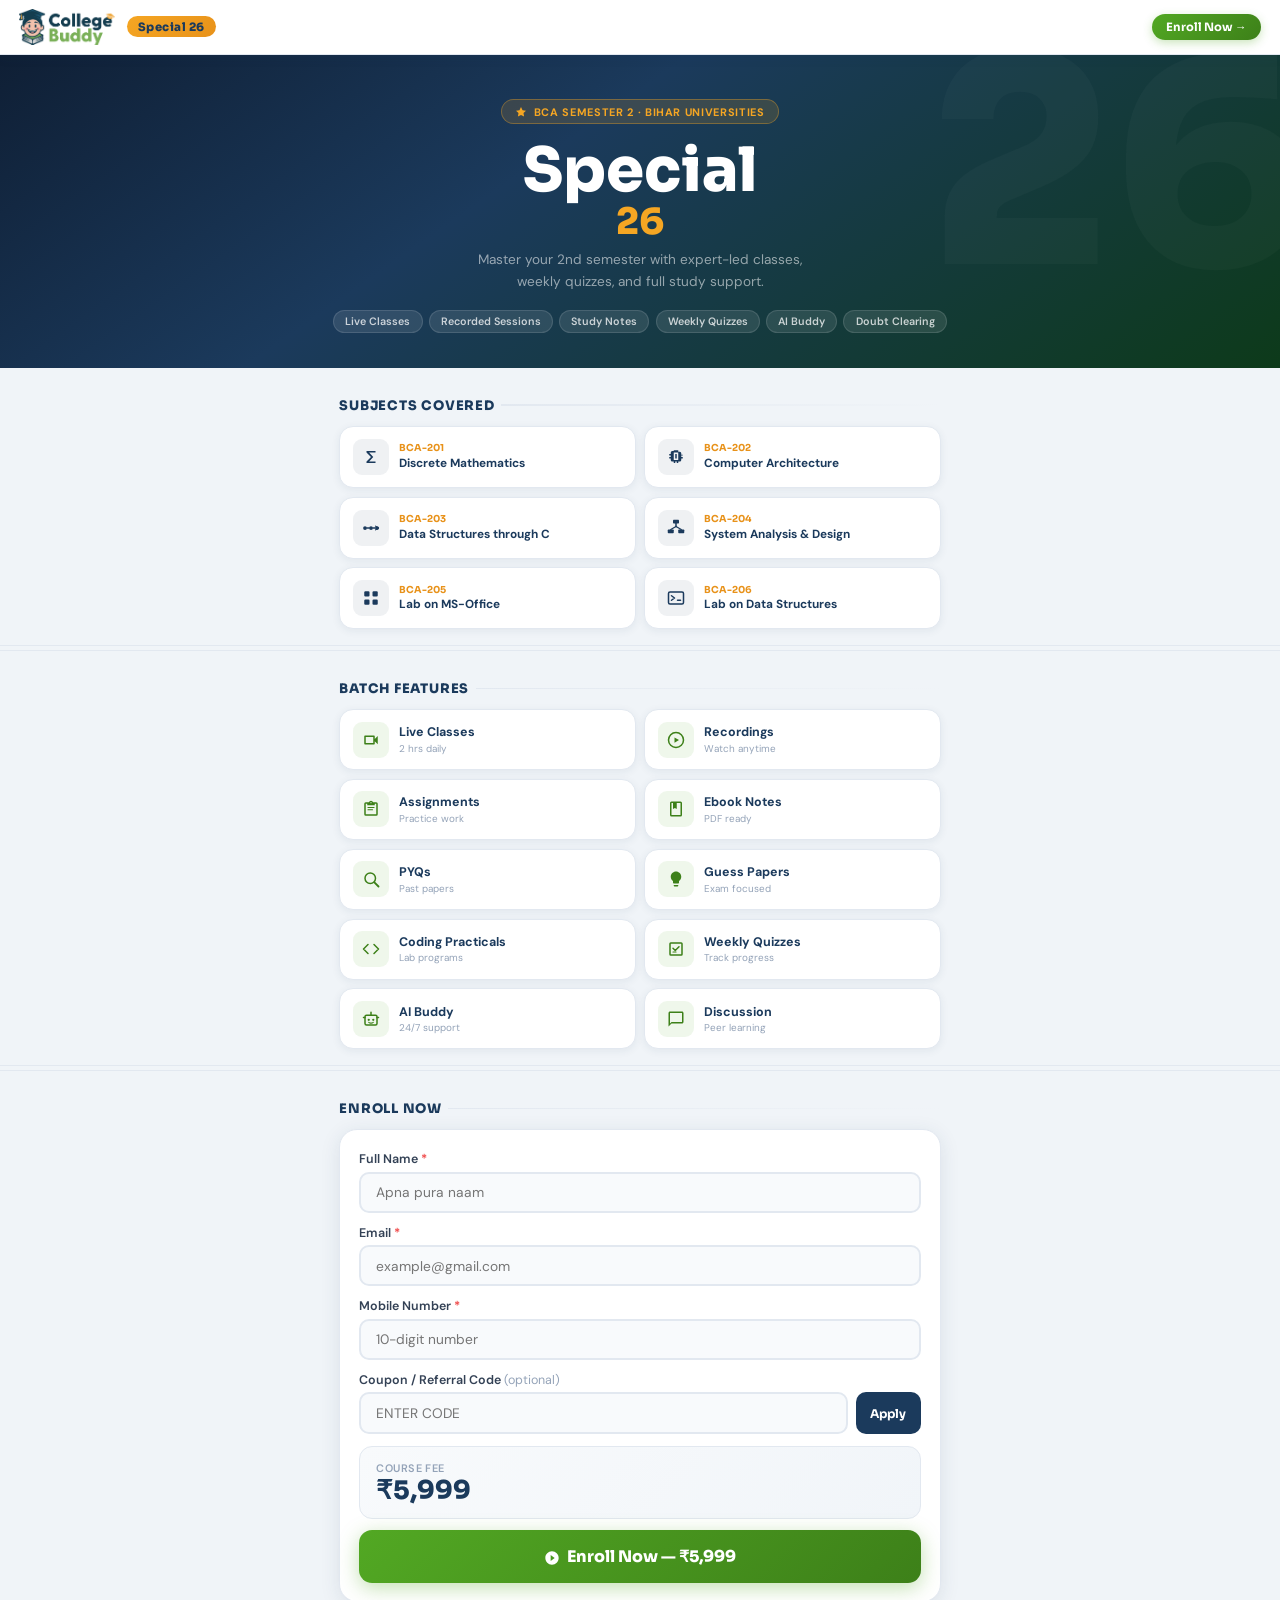
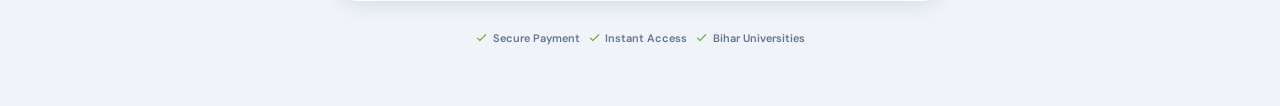
<file: enroll/sem2/english.html>
<!DOCTYPE html>
<html lang="en">
<head>
<meta charset="UTF-8"/>
<meta name="viewport" content="width=device-width, initial-scale=1.0"/>
<title>Special 26 — BCA Sem 2 · College Buddy</title>
<link href="https://fonts.googleapis.com/css2?family=Sora:wght@400;600;700;800;900&family=DM+Sans:wght@400;500;600&display=swap" rel="stylesheet"/>
<link rel="stylesheet" href="../../common.css"/>
<style>
:root { --gold2: #e8921a; }

/* ── NAV ── */
.top-nav{background:var(--white);border-bottom:1.5px solid var(--border);box-shadow:0 2px 12px rgba(27,58,92,.08);position:sticky;top:0;z-index:500;padding:.55rem 1.2rem;display:flex;align-items:center;gap:.75rem;}
.nav-logo{height:36px;object-fit:contain;}
.nav-badge{background:linear-gradient(135deg,var(--gold),var(--gold2));color:var(--navy);font-family:'Sora',sans-serif;font-weight:800;font-size:.72rem;padding:.22rem .7rem;border-radius:99px;letter-spacing:.04em;}
.nav-spacer{flex:1;}
.nav-cta{background:linear-gradient(135deg,var(--green),var(--green2));color:#fff;border:none;border-radius:99px;padding:.38rem .9rem;font-family:'Sora',sans-serif;font-weight:700;font-size:.72rem;cursor:pointer;white-space:nowrap;box-shadow:0 3px 10px rgba(82,168,35,.3);transition:transform .15s;}
.nav-cta:hover{transform:translateY(-1px);}

/* ── HERO ── */
.hero{background:linear-gradient(145deg,#0f1f35 0%,#1b3a5c 40%,#0d3a1a 100%);position:relative;overflow:hidden;padding:2.8rem 1.2rem 2.2rem;text-align:center;}
.hero::before{content:'26';position:absolute;font-family:'Sora',sans-serif;font-weight:900;font-size:18rem;color:rgba(255,255,255,.025);right:-2rem;top:-2rem;line-height:1;pointer-events:none;user-select:none;}
.hero-eyebrow{display:inline-flex;align-items:center;gap:.4rem;background:rgba(245,166,35,.15);border:1px solid rgba(245,166,35,.35);border-radius:99px;padding:.28rem .85rem;font-size:.68rem;font-weight:700;color:var(--gold);text-transform:uppercase;letter-spacing:.06em;margin-bottom:.9rem;}
.hero-eyebrow svg{width:12px;height:12px;fill:var(--gold);}
.hero-title{font-family:'Sora',sans-serif;font-weight:900;font-size:clamp(2.2rem,8vw,3.8rem);color:#fff;line-height:1.05;margin-bottom:.5rem;}
.hero-title em{color:var(--gold);font-style:normal;display:block;font-size:.6em;}
.hero-sub{color:rgba(255,255,255,.55);font-size:.85rem;max-width:340px;margin:0 auto .5rem;line-height:1.65;}
.hero-tags{display:flex;flex-wrap:wrap;gap:.38rem;justify-content:center;margin-top:1rem;}
.hero-tag{background:rgba(255,255,255,.1);color:rgba(255,255,255,.75);border-radius:99px;padding:.22rem .7rem;font-size:.67rem;font-weight:600;border:1px solid rgba(255,255,255,.12);}

/* ── SECTION ── */
.section{padding:1.8rem 1.2rem 1rem;max-width:640px;margin:0 auto;}
.sec-label{font-family:'Sora',sans-serif;font-weight:800;color:var(--navy);font-size:.82rem;text-transform:uppercase;letter-spacing:.06em;margin-bottom:.75rem;display:flex;align-items:center;gap:.4rem;}
.sec-label::after{content:'';flex:1;height:1.5px;background:linear-gradient(90deg,var(--border),transparent);}
.divider{height:6px;background:var(--bg);border-top:1px solid var(--border);border-bottom:1px solid var(--border);}
.bottom-spacer{height:3rem;}
.hidden{display:none!important;}

/* ── SUBJECT TILES — 2 col ── */
.sub-grid{display:grid;grid-template-columns:1fr 1fr;gap:.55rem;}
.sub-tile{background:var(--white);border:1.5px solid var(--border);border-radius:14px;padding:.75rem .8rem;display:flex;align-items:center;gap:.6rem;cursor:pointer;transition:box-shadow .18s,transform .18s,border-color .18s;box-shadow:0 2px 8px rgba(27,58,92,.07);}
.sub-tile:hover{box-shadow:0 5px 18px rgba(27,58,92,.14);transform:translateY(-1px);border-color:var(--navy2);}
.sub-tile:active{transform:translateY(0);}
.sub-tile-icon{width:36px;height:36px;border-radius:9px;background:rgba(27,58,92,.07);display:flex;align-items:center;justify-content:center;flex-shrink:0;}
.sub-tile-icon svg{width:18px;height:18px;color:var(--navy);}
.sub-tile-code{font-family:'Sora',sans-serif;font-weight:700;color:var(--gold2);font-size:.6rem;margin-bottom:.1rem;}
.sub-tile-name{font-weight:700;color:var(--navy);font-size:.74rem;line-height:1.3;}

/* ── FEATURE TILES — 2 col, 5 rows ── */
.feat-grid{display:grid;grid-template-columns:1fr 1fr;gap:.55rem;}
.feat-tile{background:var(--white);border:1.5px solid var(--border);border-radius:14px;padding:.72rem .8rem;display:flex;align-items:center;gap:.6rem;cursor:pointer;transition:box-shadow .18s,transform .18s,border-color .18s;box-shadow:0 2px 8px rgba(27,58,92,.07);}
.feat-tile:hover{box-shadow:0 5px 18px rgba(82,168,35,.15);transform:translateY(-1px);border-color:var(--green);}
.feat-tile:active{transform:translateY(0);}
.feat-tile-icon{width:36px;height:36px;border-radius:9px;background:rgba(82,168,35,.09);display:flex;align-items:center;justify-content:center;flex-shrink:0;}
.feat-tile-icon svg{width:18px;height:18px;color:var(--green2);}
.feat-tile-name{font-weight:700;color:var(--navy);font-size:.78rem;line-height:1.3;}
.feat-tile-hint{font-size:.62rem;color:var(--faint);margin-top:.08rem;}

/* ── MODAL ── */
.modal-backdrop{position:fixed;inset:0;z-index:9000;background:rgba(15,31,53,.55);backdrop-filter:blur(4px);display:flex;align-items:center;justify-content:center;padding:1.2rem;opacity:0;pointer-events:none;transition:opacity .22s;}
.modal-backdrop.open{opacity:1;pointer-events:all;}
.modal{background:var(--white);border-radius:20px;width:100%;max-width:420px;box-shadow:0 20px 60px rgba(15,31,53,.28);transform:translateY(18px) scale(.97);transition:transform .25s cubic-bezier(.34,1.56,.64,1),opacity .22s;opacity:0;overflow:hidden;}
.modal-backdrop.open .modal{transform:translateY(0) scale(1);opacity:1;}

.modal-hdr{padding:.85rem 1rem .7rem;display:flex;align-items:flex-start;gap:.7rem;}
.modal-hdr-icon{width:42px;height:42px;border-radius:11px;display:flex;align-items:center;justify-content:center;flex-shrink:0;}
.modal-hdr-icon.navy{background:rgba(27,58,92,.09);}
.modal-hdr-icon.navy svg{color:var(--navy);}
.modal-hdr-icon.green{background:rgba(82,168,35,.1);}
.modal-hdr-icon.green svg{color:var(--green2);}
.modal-hdr-icon svg{width:22px;height:22px;}
.modal-hdr-code{font-family:'Sora',sans-serif;font-weight:700;color:var(--gold2);font-size:.63rem;background:rgba(245,166,35,.12);padding:.1rem .4rem;border-radius:4px;display:inline-block;margin-bottom:.18rem;}
.modal-hdr-title{font-family:'Sora',sans-serif;font-weight:800;color:var(--navy);font-size:.95rem;line-height:1.2;}
.modal-hdr-sub{font-size:.68rem;color:var(--faint);margin-top:.1rem;}
.modal-close{margin-left:auto;flex-shrink:0;background:none;border:none;cursor:pointer;color:var(--faint);padding:.25rem;border-radius:7px;transition:color .15s,background .15s;line-height:0;}
.modal-close:hover{color:var(--navy);background:#f1f5f9;}
.modal-close svg{width:18px;height:18px;}

.modal-divider{height:1px;background:var(--border);margin:0 1rem;}

/* Subject modal: numbered points */
.modal-points{padding:.75rem 1rem 1rem;display:flex;flex-direction:column;gap:.45rem;}
.modal-point{display:flex;align-items:flex-start;gap:.5rem;font-size:.8rem;color:var(--text);line-height:1.6;}
.modal-point-num{width:20px;height:20px;border-radius:50%;flex-shrink:0;background:var(--navy);color:#fff;font-family:'Sora',sans-serif;font-weight:800;font-size:.62rem;display:flex;align-items:center;justify-content:center;margin-top:.12rem;}
.modal-point-num.green{background:var(--green);}

/* Feature modal: paragraph */
.modal-body{padding:.8rem 1rem 1.1rem;font-size:.82rem;color:var(--muted);line-height:1.75;}

/* ── FORM ── */
.form-card{background:var(--white);border-radius:18px;box-shadow:0 4px 20px rgba(27,58,92,.1);padding:1.3rem 1.2rem 1.1rem;border:1.5px solid var(--border);}
.form-field{margin-bottom:.75rem;}
.form-label{display:block;font-weight:600;font-size:.78rem;color:#334155;margin-bottom:.28rem;}
.form-req{color:var(--red);}
.form-input{width:100%;border:2px solid var(--border);border-radius:10px;padding:.6rem .9rem;font-family:'DM Sans',sans-serif;font-size:.86rem;color:var(--text);background:#f8fafc;outline:none;transition:border-color .2s,box-shadow .2s;-webkit-appearance:none;}
.form-input:focus{border-color:var(--green);box-shadow:0 0 0 3px rgba(82,168,35,.12);background:var(--white);}
.form-input.err{border-color:var(--red)!important;}
.form-err{font-size:.7rem;color:var(--red);margin-top:.2rem;display:none;}
.coupon-row{display:flex;gap:.5rem;}
.coupon-row .form-input{flex:1;}
.btn-apply{border:none;border-radius:10px;padding:.6rem .9rem;font-family:'Sora',sans-serif;font-weight:700;font-size:.75rem;cursor:pointer;white-space:nowrap;flex-shrink:0;background:var(--navy);color:#fff;transition:all .15s;display:flex;align-items:center;justify-content:center;gap:.4rem;}
.btn-apply:hover{background:var(--navy2);}
.btn-apply:disabled{opacity:.5;cursor:not-allowed;}
.apply-spin{width:14px;height:14px;border:2px solid rgba(255,255,255,.4);border-top-color:#fff;border-radius:50%;animation:cspin .7s linear infinite;display:none;flex-shrink:0;}

.price-display{background:linear-gradient(135deg,#f8fafc,#f1f5f9);border:1.5px solid var(--border);border-radius:13px;padding:.9rem 1rem;margin:.7rem 0;display:flex;align-items:center;justify-content:space-between;}
.price-label{font-size:.68rem;color:var(--faint);font-weight:600;text-transform:uppercase;letter-spacing:.04em;}
.price-amount{font-family:'Sora',sans-serif;font-weight:800;color:var(--navy);font-size:1.6rem;line-height:1;margin-top:.2rem;}
.price-amount.discounted{color:var(--green);}
.price-original{font-size:.75rem;color:var(--faint);text-decoration:line-through;margin-top:.12rem;}
.price-badge{background:rgba(82,168,35,.12);color:var(--green2);border-radius:99px;padding:.28rem .72rem;font-family:'Sora',sans-serif;font-weight:700;font-size:.72rem;border:1px solid rgba(82,168,35,.2);}
.coupon-success{display:flex;align-items:center;gap:.4rem;background:rgba(82,168,35,.07);border:1px solid rgba(82,168,35,.2);border-radius:9px;padding:.48rem .75rem;font-size:.73rem;font-weight:600;color:var(--green2);margin-bottom:.6rem;}
.coupon-success svg{width:14px;height:14px;fill:var(--green);flex-shrink:0;}

.btn-enroll{width:100%;border:none;border-radius:13px;padding:1rem;margin-top:.5rem;background:linear-gradient(135deg,var(--green),var(--green2));color:#fff;font-family:'Sora',sans-serif;font-weight:800;font-size:1rem;cursor:pointer;display:flex;align-items:center;justify-content:center;gap:.5rem;box-shadow:0 5px 20px rgba(82,168,35,.35);transition:transform .18s,box-shadow .18s;}
.btn-enroll:hover{transform:translateY(-2px);box-shadow:0 8px 28px rgba(82,168,35,.4);}
.btn-enroll:active{transform:translateY(0);}
.btn-enroll:disabled{opacity:.55;cursor:not-allowed;transform:none!important;}
.btn-enroll .enroll-spin{width:18px;height:18px;border:3px solid rgba(255,255,255,.3);border-top-color:#fff;border-radius:50%;animation:cspin .7s linear infinite;display:none;}
@keyframes cspin{to{transform:rotate(360deg);}}

/* ── TRUST STRIP ── */
.trust-strip{display:flex;flex-wrap:wrap;gap:.5rem;justify-content:center;padding:.8rem 1.2rem;}
.trust-item{display:flex;align-items:center;gap:.3rem;font-size:.68rem;font-weight:600;color:var(--muted);}
.trust-item svg{width:13px;height:13px;fill:var(--green);}

/* ── PAYMENT OVERLAY ── */
.payment-overlay{position:fixed;inset:0;z-index:9999;background:var(--bg);display:none;flex-direction:column;overflow-y:auto;}
.payment-overlay.open{display:flex;animation:slideIn .3s ease;}
@keyframes slideIn{from{opacity:0;transform:translateY(20px);}to{opacity:1;transform:translateY(0);}}
.pay-header{background:var(--white);border-bottom:1.5px solid var(--border);padding:.7rem 1.2rem;display:flex;align-items:center;gap:.7rem;position:sticky;top:0;z-index:10;}
.pay-back{background:none;border:none;cursor:pointer;color:var(--muted);display:flex;align-items:center;padding:.3rem;border-radius:8px;transition:color .15s;}
.pay-back:hover{color:var(--navy);}
.pay-back svg{width:20px;height:20px;}
.pay-header-title{font-family:'Sora',sans-serif;font-weight:800;color:var(--navy);font-size:.9rem;}
.pay-header-sub{font-size:.65rem;color:var(--faint);}
.pay-amount-bar{background:linear-gradient(135deg,var(--navy),var(--navy2));padding:.9rem 1.2rem;display:flex;align-items:center;justify-content:space-between;}
.pay-amt-label{font-size:.65rem;color:rgba(255,255,255,.55);font-weight:600;text-transform:uppercase;letter-spacing:.04em;}
.pay-amt-value{font-family:'Sora',sans-serif;font-weight:800;color:var(--gold);font-size:1.6rem;line-height:1;}
.pay-amt-course{font-size:.68rem;color:rgba(255,255,255,.45);margin-top:.1rem;}
.pay-timer-wrap{background:#fffbeb;border:1.5px solid #fde68a;border-radius:12px;margin:1rem 1.2rem .5rem;padding:.7rem 1rem;display:flex;align-items:center;gap:.7rem;}
.pay-timer-icon{font-size:1.1rem;}
.pay-timer-label{font-size:.7rem;font-weight:600;color:#92400e;}
.pay-timer-value{font-family:'Sora',sans-serif;font-weight:800;color:var(--red);font-size:1.35rem;line-height:1;margin-top:.05rem;}
.pay-timer-wrap.urgent{background:#fef2f2;border-color:#fecaca;}
.pay-timer-wrap.urgent .pay-timer-label{color:#7f1d1d;}
.pay-tabs{display:flex;background:#f1f5f9;border-radius:12px;padding:4px;margin:0 1.2rem .5rem;}
.pay-tab{flex:1;text-align:center;padding:.5rem;border-radius:9px;cursor:pointer;font-family:'Sora',sans-serif;font-weight:700;font-size:.8rem;color:var(--muted);transition:all .2s;display:flex;align-items:center;justify-content:center;gap:.3rem;user-select:none;}
.pay-tab svg{width:14px;height:14px;}
.pay-tab.active{background:var(--white);color:var(--navy);box-shadow:0 2px 8px rgba(27,58,92,.1);}
.pay-panel{padding:.5rem 1.2rem;display:none;}
.pay-panel.active{display:block;}
.qr-card{background:var(--white);border-radius:16px;box-shadow:0 3px 16px rgba(27,58,92,.1);padding:1.1rem;text-align:center;border:1.5px solid var(--border);}
.qr-title{font-family:'Sora',sans-serif;font-weight:800;color:var(--navy);font-size:.88rem;margin-bottom:.75rem;}
.qr-img{width:200px;height:200px;object-fit:contain;border-radius:12px;margin:0 auto .75rem;display:block;border:2px solid var(--border);}
.qr-note{font-size:.72rem;color:var(--muted);line-height:1.6;}
.qr-amount-badge{display:inline-flex;align-items:center;gap:.3rem;background:rgba(82,168,35,.1);color:var(--green2);border-radius:99px;padding:.22rem .7rem;font-family:'Sora',sans-serif;font-weight:700;font-size:.72rem;margin-bottom:.55rem;}
.upi-card{background:var(--white);border-radius:16px;box-shadow:0 3px 16px rgba(27,58,92,.1);padding:1.1rem;border:1.5px solid var(--border);margin-bottom:.6rem;}
.upi-row{display:flex;align-items:center;gap:.6rem;padding:.55rem 0;border-bottom:1px solid #f8fafc;}
.upi-row:last-child{border-bottom:none;padding-bottom:0;}
.upi-row-label{font-size:.72rem;color:var(--faint);flex:1;}
.upi-row-value{font-weight:700;font-size:.82rem;color:var(--navy);}
.upi-copy-btn{background:none;border:1.5px solid var(--border);border-radius:7px;padding:.22rem .55rem;font-size:.65rem;font-weight:700;color:var(--navy);cursor:pointer;font-family:'Sora',sans-serif;transition:all .15s;}
.upi-copy-btn:hover{background:var(--navy);color:#fff;border-color:var(--navy);}
.upi-copy-btn.copied{background:var(--green);color:#fff;border-color:var(--green);}
.upi-steps{background:#f8fafc;border-radius:12px;padding:.75rem .9rem;margin-bottom:.6rem;}
.upi-steps-title{font-family:'Sora',sans-serif;font-weight:700;color:var(--navy);font-size:.78rem;margin-bottom:.5rem;}
.upi-step{display:flex;align-items:flex-start;gap:.5rem;font-size:.72rem;color:var(--text);margin-bottom:.35rem;line-height:1.5;}
.upi-step:last-child{margin-bottom:0;}
.upi-step-num{width:18px;height:18px;border-radius:50%;flex-shrink:0;background:var(--navy);color:#fff;font-family:'Sora',sans-serif;font-weight:800;font-size:.6rem;display:flex;align-items:center;justify-content:center;margin-top:.05rem;}
.pay-bottom{position:sticky;bottom:0;background:rgba(255,255,255,.97);backdrop-filter:blur(10px);border-top:1.5px solid var(--border);padding:.75rem 1.2rem;display:flex;gap:.55rem;}
.btn-help{flex:1;border:2px solid var(--border);background:var(--white);color:var(--muted);border-radius:12px;padding:.72rem;font-family:'Sora',sans-serif;font-weight:700;font-size:.82rem;cursor:pointer;display:flex;align-items:center;justify-content:center;gap:.4rem;transition:all .15s;}
.btn-help:hover{border-color:var(--navy);color:var(--navy);}
.btn-help svg{width:15px;height:15px;}
.btn-paid{flex:2;border:none;background:linear-gradient(135deg,var(--green),var(--green2));color:#fff;border-radius:12px;padding:.72rem;font-family:'Sora',sans-serif;font-weight:700;font-size:.85rem;cursor:pointer;display:flex;align-items:center;justify-content:center;gap:.4rem;box-shadow:0 4px 14px rgba(82,168,35,.3);transition:all .15s;}
.btn-paid:hover{transform:translateY(-1px);}
.btn-paid svg{width:16px;height:16px;}

/* ── CONFETTI ── */
#confettiCanvas{position:fixed;inset:0;pointer-events:none;z-index:99998;display:none;}

/* ── TOAST ── */
#toast{position:fixed;bottom:5.5rem;left:50%;transform:translateX(-50%);background:#1e293b;color:#fff;padding:.48rem 1.1rem;border-radius:99px;font-family:'DM Sans',sans-serif;font-size:.75rem;font-weight:600;z-index:99999;opacity:0;transition:opacity .2s;pointer-events:none;white-space:nowrap;max-width:90vw;overflow:hidden;text-overflow:ellipsis;}
</style>
</head>
<body>

<canvas id="confettiCanvas"></canvas>

<!-- SVG DEFS -->
<svg xmlns="http://www.w3.org/2000/svg" style="display:none;">
  <defs>
    <symbol id="ico-book"     viewBox="0 0 24 24"><path fill="currentColor" d="M18 2H6a2 2 0 0 0-2 2v16a2 2 0 0 0 2 2h12a2 2 0 0 0 2-2V4a2 2 0 0 0-2-2zm0 18H6V4h2v8l2.5-1.5L13 12V4h5v16z"/></symbol>
    <symbol id="ico-math"     viewBox="0 0 24 24"><path fill="currentColor" d="M18 4H6v2l6 6-6 6v2h12v-2h-8.5l5.5-6-5.5-6H18V4z"/></symbol>
    <symbol id="ico-cpu"      viewBox="0 0 24 24"><path fill="currentColor" d="M9 2v2H7a2 2 0 0 0-2 2v2H3v2h2v2H3v2h2v2a2 2 0 0 0 2 2h2v2h2v-2h2v2h2v-2h2a2 2 0 0 0 2-2v-2h2v-2h-2v-2h2V9h-2V7a2 2 0 0 0-2-2h-2V3H9V2zm0 4h6v10H9V6zm2 2v6h2V8h-2z"/></symbol>
    <symbol id="ico-ds"       viewBox="0 0 24 24"><circle cx="4" cy="12" r="2.5" fill="currentColor"/><circle cx="12" cy="12" r="2.5" fill="currentColor"/><circle cx="20" cy="12" r="2.5" fill="currentColor"/><line x1="6.5" y1="12" x2="9.5" y2="12" stroke="currentColor" stroke-width="2" stroke-linecap="round"/><line x1="14.5" y1="12" x2="17.5" y2="12" stroke="currentColor" stroke-width="2" stroke-linecap="round"/><line x1="18" y1="9.5" x2="22" y2="12" stroke="currentColor" stroke-width="1.5" stroke-linecap="round"/><line x1="18" y1="14.5" x2="22" y2="12" stroke="currentColor" stroke-width="1.5" stroke-linecap="round"/></symbol>
    <symbol id="ico-flow"     viewBox="0 0 24 24"><rect x="8" y="1" width="8" height="5" rx="1" fill="currentColor"/><rect x="1" y="14" width="8" height="5" rx="1" fill="currentColor"/><rect x="15" y="14" width="8" height="5" rx="1" fill="currentColor"/><line x1="12" y1="6" x2="12" y2="10" stroke="currentColor" stroke-width="2" stroke-linecap="round"/><path d="M12 10 L5 14" stroke="currentColor" stroke-width="1.8" stroke-linecap="round"/><path d="M12 10 L19 14" stroke="currentColor" stroke-width="1.8" stroke-linecap="round"/></symbol>
    <symbol id="ico-apps"     viewBox="0 0 24 24"><rect x="3" y="3" width="7" height="7" rx="1.5" fill="currentColor"/><rect x="14" y="3" width="7" height="7" rx="1.5" fill="currentColor"/><rect x="3" y="14" width="7" height="7" rx="1.5" fill="currentColor"/><rect x="14" y="14" width="7" height="7" rx="1.5" fill="currentColor"/></symbol>
    <symbol id="ico-terminal" viewBox="0 0 24 24"><rect x="2" y="4" width="20" height="16" rx="2" fill="none" stroke="currentColor" stroke-width="2"/><path d="M6 9l4 3-4 3" stroke="currentColor" stroke-width="2" stroke-linecap="round" stroke-linejoin="round" fill="none"/><line x1="14" y1="15" x2="18" y2="15" stroke="currentColor" stroke-width="2" stroke-linecap="round"/></symbol>
    <symbol id="ico-video"    viewBox="0 0 24 24"><path fill="currentColor" d="M15 8v8H5V8h10m1-2H4a1 1 0 0 0-1 1v10a1 1 0 0 0 1 1h12a1 1 0 0 0 1-1v-3.5l4 4v-11l-4 4V7a1 1 0 0 0-1-1z"/></symbol>
    <symbol id="ico-play"     viewBox="0 0 24 24"><circle cx="12" cy="12" r="10" fill="none" stroke="currentColor" stroke-width="2"/><path fill="currentColor" d="M10 8.5l6 3.5-6 3.5V8.5z"/></symbol>
    <symbol id="ico-clipboard"viewBox="0 0 24 24"><path fill="currentColor" d="M19 3h-4.2A2.99 2.99 0 0 0 12 1a2.99 2.99 0 0 0-2.8 2H5a2 2 0 0 0-2 2v14a2 2 0 0 0 2 2h14a2 2 0 0 0 2-2V5a2 2 0 0 0-2-2zm-7-.25c.41 0 .75.34.75.75s-.34.75-.75.75-.75-.34-.75-.75.34-.75.75-.75zM19 19H5V5h2v2h10V5h2v14z"/><line x1="8" y1="10" x2="16" y2="10" stroke="currentColor" stroke-width="1.5" stroke-linecap="round"/><line x1="8" y1="13" x2="14" y2="13" stroke="currentColor" stroke-width="1.5" stroke-linecap="round"/></symbol>
    <symbol id="ico-search"   viewBox="0 0 24 24"><circle cx="11" cy="11" r="7" fill="none" stroke="currentColor" stroke-width="2"/><line x1="16.5" y1="16.5" x2="22" y2="22" stroke="currentColor" stroke-width="2.5" stroke-linecap="round"/></symbol>
    <symbol id="ico-bulb"     viewBox="0 0 24 24"><path fill="currentColor" d="M9 21c0 .55.45 1 1 1h4c.55 0 1-.45 1-1v-1H9v1zm3-19C8.14 2 5 5.14 5 9c0 2.38 1.19 4.47 3 5.74V17c0 .55.45 1 1 1h6c.55 0 1-.45 1-1v-2.26c1.81-1.27 3-3.36 3-5.74 0-3.86-3.14-7-7-7z"/></symbol>
    <symbol id="ico-code"     viewBox="0 0 24 24"><path fill="none" stroke="currentColor" stroke-width="2" stroke-linecap="round" stroke-linejoin="round" d="M16 18l6-6-6-6M8 6l-6 6 6 6"/></symbol>
    <symbol id="ico-chat"     viewBox="0 0 24 24"><path fill="currentColor" d="M20 2H4c-1.1 0-2 .9-2 2v18l4-4h14c1.1 0 2-.9 2-2V4c0-1.1-.9-2-2-2zm0 14H6l-2 2V4h16v12z"/></symbol>
    <symbol id="ico-pen"      viewBox="0 0 24 24"><path fill="currentColor" d="M3 17.25V21h3.75L17.81 9.94l-3.75-3.75L3 17.25zM20.71 7.04a1 1 0 0 0 0-1.41l-2.34-2.34a1 1 0 0 0-1.41 0l-1.83 1.83 3.75 3.75 1.83-1.83z"/></symbol>
    <symbol id="ico-quiz"     viewBox="0 0 24 24"><path fill="currentColor" d="M19 3H5a2 2 0 0 0-2 2v14a2 2 0 0 0 2 2h14a2 2 0 0 0 2-2V5a2 2 0 0 0-2-2zm0 16H5V5h14v14z"/><path fill="none" stroke="currentColor" stroke-width="2" stroke-linecap="round" stroke-linejoin="round" d="M8 11l3 3 5-5"/><line x1="8" y1="16" x2="12" y2="16" stroke="currentColor" stroke-width="1.5" stroke-linecap="round"/></symbol>
    <symbol id="ico-ai"       viewBox="0 0 24 24"><rect x="4" y="7" width="16" height="13" rx="2" fill="none" stroke="currentColor" stroke-width="2"/><circle cx="9" cy="13" r="1.5" fill="currentColor"/><circle cx="15" cy="13" r="1.5" fill="currentColor"/><path d="M9 16.5c.83.64 2.17 1 3 1 .83 0 2.17-.36 3-1" stroke="currentColor" stroke-width="1.5" stroke-linecap="round" fill="none"/><line x1="12" y1="4" x2="12" y2="7" stroke="currentColor" stroke-width="2" stroke-linecap="round"/><circle cx="12" cy="3" r="1" fill="currentColor"/><line x1="4" y1="10" x2="2" y2="10" stroke="currentColor" stroke-width="2" stroke-linecap="round"/><line x1="22" y1="10" x2="20" y2="10" stroke="currentColor" stroke-width="2" stroke-linecap="round"/></symbol>
  </defs>
</svg>

<!-- NAV -->
<nav class="top-nav">
  <img src="../../images/cbdlogo.png" alt="College Buddy" class="nav-logo"
       onerror="this.outerHTML='<span style=\'font-family:Sora,sans-serif;font-weight:800;color:#1b3a5c;font-size:.95rem\'>College<span style=\'color:#f5a623\'>Buddy</span></span>'"/>
  <span class="nav-badge">Special 26</span>
  <div class="nav-spacer"></div>
  <button class="nav-cta" onclick="scrollToForm()">Enroll Now →</button>
</nav>

<!-- HERO -->
<section class="hero">
  <div class="hero-eyebrow">
    <svg viewBox="0 0 24 24"><path d="M12 2l3.09 6.26L22 9.27l-5 4.87 1.18 6.88L12 17.77l-6.18 3.25L7 14.14 2 9.27l6.91-1.01L12 2z"/></svg>
    BCA Semester 2 · Bihar Universities
  </div>
  <h1 class="hero-title">Special <em>26</em></h1>
  <p class="hero-sub">Master your 2nd semester with expert-led classes, weekly quizzes, and full study support.</p>
  <div class="hero-tags">
    <span class="hero-tag">Live Classes</span>
    <span class="hero-tag">Recorded Sessions</span>
    <span class="hero-tag">Study Notes</span>
    <span class="hero-tag">Weekly Quizzes</span>
    <span class="hero-tag">AI Buddy</span>
    <span class="hero-tag">Doubt Clearing</span>
  </div>
</section>

<!-- SUBJECTS -->
<div class="section">
  <div class="sec-label">Subjects Covered</div>
  <div class="sub-grid" id="subGrid"></div>
</div>

<div class="divider"></div>

<!-- FEATURES -->
<div class="section">
  <div class="sec-label">Batch Features</div>
  <div class="feat-grid" id="featGrid"></div>
</div>

<div class="divider"></div>

<!-- ENROLL FORM -->
<div class="section" id="enrollSection">
  <div class="sec-label">Enroll Now</div>
  <div class="form-card">
    <div class="form-field">
      <label class="form-label">Full Name <span class="form-req">*</span></label>
      <input type="text" id="fName" class="form-input" placeholder="Apna pura naam" autocomplete="name"/>
      <div class="form-err" id="eName">Naam required hai.</div>
    </div>
    <div class="form-field">
      <label class="form-label">Email <span class="form-req">*</span></label>
      <input type="email" id="fEmail" class="form-input" placeholder="example@gmail.com" inputmode="email"/>
      <div class="form-err" id="eEmail">Valid email chahiye.</div>
    </div>
    <div class="form-field">
      <label class="form-label">Mobile Number <span class="form-req">*</span></label>
      <input type="tel" id="fPhone" class="form-input" placeholder="10-digit number" maxlength="10" inputmode="numeric"/>
      <div class="form-err" id="ePhone">Valid 10-digit number chahiye.</div>
    </div>
    <div class="form-field">
      <label class="form-label">Coupon / Referral Code <span style="color:var(--faint);font-weight:400;">(optional)</span></label>
      <div class="coupon-row">
        <input type="text" id="fCoupon" class="form-input" placeholder="Enter code" style="text-transform:uppercase;"/>
        <button class="btn-apply" id="btnApply" onclick="applyCoupon()">
          <div class="apply-spin" id="applySpin"></div>
          <span id="applyTxt">Apply</span>
        </button>
      </div>
      <div class="form-err" id="eCoupon"></div>
    </div>
    <div class="coupon-success hidden" id="couponSuccess">
      <svg viewBox="0 0 24 24"><path d="M9 16.17L4.83 12l-1.42 1.41L9 19 21 7l-1.41-1.41z"/></svg>
      <span id="couponMsg">Coupon applied!</span>
    </div>
    <div class="price-display">
      <div>
        <div class="price-label">Course Fee</div>
        <div class="price-amount" id="priceDisplay">₹5,999</div>
        <div class="price-original hidden" id="priceOriginal">₹5,999</div>
      </div>
      <div class="price-badge hidden" id="priceBadge">₹3,000 OFF</div>
    </div>
    <button class="btn-enroll" id="btnEnroll" onclick="handleEnroll()">
      <div class="enroll-spin" id="enrollSpin"></div>
      <span id="enrollTxt">
        <svg width="16" height="16" viewBox="0 0 24 24" fill="currentColor" style="display:inline;vertical-align:middle;margin-right:4px;"><path d="M12 2C6.48 2 2 6.48 2 12s4.48 10 10 10 10-4.48 10-10S17.52 2 12 2zm-2 14.5v-9l6 4.5-6 4.5z"/></svg>
        Enroll Now — ₹5,999
      </span>
    </button>
  </div>
</div>

<div class="trust-strip">
  <div class="trust-item"><svg viewBox="0 0 24 24"><path d="M9 16.17L4.83 12l-1.42 1.41L9 19 21 7l-1.41-1.41z"/></svg>Secure Payment</div>
  <div class="trust-item"><svg viewBox="0 0 24 24"><path d="M9 16.17L4.83 12l-1.42 1.41L9 19 21 7l-1.41-1.41z"/></svg>Instant Access</div>
  <div class="trust-item"><svg viewBox="0 0 24 24"><path d="M9 16.17L4.83 12l-1.42 1.41L9 19 21 7l-1.41-1.41z"/></svg>Bihar Universities</div>
</div>
<div class="bottom-spacer"></div>

<!-- PAYMENT OVERLAY -->
<div class="payment-overlay" id="paymentOverlay">
  <div class="pay-header">
    <button class="pay-back" onclick="closePayment()">
      <svg viewBox="0 0 24 24" fill="none" stroke="currentColor" stroke-width="2.5" stroke-linecap="round" stroke-linejoin="round"><path d="M19 12H5M12 5l-7 7 7 7"/></svg>
    </button>
    <div>
      <div class="pay-header-title">Complete Payment</div>
      <div class="pay-header-sub">Special 26 · BCA Semester 2</div>
    </div>
  </div>
  <div class="pay-amount-bar">
    <div>
      <div class="pay-amt-label">Amount to Pay</div>
      <div class="pay-amt-value" id="payAmtValue">₹5,999</div>
      <div class="pay-amt-course">BCA Semester 2 · Special 26</div>
    </div>
  </div>
  <div class="pay-timer-wrap" id="payTimerWrap">
    <div class="pay-timer-icon">⏱️</div>
    <div>
      <div class="pay-timer-label">COMPLETE PAYMENT WITHIN</div>
      <div class="pay-timer-value" id="payTimerDisplay">15:00</div>
    </div>
  </div>
  <div class="pay-tabs">
    <div class="pay-tab active" id="tabQR" onclick="switchPayTab('qr')">
      <svg viewBox="0 0 24 24" fill="currentColor"><path d="M3 11h8V3H3v8zm2-6h4v4H5V5zM3 21h8v-8H3v8zm2-6h4v4H5v-4zM13 3v8h8V3h-8zm6 6h-4V5h4v4zM13 13h2v2h-2zM15 15h2v2h-2zM13 17h2v2h-2zM17 13h2v2h-2zM19 15h2v2h-2zM17 17h2v2h-2zM19 19h2v2h-2zM15 19h2v2h-2zM13 19h2v2h-2z"/></svg>
      Scan QR
    </div>
    <div class="pay-tab" id="tabUPI" onclick="switchPayTab('upi')">
      <svg viewBox="0 0 24 24" fill="currentColor"><path d="M20 4H4c-1.11 0-2 .89-2 2v12c0 1.11.89 2 2 2h16c1.11 0 2-.89 2-2V6c0-1.11-.89-2-2-2zm0 14H4v-6h16v6zm0-10H4V6h16v2z"/></svg>
      UPI Transfer
    </div>
  </div>
  <div class="pay-panel active" id="panelQR">
    <div class="qr-card">
      <div class="qr-title">Scan to Pay</div>
      <div class="qr-amount-badge">
        <svg width="12" height="12" viewBox="0 0 24 24" fill="currentColor"><path d="M9 16.17L4.83 12l-1.42 1.41L9 19 21 7l-1.41-1.41z"/></svg>
        <span id="qrAmtBadge">Pay ₹5,999</span>
      </div>
      <img id="qrImage" src="qr5999.png" alt="Scan to Pay" class="qr-img" onerror="this.style.background='#f1f5f9';"/>
      <p class="qr-note">Open any UPI app (PhonePe, GPay, Paytm)<br>Scan this QR code and pay the exact amount.<br><strong>Screenshot lena mat bhulo!</strong></p>
    </div>
  </div>
  <div class="pay-panel" id="panelUPI">
    <div class="upi-card">
      <div class="upi-row">
        <span class="upi-row-label">UPI ID</span>
        <span class="upi-row-value">9801907094@okbizaxis</span>
        <button class="upi-copy-btn" id="btnCopyUPI" onclick="copyUPI()">Copy</button>
      </div>
      <div class="upi-row">
        <span class="upi-row-label">Name</span>
        <span class="upi-row-value">Ankit Kumar</span>
      </div>
      <div class="upi-row">
        <span class="upi-row-label">Amount</span>
        <span class="upi-row-value" id="upiAmtRow" style="color:var(--green);font-weight:800;">₹5,999</span>
      </div>
    </div>
    <div class="upi-steps">
      <div class="upi-steps-title">How to Pay</div>
      <div class="upi-step"><div class="upi-step-num">1</div>PhonePe / GPay / Paytm / any UPI app open karo</div>
      <div class="upi-step"><div class="upi-step-num">2</div>UPI ID: <strong>9801907094@okbizaxis</strong> enter karo</div>
      <div class="upi-step"><div class="upi-step-num">3</div>Exact amount enter karo (<span id="upiStepAmt">₹5,999</span>)</div>
      <div class="upi-step"><div class="upi-step-num">4</div>Payment karo aur screenshot lo</div>
      <div class="upi-step"><div class="upi-step-num">5</div>Neeche "Payment Completed" button dabao</div>
    </div>
  </div>
  <div style="flex:1;min-height:1rem;"></div>
  <div class="pay-bottom">
    <button class="btn-help" onclick="needHelp()">
      <svg viewBox="0 0 24 24" fill="currentColor"><path d="M17.472 14.382c-.297-.149-1.758-.867-2.03-.967-.273-.099-.471-.148-.67.15-.197.297-.767.966-.94 1.164-.173.199-.347.223-.644.075-.297-.15-1.255-.463-2.39-1.475-.883-.788-1.48-1.761-1.653-2.059-.173-.297-.018-.458.13-.606.134-.133.298-.347.446-.52.149-.174.198-.298.298-.497.099-.198.05-.371-.025-.52-.075-.149-.669-1.612-.916-2.207-.242-.579-.487-.5-.669-.51-.173-.008-.371-.01-.57-.01-.198 0-.52.074-.792.372-.272.297-1.04 1.016-1.04 2.479 0 1.462 1.065 2.875 1.213 3.074.149.198 2.096 3.2 5.077 4.487.709.306 1.262.489 1.694.625.712.227 1.36.195 1.871.118.571-.085 1.758-.719 2.006-1.413.248-.694.248-1.289.173-1.413-.074-.124-.272-.198-.57-.347z"/><path d="M12 0C5.373 0 0 5.373 0 12c0 2.126.553 4.121 1.522 5.857L.058 23.5l5.818-1.525A11.939 11.939 0 0 0 12 24c6.627 0 12-5.373 12-12S18.627 0 12 0zm0 21.818a9.804 9.804 0 0 1-5.012-1.369l-.358-.213-3.724.976.994-3.63-.234-.373A9.79 9.79 0 0 1 2.182 12C2.182 6.578 6.578 2.182 12 2.182c5.421 0 9.818 4.396 9.818 9.818 0 5.421-4.397 9.818-9.818 9.818z"/></svg>
      Need Help?
    </button>
    <button class="btn-paid" onclick="paymentCompleted()">
      <svg viewBox="0 0 24 24" fill="currentColor"><path d="M9 16.17L4.83 12l-1.42 1.41L9 19 21 7l-1.41-1.41z"/></svg>
      Payment Completed
    </button>
  </div>
</div>

<!-- MODAL -->
<div class="modal-backdrop" id="modalBackdrop" onclick="closeModalOnBackdrop(event)">
  <div class="modal" id="modal">
    <div class="modal-hdr">
      <div class="modal-hdr-icon" id="modalIcon">
        <svg viewBox="0 0 24 24"><use id="modalIconUse" href="#ico-book"/></svg>
      </div>
      <div style="flex:1;min-width:0;">
        <div class="modal-hdr-code hidden" id="modalCode"></div>
        <div class="modal-hdr-title" id="modalTitle"></div>
        <div class="modal-hdr-sub" id="modalSub"></div>
      </div>
      <button class="modal-close" onclick="closeModal()">
        <svg viewBox="0 0 24 24" fill="none" stroke="currentColor" stroke-width="2.5" stroke-linecap="round"><path d="M18 6L6 18M6 6l12 12"/></svg>
      </button>
    </div>
    <div class="modal-divider"></div>
    <div id="modalContent"></div>
  </div>
</div>

<div id="toast"></div>

<script src="../../common.js"></script>
<script>
'use strict';

// ══════════════════════════════════════════
//  CONFIG
// ══════════════════════════════════════════
const PRICE_FULL   = 5999;
const PRICE_COUPON = 2999;
const SUPPORT_WA   = '919801907094';
const TIMER_MINS   = 5;

// ══════════════════════════════════════════
//  DATA
// ══════════════════════════════════════════
const SUBJECTS = [
  {
    icon: 'ico-math', code: 'BCA-201', label: 'Discrete Mathematics', sub: 'Logic & Structures',
    points: ['Set Theory & Logic — foundations of mathematical reasoning', 'Relations & Functions — mappings, equivalence, partial orders', 'Group Theory — algebraic structures, subgroups, cosets', 'POSET & Lattice — ordered sets and lattice diagrams', 'Graph Theory — paths, trees, Euler & Hamiltonian graphs']
  },
  {
    icon: 'ico-cpu', code: 'BCA-202', label: 'Computer Architecture', sub: 'Hardware & Systems',
    points: ['Number System — binary, octal, hex conversions & arithmetic', 'Boolean Algebra — laws, simplification, K-map', 'Digital Circuits — gates, flip-flops, registers, counters', 'Memory Hierarchy — cache, RAM, ROM, virtual memory', 'I/O Interfaces — buses, interrupts, DMA, peripheral devices']
  },
  {
    icon: 'ico-ds', code: 'BCA-203', label: 'Data Structures through C', sub: 'Arrays to Trees',
    points: ['Structures & Pointers — dynamic memory, pointer arithmetic', 'Arrays & Linked Lists — singly, doubly, circular lists', 'Stack & Queues — LIFO/FIFO, applications, expressions', 'Trees & Graphs — BST, AVL, BFS, DFS traversals', 'Searching & Sorting — bubble, merge, quick, binary search']
  },
  {
    icon: 'ico-flow', code: 'BCA-204', label: 'System Analysis & Design', sub: 'SDLC & Modelling',
    points: ['System Analysis — feasibility, requirements gathering', 'SDLC Models — waterfall, spiral, agile methodologies', 'SRS, ER & DFD — documentation and diagramming', 'Software Testing — unit, integration, system testing', 'System Maintenance — types, change management']
  },
  {
    icon: 'ico-apps', code: 'BCA-205', label: 'Lab on MS-Office', sub: 'Practical Applications',
    points: ['MS Word — formatting, mail merge, tables, styles', 'MS PowerPoint — slides, animations, transitions', 'MS Excel — formulas, charts, pivot tables, VLOOKUP', 'Google Workspace — Docs, Sheets, Slides overview', 'Copilot & AI Tools — productivity with AI assistance']
  },
  {
    icon: 'ico-terminal', code: 'BCA-206', label: 'Lab on Data Structures', sub: 'Coding Practicals in C',
    points: ['Array & Linked List — implementation programs in C', 'Stack & Queue — push/pop, enqueue/dequeue with code', 'DFS & BFS — graph traversal programs', 'Searching & Sorting — implementation of all major algorithms', 'Mini Project — end-to-end DSA problem using C']
  },
];

const FEATURES = [
  {
    icon: 'ico-video', label: 'Live Classes', hint: '2 hrs daily',
    desc: 'Attend daily 2-hour live sessions on Google Meet with experienced teachers from top Bihar colleges. Ask questions in real time and get doubts resolved on the spot. Missed a class? No problem — recordings are available within 2 hours on your dashboard.'
  },
  {
    icon: 'ico-play', label: 'Recordings', hint: 'Watch anytime',
    desc: 'Every live session is recorded and uploaded to your College Buddy dashboard within 2 hours. Rewatch lectures at your own pace, pause and replay difficult concepts, and never miss a topic even on days you cannot attend live.'
  },
  {
    icon: 'ico-clipboard', label: 'Assignments', hint: 'Practice work',
    desc: 'Receive weekly subject-wise assignments and homework that reinforce what you learn in class. Assignments are designed to build exam writing habits and deepen your understanding. Submit online and get feedback from teachers.'
  },
  {
    icon: 'ico-book', label: 'Ebook Notes', hint: 'PDF ready',
    desc: 'Get structured PDF notes for every chapter of all 6 subjects. Notes include definitions, diagrams, examples, and formula sheets — designed specifically for Bihar university exam patterns. Perfect for quick revision before exams.'
  },
  {
    icon: 'ico-search', label: 'PYQs', hint: 'Past papers',
    desc: 'Access a comprehensive bank of previous year questions (PYQs) with detailed solutions for all subjects. Understand the exam pattern, identify important topics, and practice answering in the correct format to score maximum marks.'
  },
  {
    icon: 'ico-bulb', label: 'Guess Papers', hint: 'Exam focused',
    desc: 'Before each exam, receive curated guess papers highlighting the most likely questions based on recent patterns and syllabus weightage. Includes model answers and concise writing tips to help you present answers effectively.'
  },
  {
    icon: 'ico-code', label: 'Coding Practicals', hint: 'Lab programs',
    desc: 'Get complete, well-commented lab programs for BCA-205 (MS Office) and BCA-206 (Data Structures in C). Each program is explained step by step. Includes a mini project and MS Office practical demos to ace your lab exams.'
  },
  {
    icon: 'ico-quiz', label: 'Weekly Quizzes', hint: 'Track progress',
    desc: 'Take subject-wise quizzes every week to test how well you understood the content. Get instant scores, correct answers, and a performance report. Track your improvement over time and see where you need to focus more.'
  },
  {
    icon: 'ico-ai', label: 'AI Buddy', hint: '24/7 support',
    desc: 'Your personal AI study assistant available 24/7. Ask any doubt in Hindi or English and get instant, clear explanations. Generate practice questions, get chapter summaries on demand, and study smarter with the help of latest AI models.'
  },
  {
    icon: 'ico-chat', label: 'Discussion', hint: 'Peer learning',
    desc: 'Join a dedicated discussion group where students, teachers, and mentors interact in English and Hindi. Share notes, ask questions, discuss topics, and learn from peers. A collaborative space designed for BCA Sem 2 students.'
  },
];

// ══════════════════════════════════════════
//  APP STATE
// ══════════════════════════════════════════
const appState = {
  name: '', email: '', phone: '', ref: '',
  coupon: '', finalPrice: PRICE_FULL,
  couponValid: false, enrolled: false,
  startedAt: Date.now(),
};
let payTimerInterval = null;
let paySecondsLeft   = TIMER_MINS * 60;

// ══════════════════════════════════════════
//  RENDER TILES
// ══════════════════════════════════════════
function renderSubjects() {
  const grid = document.getElementById('subGrid');
  grid.innerHTML = SUBJECTS.map((s, i) => `
    <div class="sub-tile" onclick="openSubModal(${i})">
      <div class="sub-tile-icon">
        <svg viewBox="0 0 24 24"><use href="#${s.icon}"/></svg>
      </div>
      <div>
        <div class="sub-tile-code">${s.code}</div>
        <div class="sub-tile-name">${s.label}</div>
      </div>
    </div>`).join('');
}

function renderFeatures() {
  const grid = document.getElementById('featGrid');
  grid.innerHTML = FEATURES.map((f, i) => `
    <div class="feat-tile" onclick="openFeatModal(${i})">
      <div class="feat-tile-icon">
        <svg viewBox="0 0 24 24"><use href="#${f.icon}"/></svg>
      </div>
      <div>
        <div class="feat-tile-name">${f.label}</div>
        <div class="feat-tile-hint">${f.hint}</div>
      </div>
    </div>`).join('');
}

// ══════════════════════════════════════════
//  MODAL
// ══════════════════════════════════════════
function openSubModal(i) {
  const s = SUBJECTS[i];
  document.getElementById('modalIconUse').setAttribute('href', '#' + s.icon);
  document.getElementById('modalIcon').className = 'modal-hdr-icon navy';
  document.getElementById('modalCode').textContent = s.code;
  document.getElementById('modalCode').classList.remove('hidden');
  document.getElementById('modalTitle').textContent = s.label;
  document.getElementById('modalSub').textContent   = s.sub;
  document.getElementById('modalContent').innerHTML = `
    <div class="modal-points">
      ${s.points.map((p, idx) => `
        <div class="modal-point">
          <div class="modal-point-num">${idx + 1}</div>
          <span>${p}</span>
        </div>`).join('')}
    </div>`;
  openModal();
}

function openFeatModal(i) {
  const f = FEATURES[i];
  document.getElementById('modalIconUse').setAttribute('href', '#' + f.icon);
  document.getElementById('modalIcon').className = 'modal-hdr-icon green';
  document.getElementById('modalCode').classList.add('hidden');
  document.getElementById('modalTitle').textContent = f.label;
  document.getElementById('modalSub').textContent   = f.hint;
  document.getElementById('modalContent').innerHTML = `<div class="modal-body">${f.desc}</div>`;
  openModal();
}

function openModal() {
  document.getElementById('modalBackdrop').classList.add('open');
  document.body.style.overflow = 'hidden';
}

function closeModal() {
  document.getElementById('modalBackdrop').classList.remove('open');
  document.body.style.overflow = '';
}

function closeModalOnBackdrop(e) {
  if (e.target === document.getElementById('modalBackdrop')) closeModal();
}

// close modal on Escape
document.addEventListener('keydown', e => { if (e.key === 'Escape') closeModal(); });

// ══════════════════════════════════════════
//  SCROLL TO FORM
// ══════════════════════════════════════════
function scrollToForm() {
  document.getElementById('enrollSection').scrollIntoView({ behavior: 'smooth', block: 'start' });
  setTimeout(() => document.getElementById('fName').focus(), 600);
}

// ══════════════════════════════════════════
//  COUPON
// ══════════════════════════════════════════
async function applyCoupon() {
  const code = document.getElementById('fCoupon').value.trim().toUpperCase();
  if (!code) { showFormErr('eCoupon', 'Code enter karo.'); return; }
  clearFormErr('eCoupon');

  const btn  = document.getElementById('btnApply');
  const spin = document.getElementById('applySpin');
  const txt  = document.getElementById('applyTxt');
  btn.disabled = true; spin.style.display = 'block'; txt.style.display = 'none';

  try {
    const res  = await fetch(ENROLLMENT_URL + '?action=validateCoupon&code=' + encodeURIComponent(code));
    const data = await res.json();
    if (data.status === 'valid') {
      appState.coupon = code; appState.couponValid = true;
      appState.finalPrice = data.finalPrice || PRICE_COUPON;
      document.getElementById('priceDisplay').textContent  = '₹' + fmt(appState.finalPrice);
      document.getElementById('priceDisplay').classList.add('discounted');
      document.getElementById('priceOriginal').textContent = '₹' + fmt(PRICE_FULL);
      document.getElementById('priceOriginal').classList.remove('hidden');
      document.getElementById('priceBadge').textContent    = '₹' + fmt(PRICE_FULL - appState.finalPrice) + ' OFF';
      document.getElementById('priceBadge').classList.remove('hidden');
      document.getElementById('couponMsg').textContent     = '🎉 Coupon valid! ₹' + fmt(data.discount) + ' discount' + (data.referrerName ? ' — referred by ' + data.referrerName : '');
      document.getElementById('couponSuccess').classList.remove('hidden');
      updateEnrollBtn();
      showToast('Coupon applied! ₹' + fmt(data.discount) + ' off 🎉', 'success');
      launchConfetti();
      if (appState.enrolled && appState.phone)
        postBackend({ action:'updateCoupon', mobile:appState.phone, coupon:code, finalPrice:appState.finalPrice, timeSpent:getTimeSpent() }).catch(()=>{});
    } else {
      showFormErr('eCoupon', data.message || 'Invalid coupon code.');
      showToast(data.message || 'Invalid coupon.', 'error');
    }
  } catch(_) { showFormErr('eCoupon', 'Network error. Try again.'); }

  btn.disabled = false; spin.style.display = 'none'; txt.style.display = 'block';
}

// ══════════════════════════════════════════
//  ENROLL
// ══════════════════════════════════════════
async function handleEnroll() {
  const name  = document.getElementById('fName').value.trim();
  const email = document.getElementById('fEmail').value.trim();
  const phone = document.getElementById('fPhone').value.trim();
  let ok = true;

  if (!name)                                      { showFormErr('eName',  'Naam required hai.');            ok = false; } else clearFormErr('eName');
  if (!/^[^\s@]+@[^\s@]+\.[^\s@]+$/.test(email)) { showFormErr('eEmail', 'Valid email chahiye.');          ok = false; } else clearFormErr('eEmail');
  if (!/^\d{10}$/.test(phone))                    { showFormErr('ePhone', 'Valid 10-digit number chahiye.'); ok = false; } else clearFormErr('ePhone');
  if (!ok) return;

  appState.name = name; appState.email = email; appState.phone = phone;
  if (!appState.ref) appState.ref = document.getElementById('fCoupon').value.trim();

  const cbUser = typeof getUser !== 'undefined' ? getUser() : null;
  setBtnLoad(true);

  postBackend({
    action: 'saveEnrollment', name, email, mobile: phone,
    ref: appState.ref || '',
    registered: cbUser ? 'Yes' : 'No',
    timeSpent: getTimeSpent(),
  }).then(() => {
    appState.enrolled = true;
    if (appState.couponValid && appState.coupon)
      postBackend({ action:'updateCoupon', mobile:phone, coupon:appState.coupon, finalPrice:appState.finalPrice, timeSpent:getTimeSpent() }).catch(()=>{});
  }).catch(() => {});

  setBtnLoad(false);
  openPayment();
}

// ══════════════════════════════════════════
//  PAYMENT
// ══════════════════════════════════════════
function openPayment() {
  const amt = appState.finalPrice;
  document.getElementById('payAmtValue').textContent = '₹' + fmt(amt);
  document.getElementById('qrAmtBadge').textContent  = 'Pay ₹' + fmt(amt);
  document.getElementById('upiAmtRow').textContent   = '₹' + fmt(amt);
  document.getElementById('upiStepAmt').textContent  = '₹' + fmt(amt);
  document.getElementById('qrImage').src = amt <= PRICE_COUPON ? 'qr2999.png' : 'qr5999.png';
  document.getElementById('paymentOverlay').classList.add('open');
  document.body.style.overflow = 'hidden';
  startPayTimer();
}

function closePayment() {
  document.getElementById('paymentOverlay').classList.remove('open');
  document.body.style.overflow = '';
  clearInterval(payTimerInterval);
  payTimerInterval = null;
  if (appState.phone) postBackend({ action:'updateTimeSpent', mobile:appState.phone, timeSpent:getTimeSpent() }).catch(()=>{});
}

function switchPayTab(tab) {
  document.getElementById('tabQR').classList.toggle('active',  tab === 'qr');
  document.getElementById('tabUPI').classList.toggle('active', tab === 'upi');
  document.getElementById('panelQR').classList.toggle('active',  tab === 'qr');
  document.getElementById('panelUPI').classList.toggle('active', tab === 'upi');
}

function startPayTimer() {
  paySecondsLeft = TIMER_MINS * 60;
  clearInterval(payTimerInterval);
  updateTimerDisplay();
  payTimerInterval = setInterval(() => {
    paySecondsLeft--;
    updateTimerDisplay();
    if (paySecondsLeft <= 0) clearInterval(payTimerInterval);
  }, 1000);
}

function updateTimerDisplay() {
  const m = Math.floor(paySecondsLeft / 60), s = paySecondsLeft % 60;
  document.getElementById('payTimerDisplay').textContent = String(m).padStart(2,'0') + ':' + String(s).padStart(2,'0');
  document.getElementById('payTimerWrap').classList.toggle('urgent', paySecondsLeft < 120);
}

function copyUPI() {
  navigator.clipboard.writeText('9801907094@okbizaxis').then(() => {
    const btn = document.getElementById('btnCopyUPI');
    btn.textContent = 'Copied!'; btn.classList.add('copied');
    setTimeout(() => { btn.textContent = 'Copy'; btn.classList.remove('copied'); }, 2000);
    showToast('UPI ID copied!', 'success');
  });
}

function needHelp() {
  const u = appState;
  const msg = `Hi, I need help with payment for College Buddy Special 26 (BCA Sem 2).\n\nName: ${u.name||'—'}\nMobile: ${u.phone||'—'}\nEmail: ${u.email||'—'}\nAmount: ₹${fmt(u.finalPrice)}\n\nPlease help me complete the payment.`;
  if (appState.phone) postBackend({ action:'updatePayment', mobile:appState.phone, status:'Help Requested', method:'', notes:'User asked for help', timeSpent:getTimeSpent() }).catch(()=>{});
  window.open('https://wa.me/' + SUPPORT_WA + '?text=' + encodeURIComponent(msg), '_blank');
}

function paymentCompleted() {
  const u = appState;
  const method = document.getElementById('tabUPI').classList.contains('active') ? 'UPI Transfer' : 'QR Scan';
  const nowStr = new Date().toLocaleString('en-IN', { timeZone: 'Asia/Kolkata' });
  const msg = `Hi! I have completed the payment for College Buddy Special 26 (BCA Sem 2). Please activate my course.\n\nName: ${u.name||'—'}\nMobile: ${u.phone||'—'}\nEmail: ${u.email||'—'}\nAmount Paid: ₹${fmt(u.finalPrice)}\nPayment Method: ${method}\nPaid on: ${nowStr}\n\nKindly confirm and activate my access. Thank you!`;
  if (appState.phone) postBackend({ action:'updatePayment', mobile:appState.phone, status:'Completed', method, notes:'User confirmed payment', timeSpent:getTimeSpent() }).catch(()=>{});
  launchConfetti();
  window.open('https://wa.me/' + SUPPORT_WA + '?text=' + encodeURIComponent(msg), '_blank');
}

// ══════════════════════════════════════════
//  CONFETTI
// ══════════════════════════════════════════
function launchConfetti() {
  const canvas = document.getElementById('confettiCanvas');
  const ctx    = canvas.getContext('2d');
  canvas.style.display = 'block';
  canvas.width  = window.innerWidth;
  canvas.height = window.innerHeight;
  const colors = ['#f5a623','#52a823','#1b3a5c','#ef4444','#ffffff','#ffd700','#3d8019'];
  const pieces = Array.from({ length: 140 }, () => ({
    x: Math.random() * canvas.width, y: Math.random() * canvas.height - canvas.height,
    r: Math.random() * 7 + 3, d: Math.random() * 140 + 10,
    color: colors[Math.floor(Math.random() * colors.length)],
    tilt: 0, tiltAngle: 0, tiltSpeed: Math.random() * 0.1 + 0.05,
    speed: Math.random() * 3 + 2, shape: Math.random() > 0.5 ? 'rect' : 'circle',
  }));
  let angle = 0, frame = 0;
  function draw() {
    ctx.clearRect(0, 0, canvas.width, canvas.height);
    angle += 0.01;
    pieces.forEach(p => {
      p.tiltAngle += p.tiltSpeed; p.y += p.speed; p.x += Math.sin(angle + p.d) * 1.2;
      p.tilt = Math.sin(p.tiltAngle) * 12;
      ctx.beginPath(); ctx.fillStyle = p.color;
      if (p.shape === 'circle') { ctx.arc(p.x, p.y, p.r, 0, Math.PI * 2); }
      else { ctx.save(); ctx.translate(p.x, p.y); ctx.rotate(p.tilt * Math.PI / 180); ctx.rect(-p.r, -p.r / 2, p.r * 2, p.r); ctx.restore(); }
      ctx.fill();
      if (p.y > canvas.height) { p.y = -10; p.x = Math.random() * canvas.width; }
    });
    frame++;
    if (frame < 220) requestAnimationFrame(draw);
    else { ctx.clearRect(0, 0, canvas.width, canvas.height); canvas.style.display = 'none'; }
  }
  draw();
}

// ══════════════════════════════════════════
//  BACKEND
// ══════════════════════════════════════════
async function postBackend(body) {
  const res = await fetch(ENROLLMENT_URL, { method: 'POST', body: JSON.stringify(body) });
  return res.json();
}

// ══════════════════════════════════════════
//  UTILS
// ══════════════════════════════════════════
function updateEnrollBtn() {
  document.getElementById('enrollTxt').innerHTML =
    `<svg width="16" height="16" viewBox="0 0 24 24" fill="currentColor" style="display:inline;vertical-align:middle;margin-right:4px;"><path d="M12 2C6.48 2 2 6.48 2 12s4.48 10 10 10 10-4.48 10-10S17.52 2 12 2zm-2 14.5v-9l6 4.5-6 4.5z"/></svg>Enroll Now — ₹${fmt(appState.finalPrice)}`;
}

function setBtnLoad(loading) {
  const btn  = document.getElementById('btnEnroll');
  const spin = document.getElementById('enrollSpin');
  const txt  = document.getElementById('enrollTxt');
  btn.disabled = loading; spin.style.display = loading ? 'block' : 'none'; txt.style.display = loading ? 'none' : 'inline';
}

function getTimeSpent() { return Math.round((Date.now() - appState.startedAt) / 1000); }
function fmt(n) { return Number(n).toLocaleString('en-IN'); }

function showFormErr(id, msg) { const el = document.getElementById(id); if (el) { el.textContent = msg; el.style.display = 'block'; } }
function clearFormErr(id)     { const el = document.getElementById(id); if (el) el.style.display = 'none'; }

// ══════════════════════════════════════════
//  BOOT
// ══════════════════════════════════════════
(function boot() {
  const p = new URLSearchParams(window.location.search);
  if (p.get('name'))   { document.getElementById('fName').value   = p.get('name');                    appState.name  = p.get('name'); }
  if (p.get('email'))  { document.getElementById('fEmail').value  = p.get('email');                   appState.email = p.get('email'); }
  if (p.get('mobile')) { document.getElementById('fPhone').value  = p.get('mobile');                  appState.phone = p.get('mobile'); }
  if (p.get('ref'))    { document.getElementById('fCoupon').value = p.get('ref').toUpperCase();        appState.ref   = p.get('ref'); }

  renderSubjects();
  renderFeatures();
})();
</script>
</body>
</html>
</file>
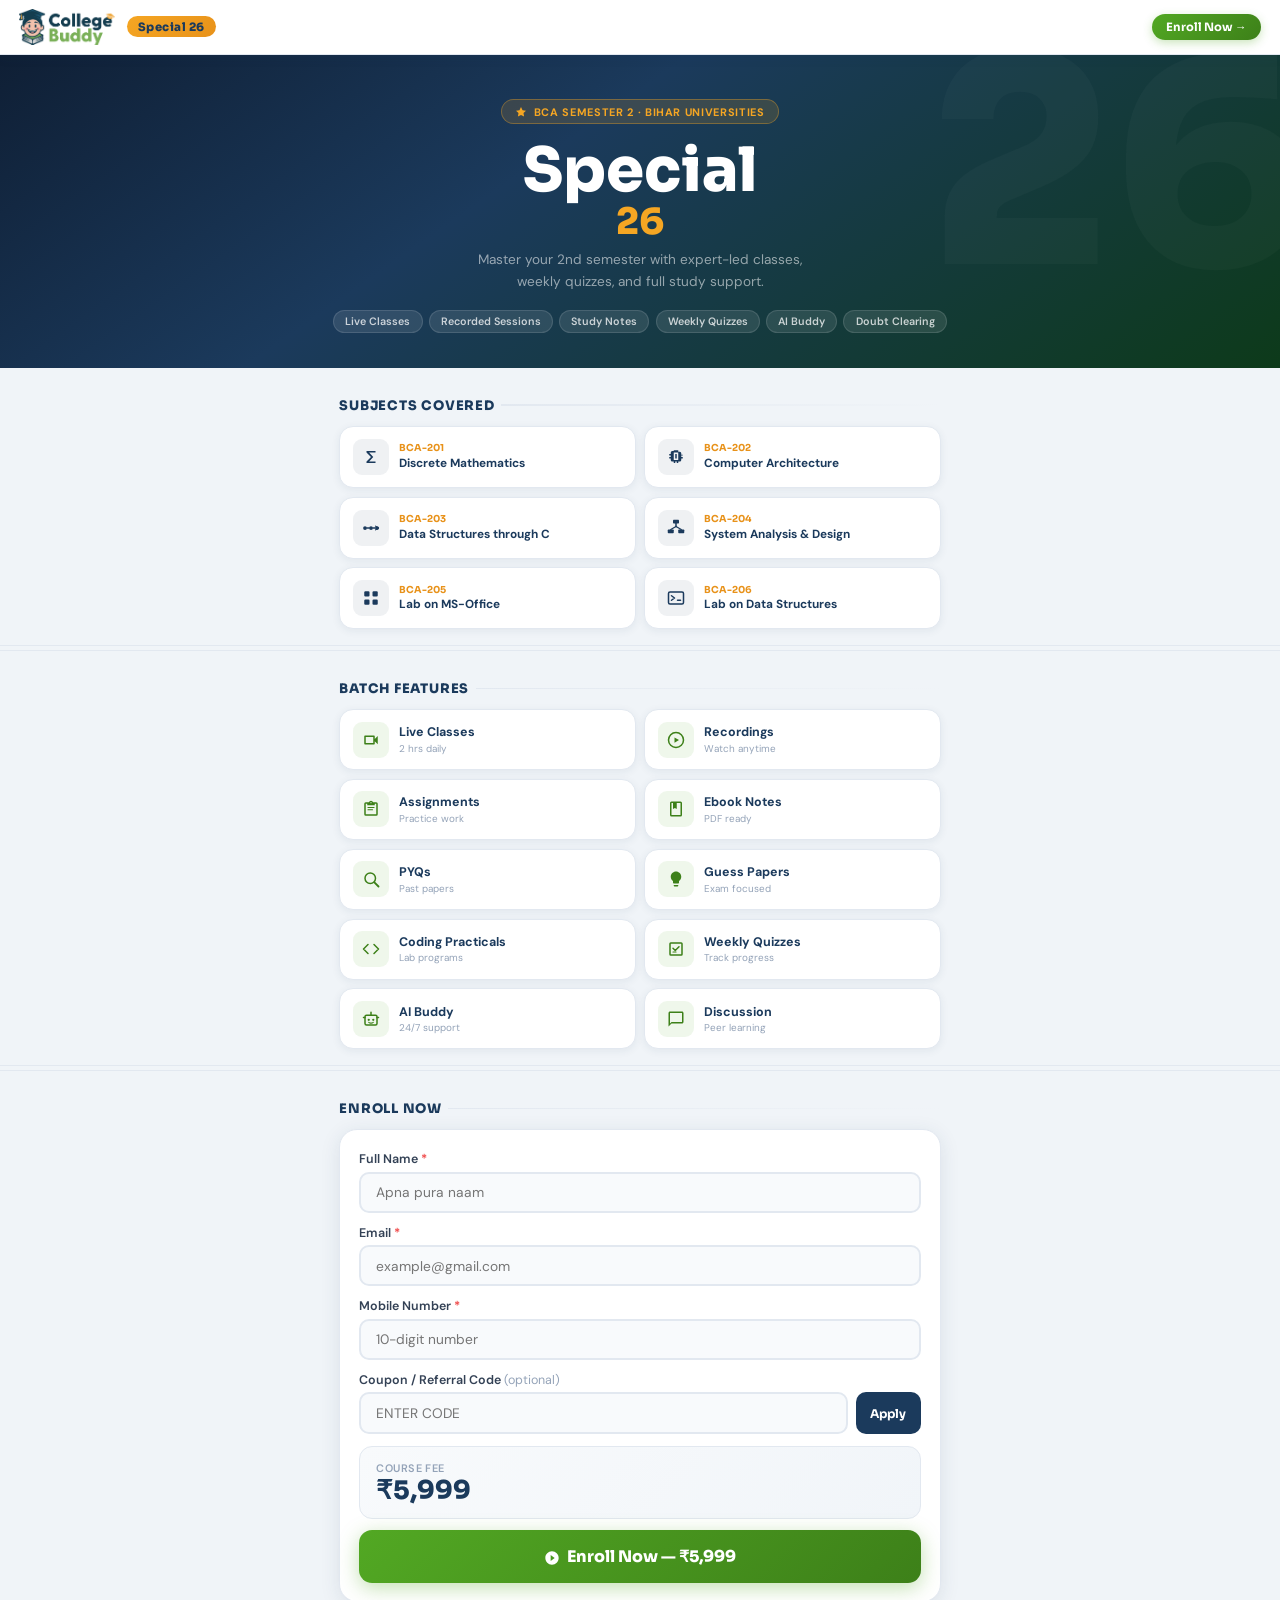
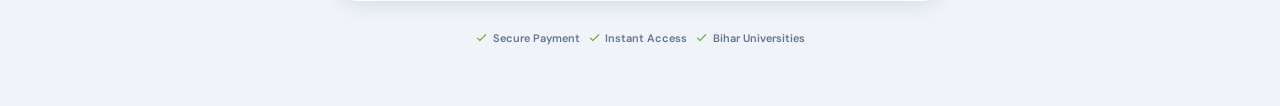
<file: enroll/sem4/english.html>
<!DOCTYPE html>
<html lang="en">
<head>
<meta charset="UTF-8"/>
<meta name="viewport" content="width=device-width, initial-scale=1.0"/>
<title>Special 26 — BCA Sem 2 · College Buddy</title>
<link href="https://fonts.googleapis.com/css2?family=Sora:wght@400;600;700;800;900&family=DM+Sans:wght@400;500;600&display=swap" rel="stylesheet"/>
<link rel="stylesheet" href="../../common.css"/>
<style>
:root { --gold2: #e8921a; }

/* ── NAV ── */
.top-nav{background:var(--white);border-bottom:1.5px solid var(--border);box-shadow:0 2px 12px rgba(27,58,92,.08);position:sticky;top:0;z-index:500;padding:.55rem 1.2rem;display:flex;align-items:center;gap:.75rem;}
.nav-logo{height:36px;object-fit:contain;}
.nav-badge{background:linear-gradient(135deg,var(--gold),var(--gold2));color:var(--navy);font-family:'Sora',sans-serif;font-weight:800;font-size:.72rem;padding:.22rem .7rem;border-radius:99px;letter-spacing:.04em;}
.nav-spacer{flex:1;}
.nav-cta{background:linear-gradient(135deg,var(--green),var(--green2));color:#fff;border:none;border-radius:99px;padding:.38rem .9rem;font-family:'Sora',sans-serif;font-weight:700;font-size:.72rem;cursor:pointer;white-space:nowrap;box-shadow:0 3px 10px rgba(82,168,35,.3);transition:transform .15s;}
.nav-cta:hover{transform:translateY(-1px);}

/* ── HERO ── */
.hero{background:linear-gradient(145deg,#0f1f35 0%,#1b3a5c 40%,#0d3a1a 100%);position:relative;overflow:hidden;padding:2.8rem 1.2rem 2.2rem;text-align:center;}
.hero::before{content:'26';position:absolute;font-family:'Sora',sans-serif;font-weight:900;font-size:18rem;color:rgba(255,255,255,.025);right:-2rem;top:-2rem;line-height:1;pointer-events:none;user-select:none;}
.hero-eyebrow{display:inline-flex;align-items:center;gap:.4rem;background:rgba(245,166,35,.15);border:1px solid rgba(245,166,35,.35);border-radius:99px;padding:.28rem .85rem;font-size:.68rem;font-weight:700;color:var(--gold);text-transform:uppercase;letter-spacing:.06em;margin-bottom:.9rem;}
.hero-eyebrow svg{width:12px;height:12px;fill:var(--gold);}
.hero-title{font-family:'Sora',sans-serif;font-weight:900;font-size:clamp(2.2rem,8vw,3.8rem);color:#fff;line-height:1.05;margin-bottom:.5rem;}
.hero-title em{color:var(--gold);font-style:normal;display:block;font-size:.6em;}
.hero-sub{color:rgba(255,255,255,.55);font-size:.85rem;max-width:340px;margin:0 auto .5rem;line-height:1.65;}
.hero-tags{display:flex;flex-wrap:wrap;gap:.38rem;justify-content:center;margin-top:1rem;}
.hero-tag{background:rgba(255,255,255,.1);color:rgba(255,255,255,.75);border-radius:99px;padding:.22rem .7rem;font-size:.67rem;font-weight:600;border:1px solid rgba(255,255,255,.12);}

/* ── SECTION ── */
.section{padding:1.8rem 1.2rem 1rem;max-width:640px;margin:0 auto;}
.sec-label{font-family:'Sora',sans-serif;font-weight:800;color:var(--navy);font-size:.82rem;text-transform:uppercase;letter-spacing:.06em;margin-bottom:.75rem;display:flex;align-items:center;gap:.4rem;}
.sec-label::after{content:'';flex:1;height:1.5px;background:linear-gradient(90deg,var(--border),transparent);}
.divider{height:6px;background:var(--bg);border-top:1px solid var(--border);border-bottom:1px solid var(--border);}
.bottom-spacer{height:3rem;}
.hidden{display:none!important;}

/* ── SUBJECT TILES — 2 col ── */
.sub-grid{display:grid;grid-template-columns:1fr 1fr;gap:.55rem;}
.sub-tile{background:var(--white);border:1.5px solid var(--border);border-radius:14px;padding:.75rem .8rem;display:flex;align-items:center;gap:.6rem;cursor:pointer;transition:box-shadow .18s,transform .18s,border-color .18s;box-shadow:0 2px 8px rgba(27,58,92,.07);}
.sub-tile:hover{box-shadow:0 5px 18px rgba(27,58,92,.14);transform:translateY(-1px);border-color:var(--navy2);}
.sub-tile:active{transform:translateY(0);}
.sub-tile-icon{width:36px;height:36px;border-radius:9px;background:rgba(27,58,92,.07);display:flex;align-items:center;justify-content:center;flex-shrink:0;}
.sub-tile-icon svg{width:18px;height:18px;color:var(--navy);}
.sub-tile-code{font-family:'Sora',sans-serif;font-weight:700;color:var(--gold2);font-size:.6rem;margin-bottom:.1rem;}
.sub-tile-name{font-weight:700;color:var(--navy);font-size:.74rem;line-height:1.3;}

/* ── FEATURE TILES — 2 col, 5 rows ── */
.feat-grid{display:grid;grid-template-columns:1fr 1fr;gap:.55rem;}
.feat-tile{background:var(--white);border:1.5px solid var(--border);border-radius:14px;padding:.72rem .8rem;display:flex;align-items:center;gap:.6rem;cursor:pointer;transition:box-shadow .18s,transform .18s,border-color .18s;box-shadow:0 2px 8px rgba(27,58,92,.07);}
.feat-tile:hover{box-shadow:0 5px 18px rgba(82,168,35,.15);transform:translateY(-1px);border-color:var(--green);}
.feat-tile:active{transform:translateY(0);}
.feat-tile-icon{width:36px;height:36px;border-radius:9px;background:rgba(82,168,35,.09);display:flex;align-items:center;justify-content:center;flex-shrink:0;}
.feat-tile-icon svg{width:18px;height:18px;color:var(--green2);}
.feat-tile-name{font-weight:700;color:var(--navy);font-size:.78rem;line-height:1.3;}
.feat-tile-hint{font-size:.62rem;color:var(--faint);margin-top:.08rem;}

/* ── MODAL ── */
.modal-backdrop{position:fixed;inset:0;z-index:9000;background:rgba(15,31,53,.55);backdrop-filter:blur(4px);display:flex;align-items:center;justify-content:center;padding:1.2rem;opacity:0;pointer-events:none;transition:opacity .22s;}
.modal-backdrop.open{opacity:1;pointer-events:all;}
.modal{background:var(--white);border-radius:20px;width:100%;max-width:420px;box-shadow:0 20px 60px rgba(15,31,53,.28);transform:translateY(18px) scale(.97);transition:transform .25s cubic-bezier(.34,1.56,.64,1),opacity .22s;opacity:0;overflow:hidden;}
.modal-backdrop.open .modal{transform:translateY(0) scale(1);opacity:1;}

.modal-hdr{padding:.85rem 1rem .7rem;display:flex;align-items:flex-start;gap:.7rem;}
.modal-hdr-icon{width:42px;height:42px;border-radius:11px;display:flex;align-items:center;justify-content:center;flex-shrink:0;}
.modal-hdr-icon.navy{background:rgba(27,58,92,.09);}
.modal-hdr-icon.navy svg{color:var(--navy);}
.modal-hdr-icon.green{background:rgba(82,168,35,.1);}
.modal-hdr-icon.green svg{color:var(--green2);}
.modal-hdr-icon svg{width:22px;height:22px;}
.modal-hdr-code{font-family:'Sora',sans-serif;font-weight:700;color:var(--gold2);font-size:.63rem;background:rgba(245,166,35,.12);padding:.1rem .4rem;border-radius:4px;display:inline-block;margin-bottom:.18rem;}
.modal-hdr-title{font-family:'Sora',sans-serif;font-weight:800;color:var(--navy);font-size:.95rem;line-height:1.2;}
.modal-hdr-sub{font-size:.68rem;color:var(--faint);margin-top:.1rem;}
.modal-close{margin-left:auto;flex-shrink:0;background:none;border:none;cursor:pointer;color:var(--faint);padding:.25rem;border-radius:7px;transition:color .15s,background .15s;line-height:0;}
.modal-close:hover{color:var(--navy);background:#f1f5f9;}
.modal-close svg{width:18px;height:18px;}

.modal-divider{height:1px;background:var(--border);margin:0 1rem;}

/* Subject modal: numbered points */
.modal-points{padding:.75rem 1rem 1rem;display:flex;flex-direction:column;gap:.45rem;}
.modal-point{display:flex;align-items:flex-start;gap:.5rem;font-size:.8rem;color:var(--text);line-height:1.6;}
.modal-point-num{width:20px;height:20px;border-radius:50%;flex-shrink:0;background:var(--navy);color:#fff;font-family:'Sora',sans-serif;font-weight:800;font-size:.62rem;display:flex;align-items:center;justify-content:center;margin-top:.12rem;}
.modal-point-num.green{background:var(--green);}

/* Feature modal: paragraph */
.modal-body{padding:.8rem 1rem 1.1rem;font-size:.82rem;color:var(--muted);line-height:1.75;}

/* ── FORM ── */
.form-card{background:var(--white);border-radius:18px;box-shadow:0 4px 20px rgba(27,58,92,.1);padding:1.3rem 1.2rem 1.1rem;border:1.5px solid var(--border);}
.form-field{margin-bottom:.75rem;}
.form-label{display:block;font-weight:600;font-size:.78rem;color:#334155;margin-bottom:.28rem;}
.form-req{color:var(--red);}
.form-input{width:100%;border:2px solid var(--border);border-radius:10px;padding:.6rem .9rem;font-family:'DM Sans',sans-serif;font-size:.86rem;color:var(--text);background:#f8fafc;outline:none;transition:border-color .2s,box-shadow .2s;-webkit-appearance:none;}
.form-input:focus{border-color:var(--green);box-shadow:0 0 0 3px rgba(82,168,35,.12);background:var(--white);}
.form-input.err{border-color:var(--red)!important;}
.form-err{font-size:.7rem;color:var(--red);margin-top:.2rem;display:none;}
.coupon-row{display:flex;gap:.5rem;}
.coupon-row .form-input{flex:1;}
.btn-apply{border:none;border-radius:10px;padding:.6rem .9rem;font-family:'Sora',sans-serif;font-weight:700;font-size:.75rem;cursor:pointer;white-space:nowrap;flex-shrink:0;background:var(--navy);color:#fff;transition:all .15s;display:flex;align-items:center;justify-content:center;gap:.4rem;}
.btn-apply:hover{background:var(--navy2);}
.btn-apply:disabled{opacity:.5;cursor:not-allowed;}
.apply-spin{width:14px;height:14px;border:2px solid rgba(255,255,255,.4);border-top-color:#fff;border-radius:50%;animation:cspin .7s linear infinite;display:none;flex-shrink:0;}

.price-display{background:linear-gradient(135deg,#f8fafc,#f1f5f9);border:1.5px solid var(--border);border-radius:13px;padding:.9rem 1rem;margin:.7rem 0;display:flex;align-items:center;justify-content:space-between;}
.price-label{font-size:.68rem;color:var(--faint);font-weight:600;text-transform:uppercase;letter-spacing:.04em;}
.price-amount{font-family:'Sora',sans-serif;font-weight:800;color:var(--navy);font-size:1.6rem;line-height:1;margin-top:.2rem;}
.price-amount.discounted{color:var(--green);}
.price-original{font-size:.75rem;color:var(--faint);text-decoration:line-through;margin-top:.12rem;}
.price-badge{background:rgba(82,168,35,.12);color:var(--green2);border-radius:99px;padding:.28rem .72rem;font-family:'Sora',sans-serif;font-weight:700;font-size:.72rem;border:1px solid rgba(82,168,35,.2);}
.coupon-success{display:flex;align-items:center;gap:.4rem;background:rgba(82,168,35,.07);border:1px solid rgba(82,168,35,.2);border-radius:9px;padding:.48rem .75rem;font-size:.73rem;font-weight:600;color:var(--green2);margin-bottom:.6rem;}
.coupon-success svg{width:14px;height:14px;fill:var(--green);flex-shrink:0;}

.btn-enroll{width:100%;border:none;border-radius:13px;padding:1rem;margin-top:.5rem;background:linear-gradient(135deg,var(--green),var(--green2));color:#fff;font-family:'Sora',sans-serif;font-weight:800;font-size:1rem;cursor:pointer;display:flex;align-items:center;justify-content:center;gap:.5rem;box-shadow:0 5px 20px rgba(82,168,35,.35);transition:transform .18s,box-shadow .18s;}
.btn-enroll:hover{transform:translateY(-2px);box-shadow:0 8px 28px rgba(82,168,35,.4);}
.btn-enroll:active{transform:translateY(0);}
.btn-enroll:disabled{opacity:.55;cursor:not-allowed;transform:none!important;}
.btn-enroll .enroll-spin{width:18px;height:18px;border:3px solid rgba(255,255,255,.3);border-top-color:#fff;border-radius:50%;animation:cspin .7s linear infinite;display:none;}
@keyframes cspin{to{transform:rotate(360deg);}}

/* ── TRUST STRIP ── */
.trust-strip{display:flex;flex-wrap:wrap;gap:.5rem;justify-content:center;padding:.8rem 1.2rem;}
.trust-item{display:flex;align-items:center;gap:.3rem;font-size:.68rem;font-weight:600;color:var(--muted);}
.trust-item svg{width:13px;height:13px;fill:var(--green);}

/* ── PAYMENT OVERLAY ── */
.payment-overlay{position:fixed;inset:0;z-index:9999;background:var(--bg);display:none;flex-direction:column;overflow-y:auto;}
.payment-overlay.open{display:flex;animation:slideIn .3s ease;}
@keyframes slideIn{from{opacity:0;transform:translateY(20px);}to{opacity:1;transform:translateY(0);}}
.pay-header{background:var(--white);border-bottom:1.5px solid var(--border);padding:.7rem 1.2rem;display:flex;align-items:center;gap:.7rem;position:sticky;top:0;z-index:10;}
.pay-back{background:none;border:none;cursor:pointer;color:var(--muted);display:flex;align-items:center;padding:.3rem;border-radius:8px;transition:color .15s;}
.pay-back:hover{color:var(--navy);}
.pay-back svg{width:20px;height:20px;}
.pay-header-title{font-family:'Sora',sans-serif;font-weight:800;color:var(--navy);font-size:.9rem;}
.pay-header-sub{font-size:.65rem;color:var(--faint);}
.pay-amount-bar{background:linear-gradient(135deg,var(--navy),var(--navy2));padding:.9rem 1.2rem;display:flex;align-items:center;justify-content:space-between;}
.pay-amt-label{font-size:.65rem;color:rgba(255,255,255,.55);font-weight:600;text-transform:uppercase;letter-spacing:.04em;}
.pay-amt-value{font-family:'Sora',sans-serif;font-weight:800;color:var(--gold);font-size:1.6rem;line-height:1;}
.pay-amt-course{font-size:.68rem;color:rgba(255,255,255,.45);margin-top:.1rem;}
.pay-timer-wrap{background:#fffbeb;border:1.5px solid #fde68a;border-radius:12px;margin:1rem 1.2rem .5rem;padding:.7rem 1rem;display:flex;align-items:center;gap:.7rem;}
.pay-timer-icon{font-size:1.1rem;}
.pay-timer-label{font-size:.7rem;font-weight:600;color:#92400e;}
.pay-timer-value{font-family:'Sora',sans-serif;font-weight:800;color:var(--red);font-size:1.35rem;line-height:1;margin-top:.05rem;}
.pay-timer-wrap.urgent{background:#fef2f2;border-color:#fecaca;}
.pay-timer-wrap.urgent .pay-timer-label{color:#7f1d1d;}
.pay-tabs{display:flex;background:#f1f5f9;border-radius:12px;padding:4px;margin:0 1.2rem .5rem;}
.pay-tab{flex:1;text-align:center;padding:.5rem;border-radius:9px;cursor:pointer;font-family:'Sora',sans-serif;font-weight:700;font-size:.8rem;color:var(--muted);transition:all .2s;display:flex;align-items:center;justify-content:center;gap:.3rem;user-select:none;}
.pay-tab svg{width:14px;height:14px;}
.pay-tab.active{background:var(--white);color:var(--navy);box-shadow:0 2px 8px rgba(27,58,92,.1);}
.pay-panel{padding:.5rem 1.2rem;display:none;}
.pay-panel.active{display:block;}
.qr-card{background:var(--white);border-radius:16px;box-shadow:0 3px 16px rgba(27,58,92,.1);padding:1.1rem;text-align:center;border:1.5px solid var(--border);}
.qr-title{font-family:'Sora',sans-serif;font-weight:800;color:var(--navy);font-size:.88rem;margin-bottom:.75rem;}
.qr-img{width:200px;height:200px;object-fit:contain;border-radius:12px;margin:0 auto .75rem;display:block;border:2px solid var(--border);}
.qr-note{font-size:.72rem;color:var(--muted);line-height:1.6;}
.qr-amount-badge{display:inline-flex;align-items:center;gap:.3rem;background:rgba(82,168,35,.1);color:var(--green2);border-radius:99px;padding:.22rem .7rem;font-family:'Sora',sans-serif;font-weight:700;font-size:.72rem;margin-bottom:.55rem;}
.upi-card{background:var(--white);border-radius:16px;box-shadow:0 3px 16px rgba(27,58,92,.1);padding:1.1rem;border:1.5px solid var(--border);margin-bottom:.6rem;}
.upi-row{display:flex;align-items:center;gap:.6rem;padding:.55rem 0;border-bottom:1px solid #f8fafc;}
.upi-row:last-child{border-bottom:none;padding-bottom:0;}
.upi-row-label{font-size:.72rem;color:var(--faint);flex:1;}
.upi-row-value{font-weight:700;font-size:.82rem;color:var(--navy);}
.upi-copy-btn{background:none;border:1.5px solid var(--border);border-radius:7px;padding:.22rem .55rem;font-size:.65rem;font-weight:700;color:var(--navy);cursor:pointer;font-family:'Sora',sans-serif;transition:all .15s;}
.upi-copy-btn:hover{background:var(--navy);color:#fff;border-color:var(--navy);}
.upi-copy-btn.copied{background:var(--green);color:#fff;border-color:var(--green);}
.upi-steps{background:#f8fafc;border-radius:12px;padding:.75rem .9rem;margin-bottom:.6rem;}
.upi-steps-title{font-family:'Sora',sans-serif;font-weight:700;color:var(--navy);font-size:.78rem;margin-bottom:.5rem;}
.upi-step{display:flex;align-items:flex-start;gap:.5rem;font-size:.72rem;color:var(--text);margin-bottom:.35rem;line-height:1.5;}
.upi-step:last-child{margin-bottom:0;}
.upi-step-num{width:18px;height:18px;border-radius:50%;flex-shrink:0;background:var(--navy);color:#fff;font-family:'Sora',sans-serif;font-weight:800;font-size:.6rem;display:flex;align-items:center;justify-content:center;margin-top:.05rem;}
.pay-bottom{position:sticky;bottom:0;background:rgba(255,255,255,.97);backdrop-filter:blur(10px);border-top:1.5px solid var(--border);padding:.75rem 1.2rem;display:flex;gap:.55rem;}
.btn-help{flex:1;border:2px solid var(--border);background:var(--white);color:var(--muted);border-radius:12px;padding:.72rem;font-family:'Sora',sans-serif;font-weight:700;font-size:.82rem;cursor:pointer;display:flex;align-items:center;justify-content:center;gap:.4rem;transition:all .15s;}
.btn-help:hover{border-color:var(--navy);color:var(--navy);}
.btn-help svg{width:15px;height:15px;}
.btn-paid{flex:2;border:none;background:linear-gradient(135deg,var(--green),var(--green2));color:#fff;border-radius:12px;padding:.72rem;font-family:'Sora',sans-serif;font-weight:700;font-size:.85rem;cursor:pointer;display:flex;align-items:center;justify-content:center;gap:.4rem;box-shadow:0 4px 14px rgba(82,168,35,.3);transition:all .15s;}
.btn-paid:hover{transform:translateY(-1px);}
.btn-paid svg{width:16px;height:16px;}

/* ── CONFETTI ── */
#confettiCanvas{position:fixed;inset:0;pointer-events:none;z-index:99998;display:none;}

/* ── TOAST ── */
#toast{position:fixed;bottom:5.5rem;left:50%;transform:translateX(-50%);background:#1e293b;color:#fff;padding:.48rem 1.1rem;border-radius:99px;font-family:'DM Sans',sans-serif;font-size:.75rem;font-weight:600;z-index:99999;opacity:0;transition:opacity .2s;pointer-events:none;white-space:nowrap;max-width:90vw;overflow:hidden;text-overflow:ellipsis;}
</style>
</head>
<body>

<canvas id="confettiCanvas"></canvas>

<!-- SVG DEFS -->
<svg xmlns="http://www.w3.org/2000/svg" style="display:none;">
  <defs>
    <symbol id="ico-book"     viewBox="0 0 24 24"><path fill="currentColor" d="M18 2H6a2 2 0 0 0-2 2v16a2 2 0 0 0 2 2h12a2 2 0 0 0 2-2V4a2 2 0 0 0-2-2zm0 18H6V4h2v8l2.5-1.5L13 12V4h5v16z"/></symbol>
    <symbol id="ico-math"     viewBox="0 0 24 24"><path fill="currentColor" d="M18 4H6v2l6 6-6 6v2h12v-2h-8.5l5.5-6-5.5-6H18V4z"/></symbol>
    <symbol id="ico-cpu"      viewBox="0 0 24 24"><path fill="currentColor" d="M9 2v2H7a2 2 0 0 0-2 2v2H3v2h2v2H3v2h2v2a2 2 0 0 0 2 2h2v2h2v-2h2v2h2v-2h2a2 2 0 0 0 2-2v-2h2v-2h-2v-2h2V9h-2V7a2 2 0 0 0-2-2h-2V3H9V2zm0 4h6v10H9V6zm2 2v6h2V8h-2z"/></symbol>
    <symbol id="ico-ds"       viewBox="0 0 24 24"><circle cx="4" cy="12" r="2.5" fill="currentColor"/><circle cx="12" cy="12" r="2.5" fill="currentColor"/><circle cx="20" cy="12" r="2.5" fill="currentColor"/><line x1="6.5" y1="12" x2="9.5" y2="12" stroke="currentColor" stroke-width="2" stroke-linecap="round"/><line x1="14.5" y1="12" x2="17.5" y2="12" stroke="currentColor" stroke-width="2" stroke-linecap="round"/><line x1="18" y1="9.5" x2="22" y2="12" stroke="currentColor" stroke-width="1.5" stroke-linecap="round"/><line x1="18" y1="14.5" x2="22" y2="12" stroke="currentColor" stroke-width="1.5" stroke-linecap="round"/></symbol>
    <symbol id="ico-flow"     viewBox="0 0 24 24"><rect x="8" y="1" width="8" height="5" rx="1" fill="currentColor"/><rect x="1" y="14" width="8" height="5" rx="1" fill="currentColor"/><rect x="15" y="14" width="8" height="5" rx="1" fill="currentColor"/><line x1="12" y1="6" x2="12" y2="10" stroke="currentColor" stroke-width="2" stroke-linecap="round"/><path d="M12 10 L5 14" stroke="currentColor" stroke-width="1.8" stroke-linecap="round"/><path d="M12 10 L19 14" stroke="currentColor" stroke-width="1.8" stroke-linecap="round"/></symbol>
    <symbol id="ico-apps"     viewBox="0 0 24 24"><rect x="3" y="3" width="7" height="7" rx="1.5" fill="currentColor"/><rect x="14" y="3" width="7" height="7" rx="1.5" fill="currentColor"/><rect x="3" y="14" width="7" height="7" rx="1.5" fill="currentColor"/><rect x="14" y="14" width="7" height="7" rx="1.5" fill="currentColor"/></symbol>
    <symbol id="ico-terminal" viewBox="0 0 24 24"><rect x="2" y="4" width="20" height="16" rx="2" fill="none" stroke="currentColor" stroke-width="2"/><path d="M6 9l4 3-4 3" stroke="currentColor" stroke-width="2" stroke-linecap="round" stroke-linejoin="round" fill="none"/><line x1="14" y1="15" x2="18" y2="15" stroke="currentColor" stroke-width="2" stroke-linecap="round"/></symbol>
    <symbol id="ico-video"    viewBox="0 0 24 24"><path fill="currentColor" d="M15 8v8H5V8h10m1-2H4a1 1 0 0 0-1 1v10a1 1 0 0 0 1 1h12a1 1 0 0 0 1-1v-3.5l4 4v-11l-4 4V7a1 1 0 0 0-1-1z"/></symbol>
    <symbol id="ico-play"     viewBox="0 0 24 24"><circle cx="12" cy="12" r="10" fill="none" stroke="currentColor" stroke-width="2"/><path fill="currentColor" d="M10 8.5l6 3.5-6 3.5V8.5z"/></symbol>
    <symbol id="ico-clipboard"viewBox="0 0 24 24"><path fill="currentColor" d="M19 3h-4.2A2.99 2.99 0 0 0 12 1a2.99 2.99 0 0 0-2.8 2H5a2 2 0 0 0-2 2v14a2 2 0 0 0 2 2h14a2 2 0 0 0 2-2V5a2 2 0 0 0-2-2zm-7-.25c.41 0 .75.34.75.75s-.34.75-.75.75-.75-.34-.75-.75.34-.75.75-.75zM19 19H5V5h2v2h10V5h2v14z"/><line x1="8" y1="10" x2="16" y2="10" stroke="currentColor" stroke-width="1.5" stroke-linecap="round"/><line x1="8" y1="13" x2="14" y2="13" stroke="currentColor" stroke-width="1.5" stroke-linecap="round"/></symbol>
    <symbol id="ico-search"   viewBox="0 0 24 24"><circle cx="11" cy="11" r="7" fill="none" stroke="currentColor" stroke-width="2"/><line x1="16.5" y1="16.5" x2="22" y2="22" stroke="currentColor" stroke-width="2.5" stroke-linecap="round"/></symbol>
    <symbol id="ico-bulb"     viewBox="0 0 24 24"><path fill="currentColor" d="M9 21c0 .55.45 1 1 1h4c.55 0 1-.45 1-1v-1H9v1zm3-19C8.14 2 5 5.14 5 9c0 2.38 1.19 4.47 3 5.74V17c0 .55.45 1 1 1h6c.55 0 1-.45 1-1v-2.26c1.81-1.27 3-3.36 3-5.74 0-3.86-3.14-7-7-7z"/></symbol>
    <symbol id="ico-code"     viewBox="0 0 24 24"><path fill="none" stroke="currentColor" stroke-width="2" stroke-linecap="round" stroke-linejoin="round" d="M16 18l6-6-6-6M8 6l-6 6 6 6"/></symbol>
    <symbol id="ico-chat"     viewBox="0 0 24 24"><path fill="currentColor" d="M20 2H4c-1.1 0-2 .9-2 2v18l4-4h14c1.1 0 2-.9 2-2V4c0-1.1-.9-2-2-2zm0 14H6l-2 2V4h16v12z"/></symbol>
    <symbol id="ico-pen"      viewBox="0 0 24 24"><path fill="currentColor" d="M3 17.25V21h3.75L17.81 9.94l-3.75-3.75L3 17.25zM20.71 7.04a1 1 0 0 0 0-1.41l-2.34-2.34a1 1 0 0 0-1.41 0l-1.83 1.83 3.75 3.75 1.83-1.83z"/></symbol>
    <symbol id="ico-quiz"     viewBox="0 0 24 24"><path fill="currentColor" d="M19 3H5a2 2 0 0 0-2 2v14a2 2 0 0 0 2 2h14a2 2 0 0 0 2-2V5a2 2 0 0 0-2-2zm0 16H5V5h14v14z"/><path fill="none" stroke="currentColor" stroke-width="2" stroke-linecap="round" stroke-linejoin="round" d="M8 11l3 3 5-5"/><line x1="8" y1="16" x2="12" y2="16" stroke="currentColor" stroke-width="1.5" stroke-linecap="round"/></symbol>
    <symbol id="ico-ai"       viewBox="0 0 24 24"><rect x="4" y="7" width="16" height="13" rx="2" fill="none" stroke="currentColor" stroke-width="2"/><circle cx="9" cy="13" r="1.5" fill="currentColor"/><circle cx="15" cy="13" r="1.5" fill="currentColor"/><path d="M9 16.5c.83.64 2.17 1 3 1 .83 0 2.17-.36 3-1" stroke="currentColor" stroke-width="1.5" stroke-linecap="round" fill="none"/><line x1="12" y1="4" x2="12" y2="7" stroke="currentColor" stroke-width="2" stroke-linecap="round"/><circle cx="12" cy="3" r="1" fill="currentColor"/><line x1="4" y1="10" x2="2" y2="10" stroke="currentColor" stroke-width="2" stroke-linecap="round"/><line x1="22" y1="10" x2="20" y2="10" stroke="currentColor" stroke-width="2" stroke-linecap="round"/></symbol>
  </defs>
</svg>

<!-- NAV -->
<nav class="top-nav">
  <img src="../../images/cbdlogo.png" alt="College Buddy" class="nav-logo"
       onerror="this.outerHTML='<span style=\'font-family:Sora,sans-serif;font-weight:800;color:#1b3a5c;font-size:.95rem\'>College<span style=\'color:#f5a623\'>Buddy</span></span>'"/>
  <span class="nav-badge">Special 26</span>
  <div class="nav-spacer"></div>
  <button class="nav-cta" onclick="scrollToForm()">Enroll Now →</button>
</nav>

<!-- HERO -->
<section class="hero">
  <div class="hero-eyebrow">
    <svg viewBox="0 0 24 24"><path d="M12 2l3.09 6.26L22 9.27l-5 4.87 1.18 6.88L12 17.77l-6.18 3.25L7 14.14 2 9.27l6.91-1.01L12 2z"/></svg>
    BCA Semester 2 · Bihar Universities
  </div>
  <h1 class="hero-title">Special <em>26</em></h1>
  <p class="hero-sub">Master your 2nd semester with expert-led classes, weekly quizzes, and full study support.</p>
  <div class="hero-tags">
    <span class="hero-tag">Live Classes</span>
    <span class="hero-tag">Recorded Sessions</span>
    <span class="hero-tag">Study Notes</span>
    <span class="hero-tag">Weekly Quizzes</span>
    <span class="hero-tag">AI Buddy</span>
    <span class="hero-tag">Doubt Clearing</span>
  </div>
</section>

<!-- SUBJECTS -->
<div class="section">
  <div class="sec-label">Subjects Covered</div>
  <div class="sub-grid" id="subGrid"></div>
</div>

<div class="divider"></div>

<!-- FEATURES -->
<div class="section">
  <div class="sec-label">Batch Features</div>
  <div class="feat-grid" id="featGrid"></div>
</div>

<div class="divider"></div>

<!-- ENROLL FORM -->
<div class="section" id="enrollSection">
  <div class="sec-label">Enroll Now</div>
  <div class="form-card">
    <div class="form-field">
      <label class="form-label">Full Name <span class="form-req">*</span></label>
      <input type="text" id="fName" class="form-input" placeholder="Apna pura naam" autocomplete="name"/>
      <div class="form-err" id="eName">Naam required hai.</div>
    </div>
    <div class="form-field">
      <label class="form-label">Email <span class="form-req">*</span></label>
      <input type="email" id="fEmail" class="form-input" placeholder="example@gmail.com" inputmode="email"/>
      <div class="form-err" id="eEmail">Valid email chahiye.</div>
    </div>
    <div class="form-field">
      <label class="form-label">Mobile Number <span class="form-req">*</span></label>
      <input type="tel" id="fPhone" class="form-input" placeholder="10-digit number" maxlength="10" inputmode="numeric"/>
      <div class="form-err" id="ePhone">Valid 10-digit number chahiye.</div>
    </div>
    <div class="form-field">
      <label class="form-label">Coupon / Referral Code <span style="color:var(--faint);font-weight:400;">(optional)</span></label>
      <div class="coupon-row">
        <input type="text" id="fCoupon" class="form-input" placeholder="Enter code" style="text-transform:uppercase;"/>
        <button class="btn-apply" id="btnApply" onclick="applyCoupon()">
          <div class="apply-spin" id="applySpin"></div>
          <span id="applyTxt">Apply</span>
        </button>
      </div>
      <div class="form-err" id="eCoupon"></div>
    </div>
    <div class="coupon-success hidden" id="couponSuccess">
      <svg viewBox="0 0 24 24"><path d="M9 16.17L4.83 12l-1.42 1.41L9 19 21 7l-1.41-1.41z"/></svg>
      <span id="couponMsg">Coupon applied!</span>
    </div>
    <div class="price-display">
      <div>
        <div class="price-label">Course Fee</div>
        <div class="price-amount" id="priceDisplay">₹5,999</div>
        <div class="price-original hidden" id="priceOriginal">₹5,999</div>
      </div>
      <div class="price-badge hidden" id="priceBadge">₹3,000 OFF</div>
    </div>
    <button class="btn-enroll" id="btnEnroll" onclick="handleEnroll()">
      <div class="enroll-spin" id="enrollSpin"></div>
      <span id="enrollTxt">
        <svg width="16" height="16" viewBox="0 0 24 24" fill="currentColor" style="display:inline;vertical-align:middle;margin-right:4px;"><path d="M12 2C6.48 2 2 6.48 2 12s4.48 10 10 10 10-4.48 10-10S17.52 2 12 2zm-2 14.5v-9l6 4.5-6 4.5z"/></svg>
        Enroll Now — ₹5,999
      </span>
    </button>
  </div>
</div>

<div class="trust-strip">
  <div class="trust-item"><svg viewBox="0 0 24 24"><path d="M9 16.17L4.83 12l-1.42 1.41L9 19 21 7l-1.41-1.41z"/></svg>Secure Payment</div>
  <div class="trust-item"><svg viewBox="0 0 24 24"><path d="M9 16.17L4.83 12l-1.42 1.41L9 19 21 7l-1.41-1.41z"/></svg>Instant Access</div>
  <div class="trust-item"><svg viewBox="0 0 24 24"><path d="M9 16.17L4.83 12l-1.42 1.41L9 19 21 7l-1.41-1.41z"/></svg>Bihar Universities</div>
</div>
<div class="bottom-spacer"></div>

<!-- PAYMENT OVERLAY -->
<div class="payment-overlay" id="paymentOverlay">
  <div class="pay-header">
    <button class="pay-back" onclick="closePayment()">
      <svg viewBox="0 0 24 24" fill="none" stroke="currentColor" stroke-width="2.5" stroke-linecap="round" stroke-linejoin="round"><path d="M19 12H5M12 5l-7 7 7 7"/></svg>
    </button>
    <div>
      <div class="pay-header-title">Complete Payment</div>
      <div class="pay-header-sub">Special 26 · BCA Semester 2</div>
    </div>
  </div>
  <div class="pay-amount-bar">
    <div>
      <div class="pay-amt-label">Amount to Pay</div>
      <div class="pay-amt-value" id="payAmtValue">₹5,999</div>
      <div class="pay-amt-course">BCA Semester 2 · Special 26</div>
    </div>
  </div>
  <div class="pay-timer-wrap" id="payTimerWrap">
    <div class="pay-timer-icon">⏱️</div>
    <div>
      <div class="pay-timer-label">COMPLETE PAYMENT WITHIN</div>
      <div class="pay-timer-value" id="payTimerDisplay">15:00</div>
    </div>
  </div>
  <div class="pay-tabs">
    <div class="pay-tab active" id="tabQR" onclick="switchPayTab('qr')">
      <svg viewBox="0 0 24 24" fill="currentColor"><path d="M3 11h8V3H3v8zm2-6h4v4H5V5zM3 21h8v-8H3v8zm2-6h4v4H5v-4zM13 3v8h8V3h-8zm6 6h-4V5h4v4zM13 13h2v2h-2zM15 15h2v2h-2zM13 17h2v2h-2zM17 13h2v2h-2zM19 15h2v2h-2zM17 17h2v2h-2zM19 19h2v2h-2zM15 19h2v2h-2zM13 19h2v2h-2z"/></svg>
      Scan QR
    </div>
    <div class="pay-tab" id="tabUPI" onclick="switchPayTab('upi')">
      <svg viewBox="0 0 24 24" fill="currentColor"><path d="M20 4H4c-1.11 0-2 .89-2 2v12c0 1.11.89 2 2 2h16c1.11 0 2-.89 2-2V6c0-1.11-.89-2-2-2zm0 14H4v-6h16v6zm0-10H4V6h16v2z"/></svg>
      UPI Transfer
    </div>
  </div>
  <div class="pay-panel active" id="panelQR">
    <div class="qr-card">
      <div class="qr-title">Scan to Pay</div>
      <div class="qr-amount-badge">
        <svg width="12" height="12" viewBox="0 0 24 24" fill="currentColor"><path d="M9 16.17L4.83 12l-1.42 1.41L9 19 21 7l-1.41-1.41z"/></svg>
        <span id="qrAmtBadge">Pay ₹5,999</span>
      </div>
      <img id="qrImage" src="qr5999.png" alt="Scan to Pay" class="qr-img" onerror="this.style.background='#f1f5f9';"/>
      <p class="qr-note">Open any UPI app (PhonePe, GPay, Paytm)<br>Scan this QR code and pay the exact amount.<br><strong>Screenshot lena mat bhulo!</strong></p>
    </div>
  </div>
  <div class="pay-panel" id="panelUPI">
    <div class="upi-card">
      <div class="upi-row">
        <span class="upi-row-label">UPI ID</span>
        <span class="upi-row-value">9801907094@okbizaxis</span>
        <button class="upi-copy-btn" id="btnCopyUPI" onclick="copyUPI()">Copy</button>
      </div>
      <div class="upi-row">
        <span class="upi-row-label">Name</span>
        <span class="upi-row-value">Ankit Kumar</span>
      </div>
      <div class="upi-row">
        <span class="upi-row-label">Amount</span>
        <span class="upi-row-value" id="upiAmtRow" style="color:var(--green);font-weight:800;">₹5,999</span>
      </div>
    </div>
    <div class="upi-steps">
      <div class="upi-steps-title">How to Pay</div>
      <div class="upi-step"><div class="upi-step-num">1</div>PhonePe / GPay / Paytm / any UPI app open karo</div>
      <div class="upi-step"><div class="upi-step-num">2</div>UPI ID: <strong>9801907094@okbizaxis</strong> enter karo</div>
      <div class="upi-step"><div class="upi-step-num">3</div>Exact amount enter karo (<span id="upiStepAmt">₹5,999</span>)</div>
      <div class="upi-step"><div class="upi-step-num">4</div>Payment karo aur screenshot lo</div>
      <div class="upi-step"><div class="upi-step-num">5</div>Neeche "Payment Completed" button dabao</div>
    </div>
  </div>
  <div style="flex:1;min-height:1rem;"></div>
  <div class="pay-bottom">
    <button class="btn-help" onclick="needHelp()">
      <svg viewBox="0 0 24 24" fill="currentColor"><path d="M17.472 14.382c-.297-.149-1.758-.867-2.03-.967-.273-.099-.471-.148-.67.15-.197.297-.767.966-.94 1.164-.173.199-.347.223-.644.075-.297-.15-1.255-.463-2.39-1.475-.883-.788-1.48-1.761-1.653-2.059-.173-.297-.018-.458.13-.606.134-.133.298-.347.446-.52.149-.174.198-.298.298-.497.099-.198.05-.371-.025-.52-.075-.149-.669-1.612-.916-2.207-.242-.579-.487-.5-.669-.51-.173-.008-.371-.01-.57-.01-.198 0-.52.074-.792.372-.272.297-1.04 1.016-1.04 2.479 0 1.462 1.065 2.875 1.213 3.074.149.198 2.096 3.2 5.077 4.487.709.306 1.262.489 1.694.625.712.227 1.36.195 1.871.118.571-.085 1.758-.719 2.006-1.413.248-.694.248-1.289.173-1.413-.074-.124-.272-.198-.57-.347z"/><path d="M12 0C5.373 0 0 5.373 0 12c0 2.126.553 4.121 1.522 5.857L.058 23.5l5.818-1.525A11.939 11.939 0 0 0 12 24c6.627 0 12-5.373 12-12S18.627 0 12 0zm0 21.818a9.804 9.804 0 0 1-5.012-1.369l-.358-.213-3.724.976.994-3.63-.234-.373A9.79 9.79 0 0 1 2.182 12C2.182 6.578 6.578 2.182 12 2.182c5.421 0 9.818 4.396 9.818 9.818 0 5.421-4.397 9.818-9.818 9.818z"/></svg>
      Need Help?
    </button>
    <button class="btn-paid" onclick="paymentCompleted()">
      <svg viewBox="0 0 24 24" fill="currentColor"><path d="M9 16.17L4.83 12l-1.42 1.41L9 19 21 7l-1.41-1.41z"/></svg>
      Payment Completed
    </button>
  </div>
</div>

<!-- MODAL -->
<div class="modal-backdrop" id="modalBackdrop" onclick="closeModalOnBackdrop(event)">
  <div class="modal" id="modal">
    <div class="modal-hdr">
      <div class="modal-hdr-icon" id="modalIcon">
        <svg viewBox="0 0 24 24"><use id="modalIconUse" href="#ico-book"/></svg>
      </div>
      <div style="flex:1;min-width:0;">
        <div class="modal-hdr-code hidden" id="modalCode"></div>
        <div class="modal-hdr-title" id="modalTitle"></div>
        <div class="modal-hdr-sub" id="modalSub"></div>
      </div>
      <button class="modal-close" onclick="closeModal()">
        <svg viewBox="0 0 24 24" fill="none" stroke="currentColor" stroke-width="2.5" stroke-linecap="round"><path d="M18 6L6 18M6 6l12 12"/></svg>
      </button>
    </div>
    <div class="modal-divider"></div>
    <div id="modalContent"></div>
  </div>
</div>

<div id="toast"></div>

<script src="../../common.js"></script>
<script>
'use strict';

// ══════════════════════════════════════════
//  CONFIG
// ══════════════════════════════════════════
const PRICE_FULL   = 5999;
const PRICE_COUPON = 2999;
const SUPPORT_WA   = '919801907094';
const TIMER_MINS   = 5;

// ══════════════════════════════════════════
//  DATA
// ══════════════════════════════════════════
const SUBJECTS = [
  {
    icon: 'ico-math', code: 'BCA-201', label: 'Discrete Mathematics', sub: 'Logic & Structures',
    points: ['Set Theory & Logic — foundations of mathematical reasoning', 'Relations & Functions — mappings, equivalence, partial orders', 'Group Theory — algebraic structures, subgroups, cosets', 'POSET & Lattice — ordered sets and lattice diagrams', 'Graph Theory — paths, trees, Euler & Hamiltonian graphs']
  },
  {
    icon: 'ico-cpu', code: 'BCA-202', label: 'Computer Architecture', sub: 'Hardware & Systems',
    points: ['Number System — binary, octal, hex conversions & arithmetic', 'Boolean Algebra — laws, simplification, K-map', 'Digital Circuits — gates, flip-flops, registers, counters', 'Memory Hierarchy — cache, RAM, ROM, virtual memory', 'I/O Interfaces — buses, interrupts, DMA, peripheral devices']
  },
  {
    icon: 'ico-ds', code: 'BCA-203', label: 'Data Structures through C', sub: 'Arrays to Trees',
    points: ['Structures & Pointers — dynamic memory, pointer arithmetic', 'Arrays & Linked Lists — singly, doubly, circular lists', 'Stack & Queues — LIFO/FIFO, applications, expressions', 'Trees & Graphs — BST, AVL, BFS, DFS traversals', 'Searching & Sorting — bubble, merge, quick, binary search']
  },
  {
    icon: 'ico-flow', code: 'BCA-204', label: 'System Analysis & Design', sub: 'SDLC & Modelling',
    points: ['System Analysis — feasibility, requirements gathering', 'SDLC Models — waterfall, spiral, agile methodologies', 'SRS, ER & DFD — documentation and diagramming', 'Software Testing — unit, integration, system testing', 'System Maintenance — types, change management']
  },
  {
    icon: 'ico-apps', code: 'BCA-205', label: 'Lab on MS-Office', sub: 'Practical Applications',
    points: ['MS Word — formatting, mail merge, tables, styles', 'MS PowerPoint — slides, animations, transitions', 'MS Excel — formulas, charts, pivot tables, VLOOKUP', 'Google Workspace — Docs, Sheets, Slides overview', 'Copilot & AI Tools — productivity with AI assistance']
  },
  {
    icon: 'ico-terminal', code: 'BCA-206', label: 'Lab on Data Structures', sub: 'Coding Practicals in C',
    points: ['Array & Linked List — implementation programs in C', 'Stack & Queue — push/pop, enqueue/dequeue with code', 'DFS & BFS — graph traversal programs', 'Searching & Sorting — implementation of all major algorithms', 'Mini Project — end-to-end DSA problem using C']
  },
];

const FEATURES = [
  {
    icon: 'ico-video', label: 'Live Classes', hint: '2 hrs daily',
    desc: 'Attend daily 2-hour live sessions on Google Meet with experienced teachers from top Bihar colleges. Ask questions in real time and get doubts resolved on the spot. Missed a class? No problem — recordings are available within 2 hours on your dashboard.'
  },
  {
    icon: 'ico-play', label: 'Recordings', hint: 'Watch anytime',
    desc: 'Every live session is recorded and uploaded to your College Buddy dashboard within 2 hours. Rewatch lectures at your own pace, pause and replay difficult concepts, and never miss a topic even on days you cannot attend live.'
  },
  {
    icon: 'ico-clipboard', label: 'Assignments', hint: 'Practice work',
    desc: 'Receive weekly subject-wise assignments and homework that reinforce what you learn in class. Assignments are designed to build exam writing habits and deepen your understanding. Submit online and get feedback from teachers.'
  },
  {
    icon: 'ico-book', label: 'Ebook Notes', hint: 'PDF ready',
    desc: 'Get structured PDF notes for every chapter of all 6 subjects. Notes include definitions, diagrams, examples, and formula sheets — designed specifically for Bihar university exam patterns. Perfect for quick revision before exams.'
  },
  {
    icon: 'ico-search', label: 'PYQs', hint: 'Past papers',
    desc: 'Access a comprehensive bank of previous year questions (PYQs) with detailed solutions for all subjects. Understand the exam pattern, identify important topics, and practice answering in the correct format to score maximum marks.'
  },
  {
    icon: 'ico-bulb', label: 'Guess Papers', hint: 'Exam focused',
    desc: 'Before each exam, receive curated guess papers highlighting the most likely questions based on recent patterns and syllabus weightage. Includes model answers and concise writing tips to help you present answers effectively.'
  },
  {
    icon: 'ico-code', label: 'Coding Practicals', hint: 'Lab programs',
    desc: 'Get complete, well-commented lab programs for BCA-205 (MS Office) and BCA-206 (Data Structures in C). Each program is explained step by step. Includes a mini project and MS Office practical demos to ace your lab exams.'
  },
  {
    icon: 'ico-quiz', label: 'Weekly Quizzes', hint: 'Track progress',
    desc: 'Take subject-wise quizzes every week to test how well you understood the content. Get instant scores, correct answers, and a performance report. Track your improvement over time and see where you need to focus more.'
  },
  {
    icon: 'ico-ai', label: 'AI Buddy', hint: '24/7 support',
    desc: 'Your personal AI study assistant available 24/7. Ask any doubt in Hindi or English and get instant, clear explanations. Generate practice questions, get chapter summaries on demand, and study smarter with the help of latest AI models.'
  },
  {
    icon: 'ico-chat', label: 'Discussion', hint: 'Peer learning',
    desc: 'Join a dedicated discussion group where students, teachers, and mentors interact in English and Hindi. Share notes, ask questions, discuss topics, and learn from peers. A collaborative space designed for BCA Sem 2 students.'
  },
];

// ══════════════════════════════════════════
//  APP STATE
// ══════════════════════════════════════════
const appState = {
  name: '', email: '', phone: '', ref: '',
  coupon: '', finalPrice: PRICE_FULL,
  couponValid: false, enrolled: false,
  startedAt: Date.now(),
};
let payTimerInterval = null;
let paySecondsLeft   = TIMER_MINS * 60;

// ══════════════════════════════════════════
//  RENDER TILES
// ══════════════════════════════════════════
function renderSubjects() {
  const grid = document.getElementById('subGrid');
  grid.innerHTML = SUBJECTS.map((s, i) => `
    <div class="sub-tile" onclick="openSubModal(${i})">
      <div class="sub-tile-icon">
        <svg viewBox="0 0 24 24"><use href="#${s.icon}"/></svg>
      </div>
      <div>
        <div class="sub-tile-code">${s.code}</div>
        <div class="sub-tile-name">${s.label}</div>
      </div>
    </div>`).join('');
}

function renderFeatures() {
  const grid = document.getElementById('featGrid');
  grid.innerHTML = FEATURES.map((f, i) => `
    <div class="feat-tile" onclick="openFeatModal(${i})">
      <div class="feat-tile-icon">
        <svg viewBox="0 0 24 24"><use href="#${f.icon}"/></svg>
      </div>
      <div>
        <div class="feat-tile-name">${f.label}</div>
        <div class="feat-tile-hint">${f.hint}</div>
      </div>
    </div>`).join('');
}

// ══════════════════════════════════════════
//  MODAL
// ══════════════════════════════════════════
function openSubModal(i) {
  const s = SUBJECTS[i];
  document.getElementById('modalIconUse').setAttribute('href', '#' + s.icon);
  document.getElementById('modalIcon').className = 'modal-hdr-icon navy';
  document.getElementById('modalCode').textContent = s.code;
  document.getElementById('modalCode').classList.remove('hidden');
  document.getElementById('modalTitle').textContent = s.label;
  document.getElementById('modalSub').textContent   = s.sub;
  document.getElementById('modalContent').innerHTML = `
    <div class="modal-points">
      ${s.points.map((p, idx) => `
        <div class="modal-point">
          <div class="modal-point-num">${idx + 1}</div>
          <span>${p}</span>
        </div>`).join('')}
    </div>`;
  openModal();
}

function openFeatModal(i) {
  const f = FEATURES[i];
  document.getElementById('modalIconUse').setAttribute('href', '#' + f.icon);
  document.getElementById('modalIcon').className = 'modal-hdr-icon green';
  document.getElementById('modalCode').classList.add('hidden');
  document.getElementById('modalTitle').textContent = f.label;
  document.getElementById('modalSub').textContent   = f.hint;
  document.getElementById('modalContent').innerHTML = `<div class="modal-body">${f.desc}</div>`;
  openModal();
}

function openModal() {
  document.getElementById('modalBackdrop').classList.add('open');
  document.body.style.overflow = 'hidden';
}

function closeModal() {
  document.getElementById('modalBackdrop').classList.remove('open');
  document.body.style.overflow = '';
}

function closeModalOnBackdrop(e) {
  if (e.target === document.getElementById('modalBackdrop')) closeModal();
}

// close modal on Escape
document.addEventListener('keydown', e => { if (e.key === 'Escape') closeModal(); });

// ══════════════════════════════════════════
//  SCROLL TO FORM
// ══════════════════════════════════════════
function scrollToForm() {
  document.getElementById('enrollSection').scrollIntoView({ behavior: 'smooth', block: 'start' });
  setTimeout(() => document.getElementById('fName').focus(), 600);
}

// ══════════════════════════════════════════
//  COUPON
// ══════════════════════════════════════════
async function applyCoupon() {
  const code = document.getElementById('fCoupon').value.trim().toUpperCase();
  if (!code) { showFormErr('eCoupon', 'Code enter karo.'); return; }
  clearFormErr('eCoupon');

  const btn  = document.getElementById('btnApply');
  const spin = document.getElementById('applySpin');
  const txt  = document.getElementById('applyTxt');
  btn.disabled = true; spin.style.display = 'block'; txt.style.display = 'none';

  try {
    const res  = await fetch(ENROLLMENT_URL_4 + '?action=validateCoupon&code=' + encodeURIComponent(code));
    const data = await res.json();
    if (data.status === 'valid') {
      appState.coupon = code; appState.couponValid = true;
      appState.finalPrice = data.finalPrice || PRICE_COUPON;
      document.getElementById('priceDisplay').textContent  = '₹' + fmt(appState.finalPrice);
      document.getElementById('priceDisplay').classList.add('discounted');
      document.getElementById('priceOriginal').textContent = '₹' + fmt(PRICE_FULL);
      document.getElementById('priceOriginal').classList.remove('hidden');
      document.getElementById('priceBadge').textContent    = '₹' + fmt(PRICE_FULL - appState.finalPrice) + ' OFF';
      document.getElementById('priceBadge').classList.remove('hidden');
      document.getElementById('couponMsg').textContent     = '🎉 Coupon valid! ₹' + fmt(data.discount) + ' discount' + (data.referrerName ? ' — referred by ' + data.referrerName : '');
      document.getElementById('couponSuccess').classList.remove('hidden');
      updateEnrollBtn();
      showToast('Coupon applied! ₹' + fmt(data.discount) + ' off 🎉', 'success');
      launchConfetti();
      if (appState.enrolled && appState.phone)
        postBackend({ action:'updateCoupon', mobile:appState.phone, coupon:code, finalPrice:appState.finalPrice, timeSpent:getTimeSpent() }).catch(()=>{});
    } else {
      showFormErr('eCoupon', data.message || 'Invalid coupon code.');
      showToast(data.message || 'Invalid coupon.', 'error');
    }
  } catch(_) { showFormErr('eCoupon', 'Network error. Try again.'); }

  btn.disabled = false; spin.style.display = 'none'; txt.style.display = 'block';
}

// ══════════════════════════════════════════
//  ENROLL
// ══════════════════════════════════════════
async function handleEnroll() {
  const name  = document.getElementById('fName').value.trim();
  const email = document.getElementById('fEmail').value.trim();
  const phone = document.getElementById('fPhone').value.trim();
  let ok = true;

  if (!name)                                      { showFormErr('eName',  'Naam required hai.');            ok = false; } else clearFormErr('eName');
  if (!/^[^\s@]+@[^\s@]+\.[^\s@]+$/.test(email)) { showFormErr('eEmail', 'Valid email chahiye.');          ok = false; } else clearFormErr('eEmail');
  if (!/^\d{10}$/.test(phone))                    { showFormErr('ePhone', 'Valid 10-digit number chahiye.'); ok = false; } else clearFormErr('ePhone');
  if (!ok) return;

  appState.name = name; appState.email = email; appState.phone = phone;
  if (!appState.ref) appState.ref = document.getElementById('fCoupon').value.trim();

  const cbUser = typeof getUser !== 'undefined' ? getUser() : null;
  setBtnLoad(true);

  postBackend({
    action: 'saveEnrollment', name, email, mobile: phone,
    ref: appState.ref || '',
    registered: cbUser ? 'Yes' : 'No',
    timeSpent: getTimeSpent(),
  }).then(() => {
    appState.enrolled = true;
    if (appState.couponValid && appState.coupon)
      postBackend({ action:'updateCoupon', mobile:phone, coupon:appState.coupon, finalPrice:appState.finalPrice, timeSpent:getTimeSpent() }).catch(()=>{});
  }).catch(() => {});

  setBtnLoad(false);
  openPayment();
}

// ══════════════════════════════════════════
//  PAYMENT
// ══════════════════════════════════════════
function openPayment() {
  const amt = appState.finalPrice;
  document.getElementById('payAmtValue').textContent = '₹' + fmt(amt);
  document.getElementById('qrAmtBadge').textContent  = 'Pay ₹' + fmt(amt);
  document.getElementById('upiAmtRow').textContent   = '₹' + fmt(amt);
  document.getElementById('upiStepAmt').textContent  = '₹' + fmt(amt);
  document.getElementById('qrImage').src = amt <= PRICE_COUPON ? 'qr2999.png' : 'qr5999.png';
  document.getElementById('paymentOverlay').classList.add('open');
  document.body.style.overflow = 'hidden';
  startPayTimer();
}

function closePayment() {
  document.getElementById('paymentOverlay').classList.remove('open');
  document.body.style.overflow = '';
  clearInterval(payTimerInterval);
  payTimerInterval = null;
  if (appState.phone) postBackend({ action:'updateTimeSpent', mobile:appState.phone, timeSpent:getTimeSpent() }).catch(()=>{});
}

function switchPayTab(tab) {
  document.getElementById('tabQR').classList.toggle('active',  tab === 'qr');
  document.getElementById('tabUPI').classList.toggle('active', tab === 'upi');
  document.getElementById('panelQR').classList.toggle('active',  tab === 'qr');
  document.getElementById('panelUPI').classList.toggle('active', tab === 'upi');
}

function startPayTimer() {
  paySecondsLeft = TIMER_MINS * 60;
  clearInterval(payTimerInterval);
  updateTimerDisplay();
  payTimerInterval = setInterval(() => {
    paySecondsLeft--;
    updateTimerDisplay();
    if (paySecondsLeft <= 0) clearInterval(payTimerInterval);
  }, 1000);
}

function updateTimerDisplay() {
  const m = Math.floor(paySecondsLeft / 60), s = paySecondsLeft % 60;
  document.getElementById('payTimerDisplay').textContent = String(m).padStart(2,'0') + ':' + String(s).padStart(2,'0');
  document.getElementById('payTimerWrap').classList.toggle('urgent', paySecondsLeft < 120);
}

function copyUPI() {
  navigator.clipboard.writeText('9801907094@okbizaxis').then(() => {
    const btn = document.getElementById('btnCopyUPI');
    btn.textContent = 'Copied!'; btn.classList.add('copied');
    setTimeout(() => { btn.textContent = 'Copy'; btn.classList.remove('copied'); }, 2000);
    showToast('UPI ID copied!', 'success');
  });
}

function needHelp() {
  const u = appState;
  const msg = `Hi, I need help with payment for College Buddy Special 26 (BCA Sem 2).\n\nName: ${u.name||'—'}\nMobile: ${u.phone||'—'}\nEmail: ${u.email||'—'}\nAmount: ₹${fmt(u.finalPrice)}\n\nPlease help me complete the payment.`;
  if (appState.phone) postBackend({ action:'updatePayment', mobile:appState.phone, status:'Help Requested', method:'', notes:'User asked for help', timeSpent:getTimeSpent() }).catch(()=>{});
  window.open('https://wa.me/' + SUPPORT_WA + '?text=' + encodeURIComponent(msg), '_blank');
}

function paymentCompleted() {
  const u = appState;
  const method = document.getElementById('tabUPI').classList.contains('active') ? 'UPI Transfer' : 'QR Scan';
  const nowStr = new Date().toLocaleString('en-IN', { timeZone: 'Asia/Kolkata' });
  const msg = `Hi! I have completed the payment for College Buddy Special 26 (BCA Sem 2). Please activate my course.\n\nName: ${u.name||'—'}\nMobile: ${u.phone||'—'}\nEmail: ${u.email||'—'}\nAmount Paid: ₹${fmt(u.finalPrice)}\nPayment Method: ${method}\nPaid on: ${nowStr}\n\nKindly confirm and activate my access. Thank you!`;
  if (appState.phone) postBackend({ action:'updatePayment', mobile:appState.phone, status:'Completed', method, notes:'User confirmed payment', timeSpent:getTimeSpent() }).catch(()=>{});
  launchConfetti();
  window.open('https://wa.me/' + SUPPORT_WA + '?text=' + encodeURIComponent(msg), '_blank');
}

// ══════════════════════════════════════════
//  CONFETTI
// ══════════════════════════════════════════
function launchConfetti() {
  const canvas = document.getElementById('confettiCanvas');
  const ctx    = canvas.getContext('2d');
  canvas.style.display = 'block';
  canvas.width  = window.innerWidth;
  canvas.height = window.innerHeight;
  const colors = ['#f5a623','#52a823','#1b3a5c','#ef4444','#ffffff','#ffd700','#3d8019'];
  const pieces = Array.from({ length: 140 }, () => ({
    x: Math.random() * canvas.width, y: Math.random() * canvas.height - canvas.height,
    r: Math.random() * 7 + 3, d: Math.random() * 140 + 10,
    color: colors[Math.floor(Math.random() * colors.length)],
    tilt: 0, tiltAngle: 0, tiltSpeed: Math.random() * 0.1 + 0.05,
    speed: Math.random() * 3 + 2, shape: Math.random() > 0.5 ? 'rect' : 'circle',
  }));
  let angle = 0, frame = 0;
  function draw() {
    ctx.clearRect(0, 0, canvas.width, canvas.height);
    angle += 0.01;
    pieces.forEach(p => {
      p.tiltAngle += p.tiltSpeed; p.y += p.speed; p.x += Math.sin(angle + p.d) * 1.2;
      p.tilt = Math.sin(p.tiltAngle) * 12;
      ctx.beginPath(); ctx.fillStyle = p.color;
      if (p.shape === 'circle') { ctx.arc(p.x, p.y, p.r, 0, Math.PI * 2); }
      else { ctx.save(); ctx.translate(p.x, p.y); ctx.rotate(p.tilt * Math.PI / 180); ctx.rect(-p.r, -p.r / 2, p.r * 2, p.r); ctx.restore(); }
      ctx.fill();
      if (p.y > canvas.height) { p.y = -10; p.x = Math.random() * canvas.width; }
    });
    frame++;
    if (frame < 220) requestAnimationFrame(draw);
    else { ctx.clearRect(0, 0, canvas.width, canvas.height); canvas.style.display = 'none'; }
  }
  draw();
}

// ══════════════════════════════════════════
//  BACKEND
// ══════════════════════════════════════════
async function postBackend(body) {
  const res = await fetch(ENROLLMENT_URL_4, { method: 'POST', body: JSON.stringify(body) });
  return res.json();
}

// ══════════════════════════════════════════
//  UTILS
// ══════════════════════════════════════════
function updateEnrollBtn() {
  document.getElementById('enrollTxt').innerHTML =
    `<svg width="16" height="16" viewBox="0 0 24 24" fill="currentColor" style="display:inline;vertical-align:middle;margin-right:4px;"><path d="M12 2C6.48 2 2 6.48 2 12s4.48 10 10 10 10-4.48 10-10S17.52 2 12 2zm-2 14.5v-9l6 4.5-6 4.5z"/></svg>Enroll Now — ₹${fmt(appState.finalPrice)}`;
}

function setBtnLoad(loading) {
  const btn  = document.getElementById('btnEnroll');
  const spin = document.getElementById('enrollSpin');
  const txt  = document.getElementById('enrollTxt');
  btn.disabled = loading; spin.style.display = loading ? 'block' : 'none'; txt.style.display = loading ? 'none' : 'inline';
}

function getTimeSpent() { return Math.round((Date.now() - appState.startedAt) / 1000); }
function fmt(n) { return Number(n).toLocaleString('en-IN'); }

function showFormErr(id, msg) { const el = document.getElementById(id); if (el) { el.textContent = msg; el.style.display = 'block'; } }
function clearFormErr(id)     { const el = document.getElementById(id); if (el) el.style.display = 'none'; }

// ══════════════════════════════════════════
//  BOOT
// ══════════════════════════════════════════
(function boot() {
  const p = new URLSearchParams(window.location.search);
  if (p.get('name'))   { document.getElementById('fName').value   = p.get('name');                    appState.name  = p.get('name'); }
  if (p.get('email'))  { document.getElementById('fEmail').value  = p.get('email');                   appState.email = p.get('email'); }
  if (p.get('mobile')) { document.getElementById('fPhone').value  = p.get('mobile');                  appState.phone = p.get('mobile'); }
  if (p.get('ref'))    { document.getElementById('fCoupon').value = p.get('ref').toUpperCase();        appState.ref   = p.get('ref'); }

  renderSubjects();
  renderFeatures();
})();
</script>
</body>
</html>
</file>
<file: common.css>
/* ═══════════════════════════════════════════════════
   College Buddy — common.css
   Include in every HTML page via:
     <link rel="stylesheet" href="../common.css"/>
   ═══════════════════════════════════════════════════ */

/* ── FONTS (imported in each HTML head) ─────────────
   Add to each page <head>:
   <link href="https://fonts.googleapis.com/css2?family=Sora:wght@400;600;700;800&family=DM+Sans:wght@400;500;600&display=swap" rel="stylesheet"/>
   ─────────────────────────────────────────────────── */

:root {
  --navy:   #1b3a5c;
  --navy2:  #254e7a;
  --green:  #52a823;
  --green2: #3d8019;
  --gold:   #f5a623;
  --bg:     #f0f4f8;
  --red:    #ef4444;
  --red2:   #dc2626;
  --blue:   #3b82f6;
  --orange: #f97316;
  --white:  #ffffff;
  --surface:#ffffff;
  --border: #e2e8f0;
  --text:   #1e293b;
  --muted:  #64748b;
  --faint:  #94a3b8;
  --radius: 14px;
  --shadow: 0 4px 20px rgba(27,58,92,.09);
  --shadow-lg: 0 8px 32px rgba(27,58,92,.14);
}

*, *::before, *::after { box-sizing: border-box; margin: 0; padding: 0; }
html { scroll-behavior: smooth; -webkit-text-size-adjust: 100%; }
body {
  font-family: 'DM Sans', 'Poppins', sans-serif;
  background: var(--bg);
  color: var(--text);
  min-height: 100vh;
  -webkit-font-smoothing: antialiased;
}

/* ── TYPOGRAPHY ─────────────────────────────────── */
.font-display { font-family: 'Sora', 'Nunito', sans-serif; }

/* ── SHARED NAV ─────────────────────────────────── */
.cb-nav {
  background: var(--white);
  position: sticky; top: 0; z-index: 200;
  box-shadow: 0 2px 10px rgba(27,58,92,.08);
  border-bottom: 1.5px solid var(--border);
}
.cb-nav-inner {
  max-width: 680px; margin: 0 auto;
  display: flex; align-items: center; gap: .65rem;
  padding: .48rem 1rem;
}
.cb-nav-logo {
  height: 38px; object-fit: contain; flex-shrink: 0;
}
.cb-nav-title {
  font-family: 'Sora', sans-serif; font-weight: 800;
  color: var(--navy); font-size: .92rem; flex: 1;
}
.cb-nav-badge {
  background: var(--gold); color: var(--navy);
  font-family: 'Sora', sans-serif; font-weight: 800;
  font-size: .65rem; padding: .2rem .6rem;
  border-radius: 99px; white-space: nowrap;
}

/* ── BOTTOM NAV ─────────────────────────────────── */
.bottom-nav {
  position: fixed; bottom: 0; left: 0; right: 0; z-index: 300;
  background: var(--white);
  border-top: 1.5px solid var(--border);
  box-shadow: 0 -4px 18px rgba(27,58,92,.09);
  padding: .3rem 0 env(safe-area-inset-bottom,.3rem);
  display: flex; justify-content: space-around; align-items: center;
}
.bn-item {
  display: flex; flex-direction: column; align-items: center;
  gap: .12rem; flex: 1; cursor: pointer;
  padding: .35rem .25rem;
  text-decoration: none; color: var(--faint);
  transition: color .2s; border: none; background: none;
  outline: none; font-family: inherit;
}
.bn-item.active { color: var(--green); }
.bn-item:hover { color: var(--navy); }
.bn-icon {
  font-size: 1.25rem; line-height: 1;
  transition: transform .2s;
}
.bn-item.active .bn-icon { transform: translateY(-1px); }
.bn-label {
  font-size: .58rem; font-weight: 600;
  letter-spacing: .02em; text-transform: uppercase;
}

/* ── CARDS ──────────────────────────────────────── */
.card {
  background: var(--white); border-radius: 18px;
  box-shadow: var(--shadow); overflow: hidden;
  margin-bottom: 1rem;
}
.card-body { padding: 1.4rem 1.25rem; }
@media(min-width:500px){ .card-body { padding: 1.75rem; } }

/* ── HERO STRIP ─────────────────────────────────── */
.hero-strip {
  background: linear-gradient(135deg, #1b3a5c 0%, #1e4d7a 55%, #1a5e38 100%);
  padding: 1.4rem 1rem 1.6rem; text-align: center;
  position: relative; overflow: hidden; margin-bottom: 1rem;
}
.hero-strip::after {
  content: '{ }'; position: absolute;
  font-family: 'Sora', sans-serif; font-weight: 800;
  font-size: 9rem; color: rgba(255,255,255,.04);
  right: -1rem; bottom: -1.5rem; pointer-events: none; line-height: 1;
}
.hero-strip .chip {
  display: inline-flex; align-items: center; gap: .28rem;
  background: rgba(255,255,255,.12); border: 1px solid rgba(255,255,255,.2);
  border-radius: 99px; padding: .22rem .8rem;
  color: #a8e063; font-size: .7rem; font-weight: 700; margin-bottom: .5rem;
}
.hero-strip h1 {
  font-family: 'Sora', sans-serif; font-weight: 800;
  color: #fff; font-size: clamp(1.3rem,5vw,1.8rem); line-height: 1.22;
}
.hero-strip h1 em { color: var(--gold); font-style: normal; }
.hero-strip p { color: rgba(255,255,255,.65); font-size: .78rem; margin-top: .3rem; }

/* ── FORM FIELDS ────────────────────────────────── */
.field { margin-bottom: .9rem; }
.lbl {
  display: block; font-weight: 600; font-size: .8rem;
  color: #334155; margin-bottom: .28rem;
}
.req { color: var(--red); }
.fi {
  width: 100%; border: 2px solid var(--border);
  border-radius: 10px; padding: .62rem .9rem;
  font-family: 'DM Sans', 'Poppins', sans-serif;
  font-size: .87rem; color: var(--text); background: #f8fafc;
  outline: none; transition: border-color .2s, box-shadow .2s;
  -webkit-appearance: none; appearance: none;
}
.fi:focus {
  border-color: var(--green);
  box-shadow: 0 0 0 3px rgba(82,168,35,.13);
  background: var(--white);
}
.fi.err { border-color: var(--red) !important; }
.et {
  font-size: .71rem; color: var(--red);
  margin-top: .22rem; display: none;
}
select.fi {
  background-image: url("data:image/svg+xml,%3Csvg xmlns='http://www.w3.org/2000/svg' width='11' height='7' viewBox='0 0 11 7'%3E%3Cpath d='M1 1l4.5 4.5L10 1' stroke='%231b3a5c' stroke-width='1.8' fill='none' stroke-linecap='round'/%3E%3C/svg%3E");
  background-repeat: no-repeat; background-position: right .85rem center;
  padding-right: 2.2rem; cursor: pointer;
}

/* ── BUTTONS ─────────────────────────────────────── */
.btn {
  width: 100%; border: none; border-radius: 12px; padding: .88rem;
  font-family: 'Sora', sans-serif; font-weight: 700; font-size: .95rem;
  cursor: pointer; display: flex; align-items: center;
  justify-content: center; gap: .5rem;
  transition: transform .15s, box-shadow .15s, opacity .15s;
}
.btn:hover  { transform: translateY(-1px); }
.btn:active { transform: translateY(0); }
.btn:disabled { opacity: .55; cursor: not-allowed; transform: none !important; }

.btn-green  { background: linear-gradient(135deg,var(--green),var(--green2)); color:#fff; box-shadow:0 4px 16px rgba(82,168,35,.35); }
.btn-navy   { background: linear-gradient(135deg,var(--navy),var(--navy2));   color:#fff; box-shadow:0 4px 16px rgba(27,58,92,.25); }
.btn-red    { background: linear-gradient(135deg,var(--red),var(--red2));     color:#fff; box-shadow:0 4px 14px rgba(239,68,68,.3); }
.btn-gold   { background: linear-gradient(135deg,var(--gold),#e8921a);        color:#fff; box-shadow:0 4px 14px rgba(245,166,35,.35); }
.btn-wa     { background: linear-gradient(135deg,#25d366,#128c7e);            color:#fff; box-shadow:0 4px 16px rgba(37,211,102,.35); }
.btn-outline{ background:var(--white); border:2px solid var(--border); color:var(--navy); box-shadow:none; }
.btn-outline:hover { border-color: var(--navy); }
.btn-sm     { padding: .52rem .9rem; font-size: .8rem; border-radius: 9px; width:auto; }

/* ── SPINNER ─────────────────────────────────────── */
.spin {
  width: 16px; height: 16px;
  border: 3px solid rgba(255,255,255,.3); border-top-color: #fff;
  border-radius: 50%; animation: sp .7s linear infinite; display: none;
}
@keyframes sp { to { transform: rotate(360deg); } }

/* ── LOADING SCREEN ─────────────────────────────── */
.loading-screen { text-align: center; padding: 5rem 1rem; }
.loader {
  width: 52px; height: 52px;
  border: 5px solid var(--border); border-top-color: var(--green);
  border-radius: 50%; animation: sp .85s linear infinite;
  margin: 0 auto 1rem;
}
.loader-text { font-family:'Sora',sans-serif; font-weight:800; color:var(--navy); font-size:1rem; }
.loader-sub  { font-size:.78rem; color:var(--faint); margin-top:.25rem; }

/* ── SCREENS ─────────────────────────────────────── */
.screen { display: none; max-width: 680px; margin: 0 auto; padding: 1.2rem 1rem 6rem; }
.screen.active { display: block; animation: fadeUp .32s ease both; }
@keyframes fadeUp {
  from { opacity: 0; transform: translateY(14px); }
  to   { opacity: 1; transform: translateY(0); }
}

/* ── EMPTY STATE ─────────────────────────────────── */
.empty-state { text-align:center; padding:2.5rem 1rem; color:var(--faint); font-size:.82rem; }
.empty-state .ei { font-size:2.2rem; margin-bottom:.4rem; }

/* ── SECTION TITLE ───────────────────────────────── */
.sec-title {
  font-family:'Sora',sans-serif; font-weight:800;
  color:var(--navy); font-size:.9rem; margin-bottom:.65rem;
}

/* ── INFO BOXES ─────────────────────────────────── */
.info-row { display:grid; grid-template-columns: repeat(3,1fr); gap:.55rem; margin-bottom:1rem; }
.info-box {
  background:linear-gradient(135deg,var(--navy),var(--navy2));
  border-radius:14px; padding:.8rem .6rem; text-align:center;
}
.ib-num {
  font-family:'Sora',sans-serif; font-weight:800;
  color:var(--gold); font-size:1.65rem; line-height:1;
}
.ib-lbl {
  font-size:.6rem; color:rgba(255,255,255,.6); margin-top:.12rem;
  font-weight:600; text-transform:uppercase; letter-spacing:.03em;
}

/* ── SCORE LEGEND ────────────────────────────────── */
.score-legend {
  background:var(--white); border-radius:14px;
  padding:.85rem 1rem; box-shadow:var(--shadow); margin-bottom:1rem;
}
.sl-title {
  font-family:'Sora',sans-serif; font-weight:800;
  color:var(--navy); font-size:.83rem; margin-bottom:.5rem;
}
.sl-row { display:flex; gap:.38rem; flex-wrap:wrap; }
.sl-badge {
  display:inline-flex; align-items:center; gap:.28rem;
  border-radius:99px; padding:.23rem .62rem;
  font-size:.69rem; font-weight:700;
}
.sl-badge.fast   { background:rgba(82,168,35,.12); color:var(--green2); }
.sl-badge.medium { background:rgba(59,130,246,.1);  color:#1d4ed8; }
.sl-badge.slow   { background:rgba(249,115,22,.1);  color:#c2410c; }
.sl-badge.wrong  { background:rgba(239,68,68,.1);   color:var(--red2); }
.sl-badge.skip   { background:#f1f5f9;              color:var(--muted); }

/* ── AUTH TABS ───────────────────────────────────── */
.auth-tabs {
  display:flex; gap:0; background:#f1f5f9;
  border-radius:12px; padding:4px; margin-bottom:1.1rem;
}
.auth-tab {
  flex:1; text-align:center; padding:.48rem; border-radius:9px;
  cursor:pointer; font-family:'Sora',sans-serif; font-weight:700;
  font-size:.8rem; color:var(--muted); transition:all .2s;
}
.auth-tab.active {
  background:var(--white); color:var(--navy);
  box-shadow:0 2px 8px rgba(27,58,92,.1);
}

/* ── LINK TEXT ───────────────────────────────────── */
.link-text {
  color:var(--green2); font-size:.77rem; font-weight:600;
  cursor:pointer; text-decoration:underline;
}

/* ── RESPONSIVE ──────────────────────────────────── */
@media(max-width:380px){
  .info-row { grid-template-columns: repeat(3,1fr); }
  .sl-row   { gap:.28rem; }
}
</file>
